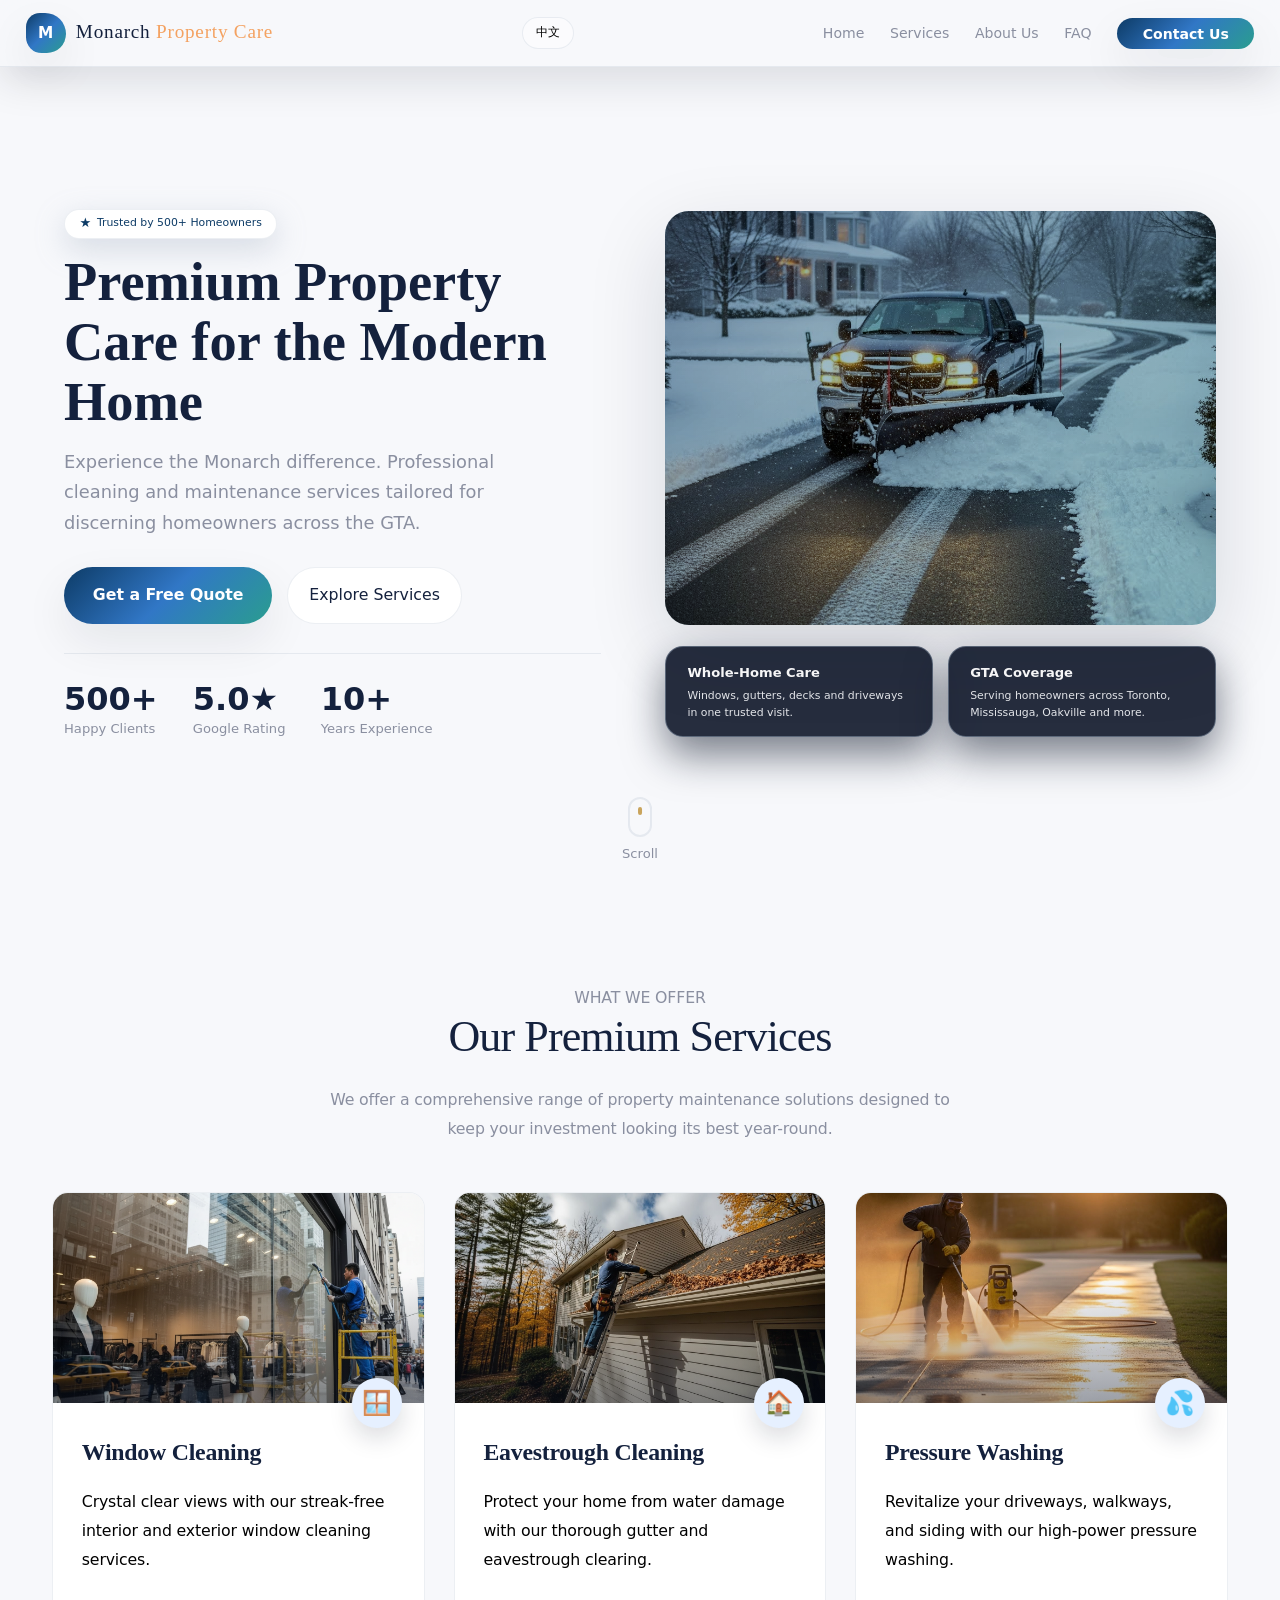
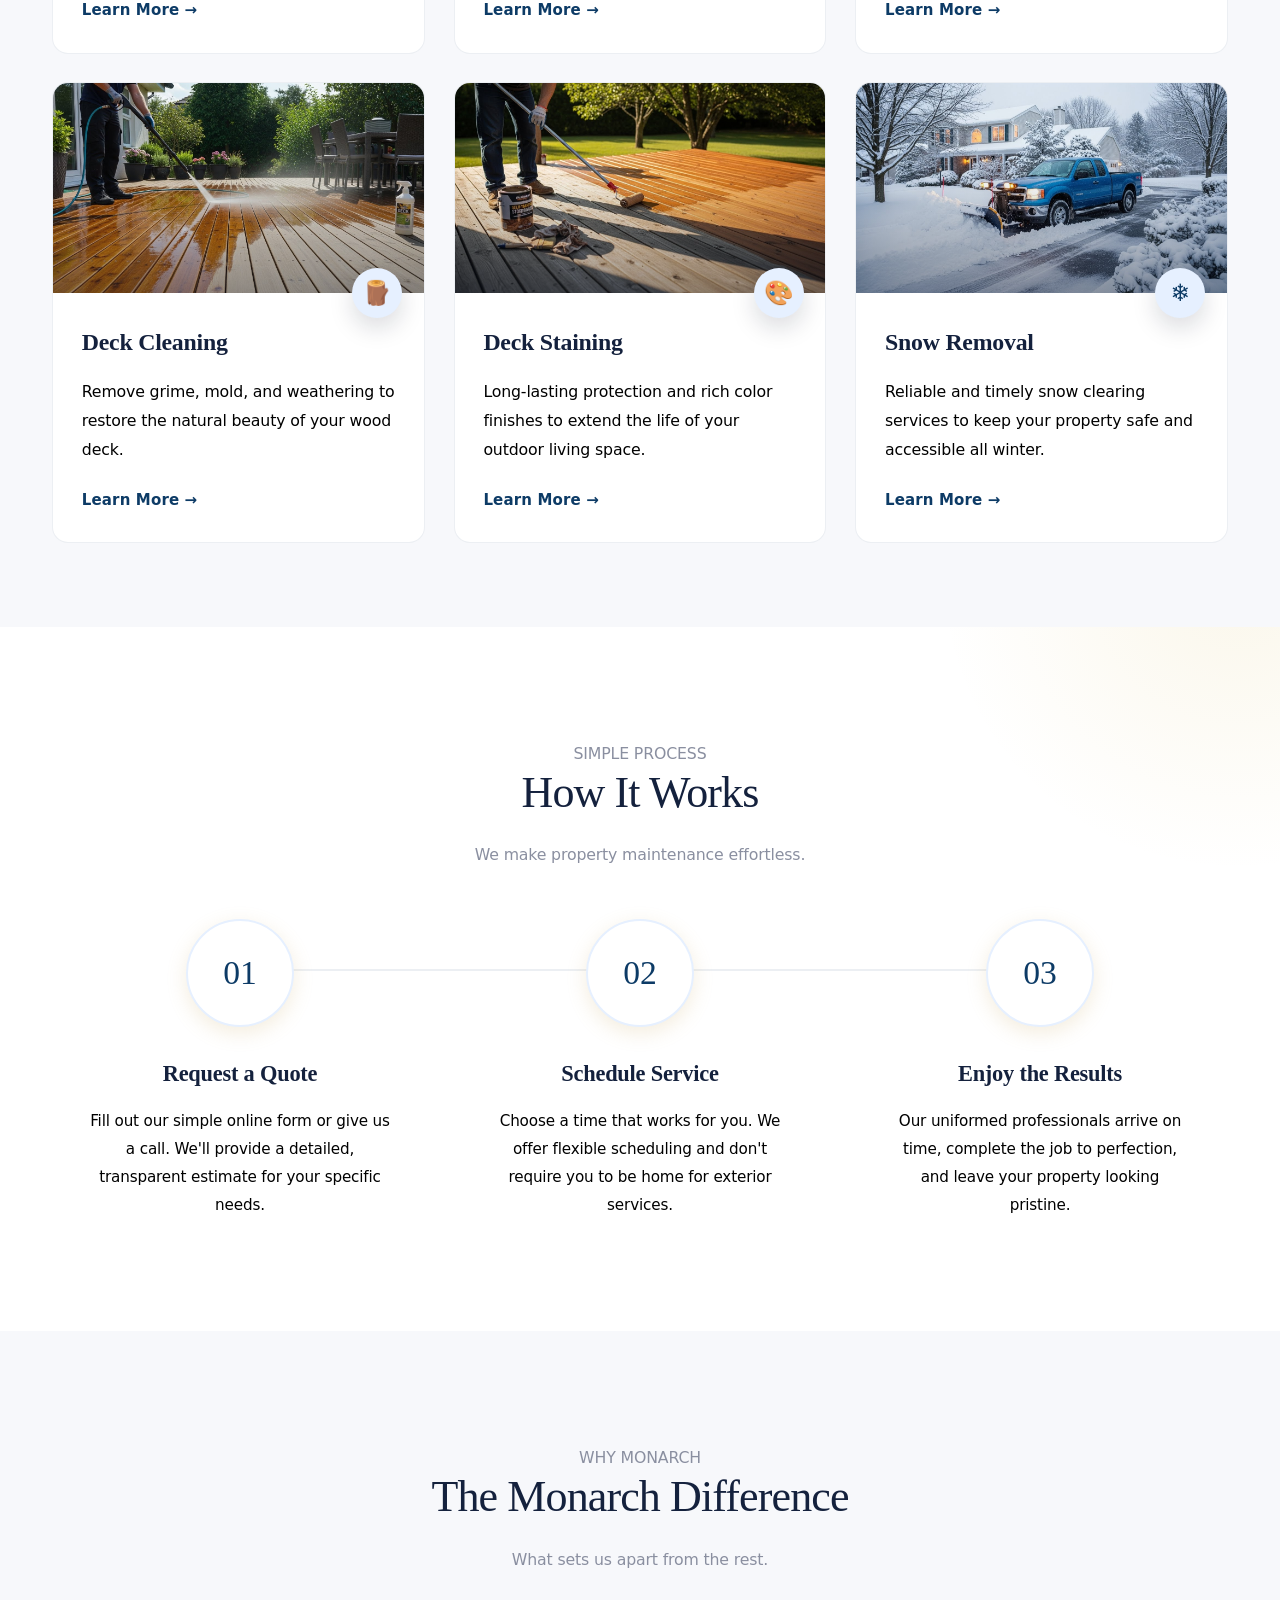
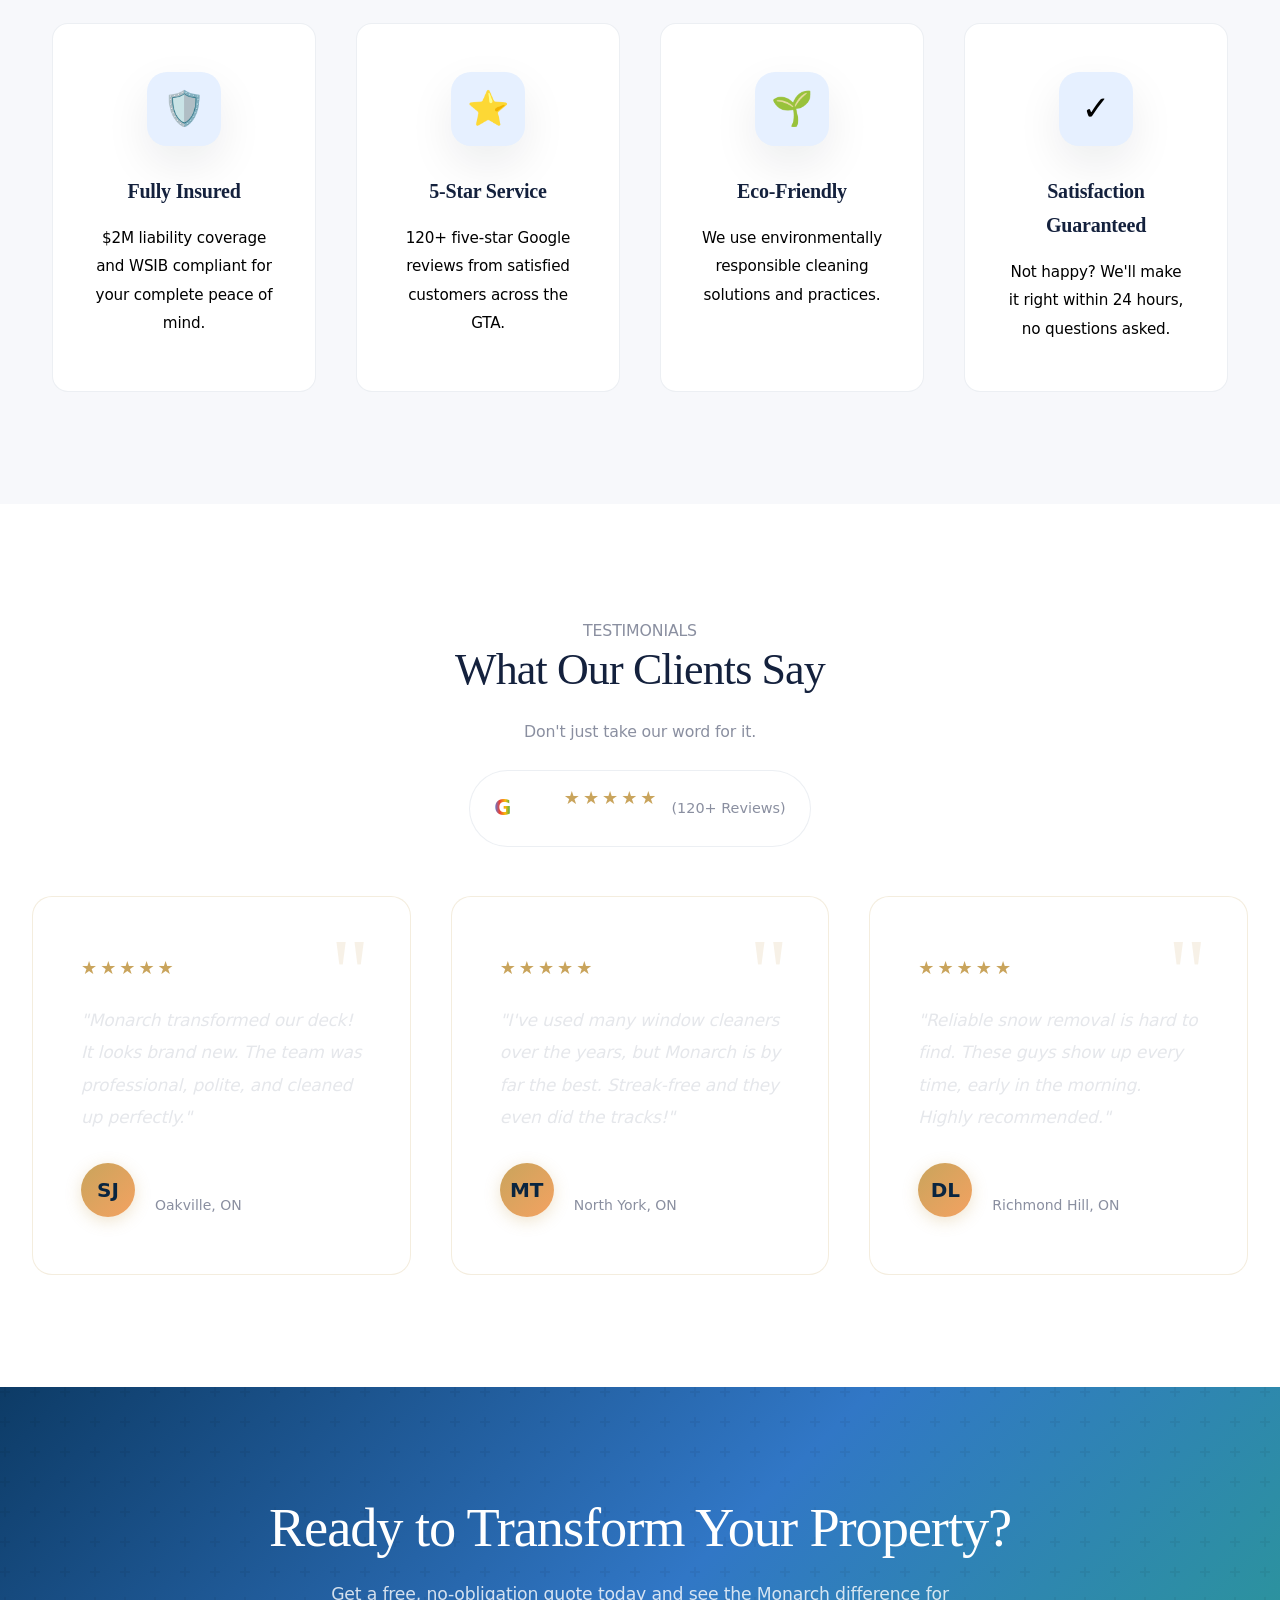
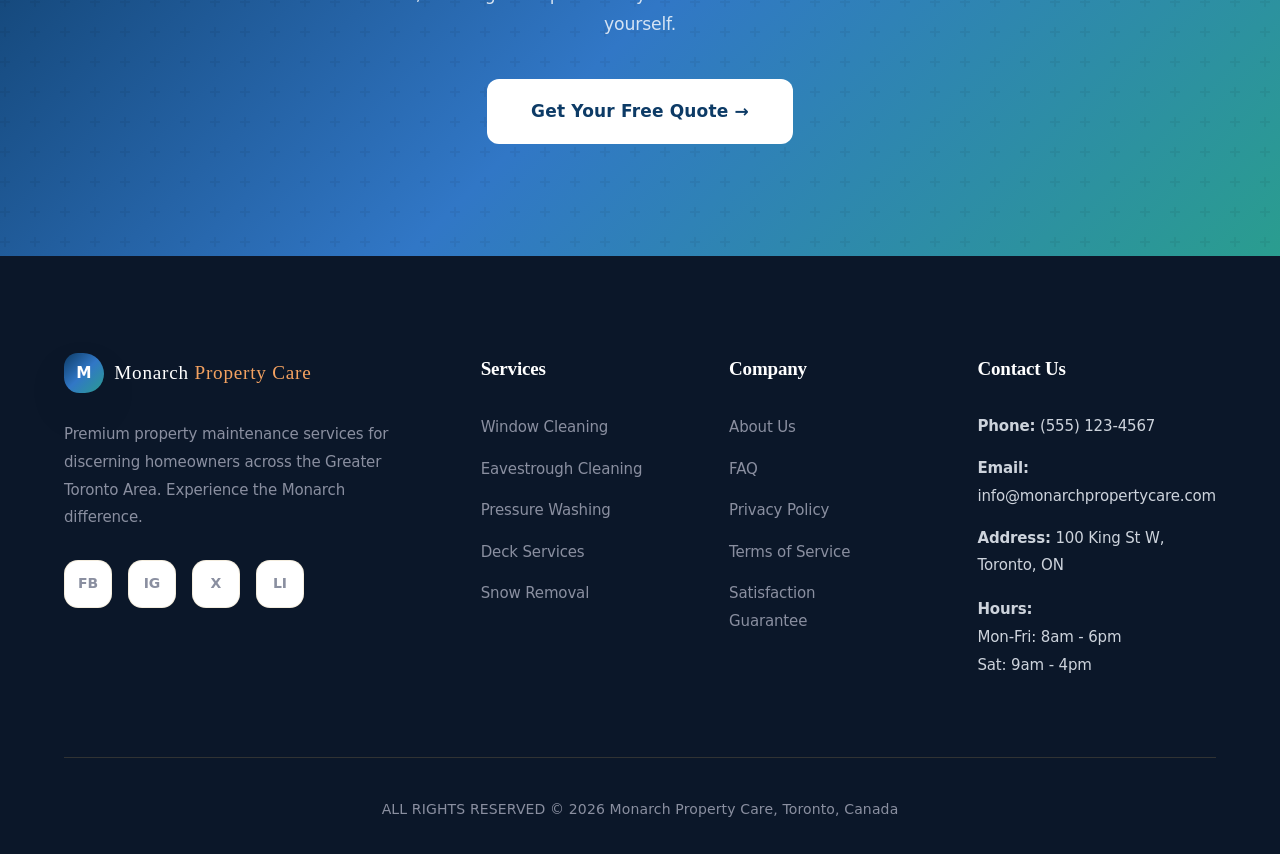
<file: index.html>
<!DOCTYPE html>
<html lang="en">
<head>
    <meta charset="UTF-8">
    <meta name="viewport" content="width=device-width, initial-scale=1.0">
    <title>Monarch Property Care | Premium Property Maintenance Toronto</title>
    <link rel="stylesheet" href="css/style.css">
    <script src="js/translations.js"></script>
</head>
<body>

    <!-- Header Placeholder -->
    <div id="header-placeholder"></div>

    <!-- Hero Section -->
    <section class="hero">
        <div class="hero-inner container">
            <div class="hero-left">
                <div class="hero-badge" data-i18n="home.hero.badge">Trusted by 500+ Homeowners</div>
                <h1 data-i18n="home.hero.title">Elevate Your <span>Property's</span> Potential</h1>
                <p class="hero-subtitle" data-i18n="home.hero.subtitle">Premium cleaning and maintenance services crafted for the modern homeowner. We don't just clean — we transform.</p>
                <div class="hero-buttons">
                    <a href="contact.html" class="btn-primary" data-i18n="home.hero.cta">Get Free Quote →</a>
                    <a href="services.html" class="btn-secondary" data-i18n="home.hero.cta2">Explore Services</a>
                </div>
                <div class="hero-stats">
                    <div class="stat-item">
                        <h3>500+</h3>
                        <p data-i18n="home.stats.clients">Happy Clients</p>
                    </div>
                    <div class="stat-item">
                        <h3>5.0★</h3>
                        <p data-i18n="home.stats.rating">Google Rating</p>
                    </div>
                    <div class="stat-item">
                        <h3>10+</h3>
                        <p data-i18n="home.stats.years">Years Experience</p>
                    </div>
                </div>
            </div>
            <div class="hero-right">
                <div class="hero-photo" id="canvas-container"></div>
                <div class="hero-card-grid">
                    <div class="hero-service-card">
                        <div class="hero-service-label">Whole-Home Care</div>
                        <p>Windows, gutters, decks and driveways in one trusted visit.</p>
                    </div>
                    <div class="hero-service-card">
                        <div class="hero-service-label">GTA Coverage</div>
                        <p>Serving homeowners across Toronto, Mississauga, Oakville and more.</p>
                    </div>
                </div>
            </div>
        </div>
        <div class="scroll-indicator">
            <span></span>
            Scroll
        </div>
    </section>

    <!-- Services Section -->
    <section class="services-section" id="services">
        <div class="section-title animate-on-scroll">
            <p class="section-label" data-i18n="home.services.label">What We Offer</p>
            <h2 data-i18n="home.services.title">Premium Property Services</h2>
            <p data-i18n="home.services.subtitle">Comprehensive solutions to keep your investment pristine year-round.</p>
        </div>

        <div class="services-grid">
            <!-- Window Cleaning -->
            <div class="service-card animate-on-scroll">
                <div class="service-image">
                    <img src="Image Assets/Services/window cleaning after.png" alt="Window Cleaning">
                </div>
                <div class="service-content">
                    <div class="service-icon">🪟</div>
                    <h3 data-i18n="home.services.window.title">Window Cleaning</h3>
                    <p data-i18n="home.services.window.desc">Crystal clear views with streak-free, professional-grade interior and exterior cleaning.</p>
                    <a href="services.html#window-cleaning" class="service-link" data-i18n="home.services.learn">Learn More →</a>
                </div>
            </div>

            <!-- Eavestrough Cleaning -->
            <div class="service-card animate-on-scroll">
                <div class="service-image">
                    <img src="Image Assets/Index/Eavestrough Cleaning.jpeg" alt="Eavestrough Cleaning">
                </div>
                <div class="service-content">
                    <div class="service-icon">🏠</div>
                    <h3 data-i18n="home.services.eaves.title">Eavestrough Cleaning</h3>
                    <p data-i18n="home.services.eaves.desc">Protect your home from water damage with thorough gutter clearing and maintenance.</p>
                    <a href="services.html#eavestrough-cleaning" class="service-link" data-i18n="home.services.learn">Learn More →</a>
                </div>
            </div>

            <!-- Pressure Washing -->
            <div class="service-card animate-on-scroll">
                <div class="service-image">
                    <img src="Image Assets/Index/pressure washing.jpeg" alt="Pressure Washing">
                </div>
                <div class="service-content">
                    <div class="service-icon">💦</div>
                    <h3 data-i18n="home.services.pressure.title">Pressure Washing</h3>
                    <p data-i18n="home.services.pressure.desc">Revitalize driveways, walkways, and siding with high-power surface restoration.</p>
                    <a href="services.html#pressure-washing" class="service-link" data-i18n="home.services.learn">Learn More →</a>
                </div>
            </div>

            <!-- Deck Cleaning -->
            <div class="service-card animate-on-scroll">
                <div class="service-image">
                    <img src="Image Assets/Index/deck cleaning.jpeg" alt="Deck Cleaning">
                </div>
                <div class="service-content">
                    <div class="service-icon">🪵</div>
                    <h3 data-i18n="home.services.deck.title">Deck Cleaning</h3>
                    <p data-i18n="home.services.deck.desc">Remove grime and weathering to restore your deck's natural beauty.</p>
                    <a href="services.html#deck-services" class="service-link" data-i18n="home.services.learn">Learn More →</a>
                </div>
            </div>

            <!-- Deck Staining -->
            <div class="service-card animate-on-scroll">
                <div class="service-image">
                    <img src="Image Assets/Index/Deck Staining.jpeg" alt="Deck Staining">
                </div>
                <div class="service-content">
                    <div class="service-icon">🎨</div>
                    <h3 data-i18n="home.services.stain.title">Deck Staining</h3>
                    <p data-i18n="home.services.stain.desc">Long-lasting protection with rich, beautiful finishes for your outdoor space.</p>
                    <a href="services.html#deck-services" class="service-link" data-i18n="home.services.learn">Learn More →</a>
                </div>
            </div>

            <!-- Snow Removal -->
            <div class="service-card animate-on-scroll">
                <div class="service-image">
                    <img src="Image Assets/Index/snow removal.jpeg" alt="Snow Removal">
                </div>
                <div class="service-content">
                    <div class="service-icon">❄️</div>
                    <h3 data-i18n="home.services.snow.title">Snow Removal</h3>
                    <p data-i18n="home.services.snow.desc">Reliable winter services to keep your property safe and accessible all season.</p>
                    <a href="services.html#snow-removal" class="service-link" data-i18n="home.services.learn">Learn More →</a>
                </div>
            </div>
        </div>
    </section>

    <!-- How It Works Section -->
    <section class="how-it-works-section">
        <div class="section-title animate-on-scroll">
            <p class="section-label" data-i18n="home.how.label">Simple Process</p>
            <h2 data-i18n="home.how.title">How It Works</h2>
            <p data-i18n="home.how.subtitle">Getting started is effortless. Here's how we deliver excellence.</p>
        </div>
        <div class="steps-grid">
            <div class="step-card animate-on-scroll">
                <div class="step-number">01</div>
                <h3 data-i18n="home.how.step1.title">Request a Quote</h3>
                <p data-i18n="home.how.step1.desc">Fill out our simple form or call us. We provide transparent, detailed estimates tailored to your needs.</p>
            </div>
            <div class="step-card animate-on-scroll">
                <div class="step-number">02</div>
                <h3 data-i18n="home.how.step2.title">Schedule Service</h3>
                <p data-i18n="home.how.step2.desc">Choose a time that works for you. Flexible scheduling — no need to be home for exterior services.</p>
            </div>
            <div class="step-card animate-on-scroll">
                <div class="step-number">03</div>
                <h3 data-i18n="home.how.step3.title">Enjoy Results</h3>
                <p data-i18n="home.how.step3.desc">Our professionals arrive on time, complete the job to perfection, and leave your property pristine.</p>
            </div>
        </div>
    </section>

    <!-- Why Choose Us Section -->
    <section class="features-section">
        <div class="section-title animate-on-scroll">
            <p class="section-label" data-i18n="home.why.label">Why Monarch</p>
            <h2 data-i18n="home.why.title">The Monarch Difference</h2>
            <p data-i18n="home.why.subtitle">What sets us apart from the rest.</p>
        </div>
        <div class="features-grid">
            <div class="feature-card animate-on-scroll">
                <div class="feature-icon">🛡️</div>
                <h3 data-i18n="home.why.f1.title">Fully Insured</h3>
                <p data-i18n="home.why.f1.desc">$2M liability coverage and WSIB compliant for your complete peace of mind.</p>
            </div>
            <div class="feature-card animate-on-scroll">
                <div class="feature-icon">⭐</div>
                <h3 data-i18n="home.why.f2.title">5-Star Service</h3>
                <p data-i18n="home.why.f2.desc">120+ five-star Google reviews from satisfied customers across the GTA.</p>
            </div>
            <div class="feature-card animate-on-scroll">
                <div class="feature-icon">🌱</div>
                <h3 data-i18n="home.why.f3.title">Eco-Friendly</h3>
                <p data-i18n="home.why.f3.desc">We use environmentally responsible cleaning solutions and practices.</p>
            </div>
            <div class="feature-card animate-on-scroll">
                <div class="feature-icon">✓</div>
                <h3 data-i18n="home.why.f4.title">Satisfaction Guaranteed</h3>
                <p data-i18n="home.why.f4.desc">Not happy? We'll make it right within 24 hours, no questions asked.</p>
            </div>
        </div>
    </section>

    <!-- Testimonials Section -->
    <section class="testimonials-section">
        <div class="section-title animate-on-scroll">
            <p class="section-label" data-i18n="home.testimonials.label">Testimonials</p>
            <h2 data-i18n="home.testimonials.title">What Our Clients Say</h2>
            <p data-i18n="home.testimonials.subtitle">Don't just take our word for it.</p>
            <a href="https://www.google.com/maps" target="_blank" style="text-decoration: none;">
                <div class="google-rating">
                    <span class="google-logo">G</span>
                    <span class="rating-score">5.0</span>
                    <span class="stars">★★★★★</span>
                    <span class="review-count">(120+ Reviews)</span>
                </div>
            </a>
        </div>
        <div class="testimonials-grid">
            <div class="testimonial-card animate-on-scroll">
                <div class="stars">★★★★★</div>
                <p class="quote" data-i18n="home.testimonials.1">"Monarch transformed our deck! It looks brand new. The team was professional, polite, and cleaned up perfectly."</p>
                <div class="testimonial-author">
                    <div class="author-avatar">SJ</div>
                    <div class="author-info">
                        <h4>Sarah J.</h4>
                        <p>Oakville, ON</p>
                    </div>
                </div>
            </div>
            <div class="testimonial-card animate-on-scroll">
                <div class="stars">★★★★★</div>
                <p class="quote" data-i18n="home.testimonials.2">"I've used many window cleaners over the years, but Monarch is by far the best. Streak-free and they even did the tracks!"</p>
                <div class="testimonial-author">
                    <div class="author-avatar">MT</div>
                    <div class="author-info">
                        <h4>Michael T.</h4>
                        <p>North York, ON</p>
                    </div>
                </div>
            </div>
            <div class="testimonial-card animate-on-scroll">
                <div class="stars">★★★★★</div>
                <p class="quote" data-i18n="home.testimonials.3">"Reliable snow removal is hard to find. These guys show up every time, early in the morning. Highly recommended."</p>
                <div class="testimonial-author">
                    <div class="author-avatar">DL</div>
                    <div class="author-info">
                        <h4>David L.</h4>
                        <p>Richmond Hill, ON</p>
                    </div>
                </div>
            </div>
        </div>
    </section>

    <!-- CTA Section -->
    <section class="cta-section">
        <div class="cta-content animate-on-scroll">
            <h2 data-i18n="home.cta.title">Ready to Transform Your Property?</h2>
            <p data-i18n="home.cta.subtitle">Get a free, no-obligation quote today and see the Monarch difference for yourself.</p>
            <a href="contact.html" class="btn-dark" data-i18n="home.cta.button">Get Your Free Quote →</a>
        </div>
    </section>

    <!-- Footer Placeholder -->
    <footer>
        <div id="footer-placeholder"></div>
    </footer>

    <!-- Scripts -->
    <script src="js/main.js"></script>

</body>
</html>
</file>
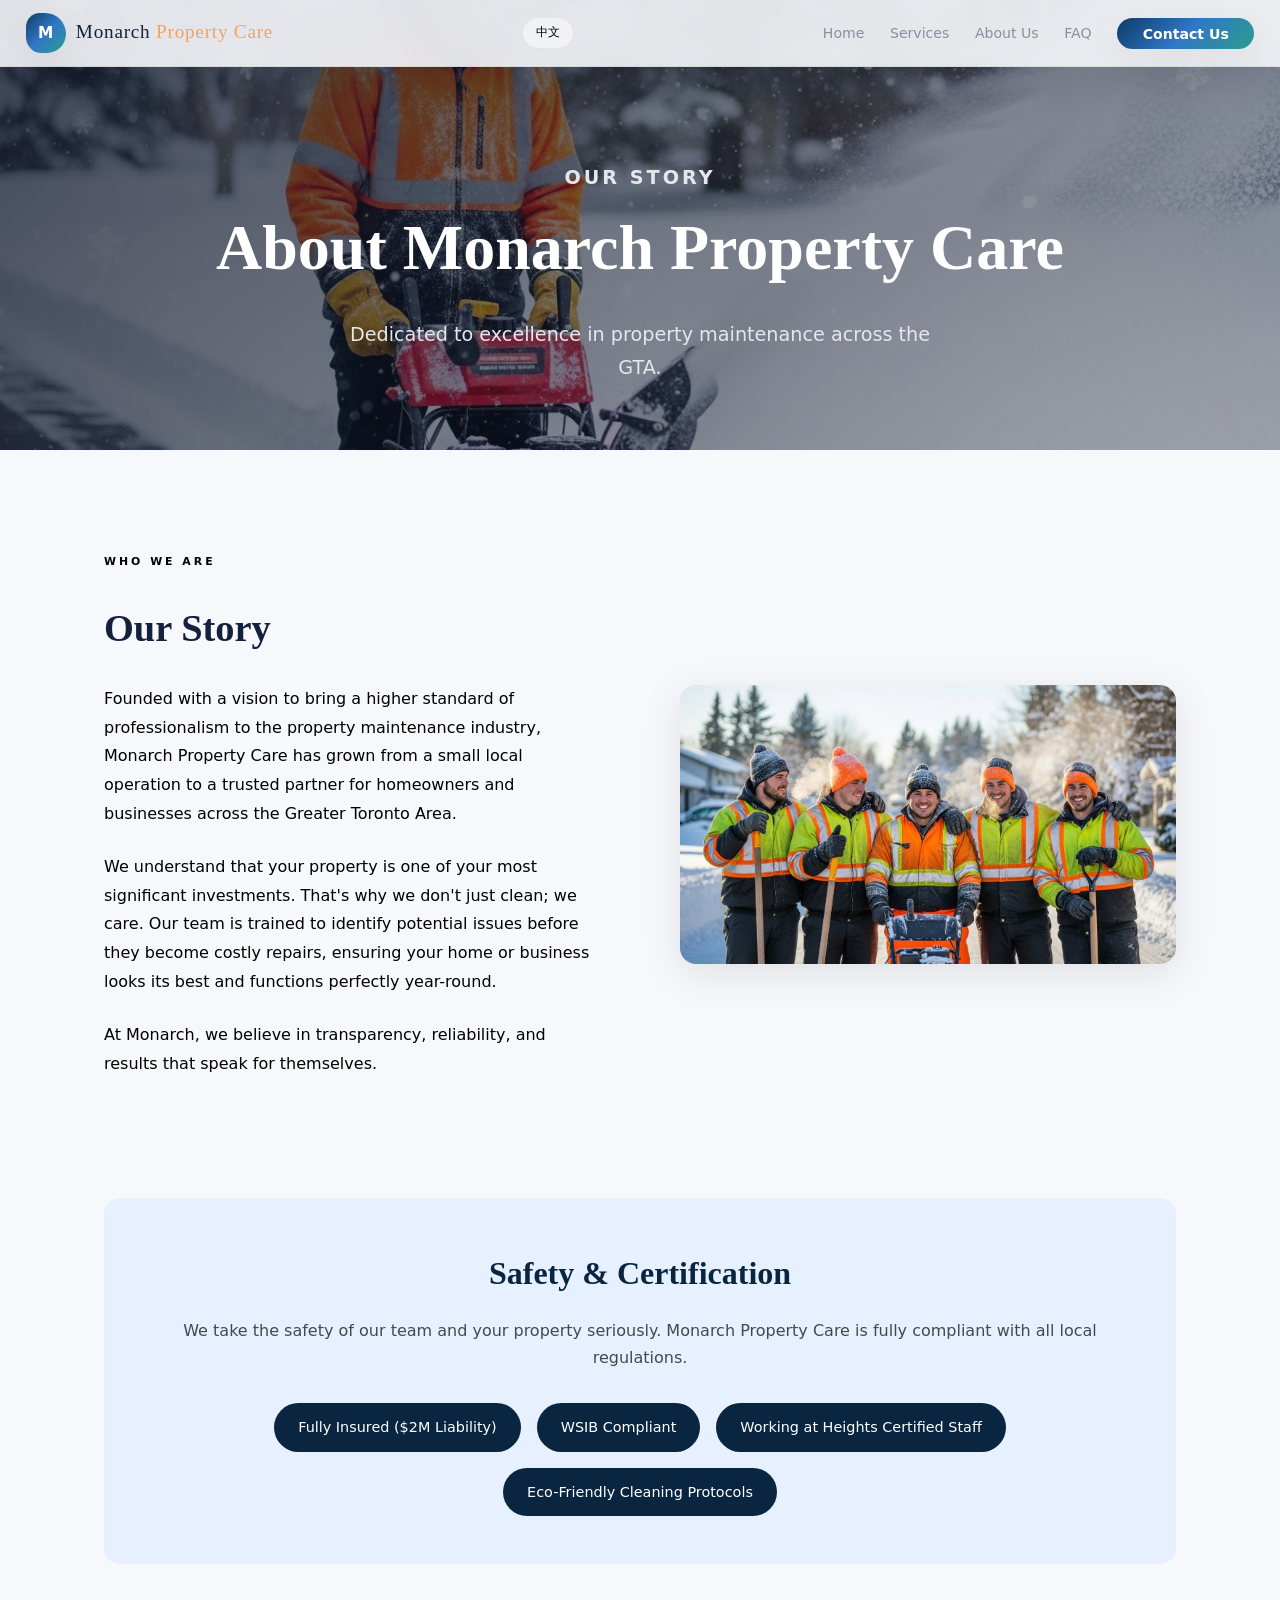
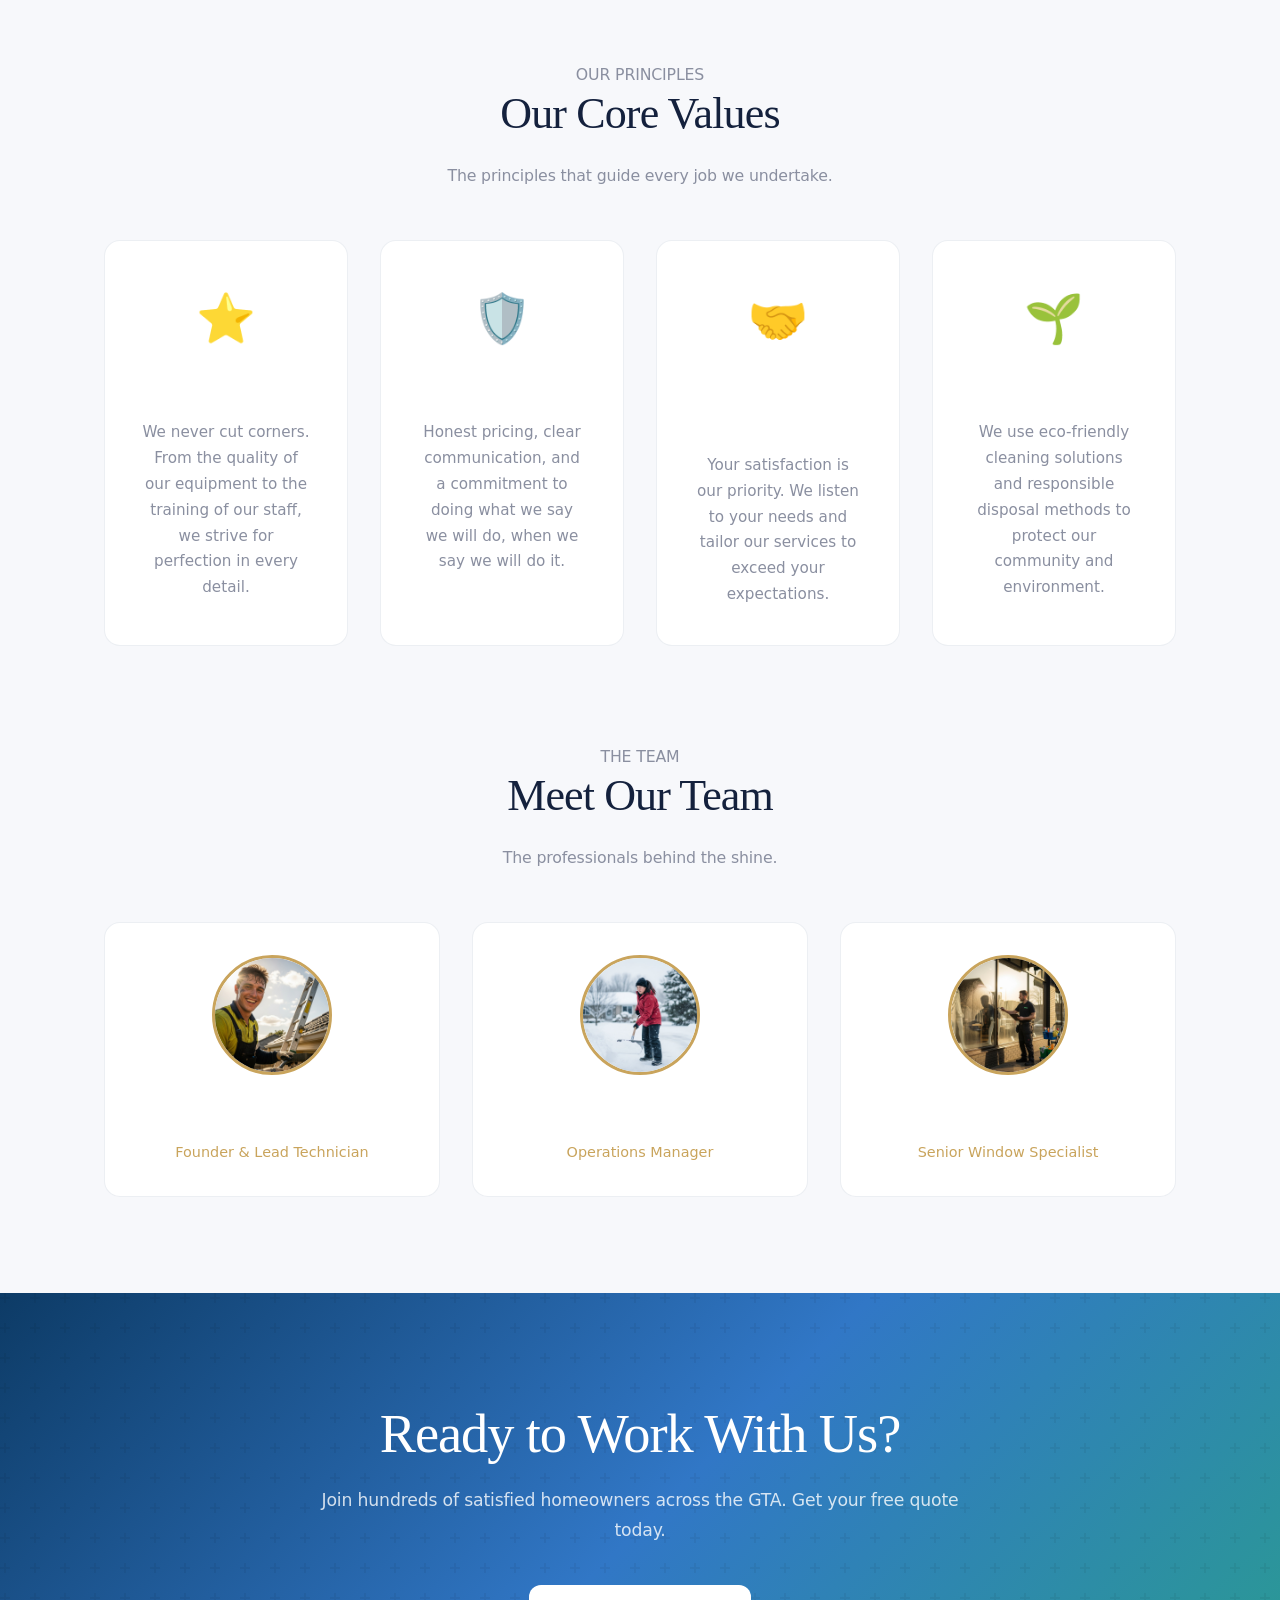
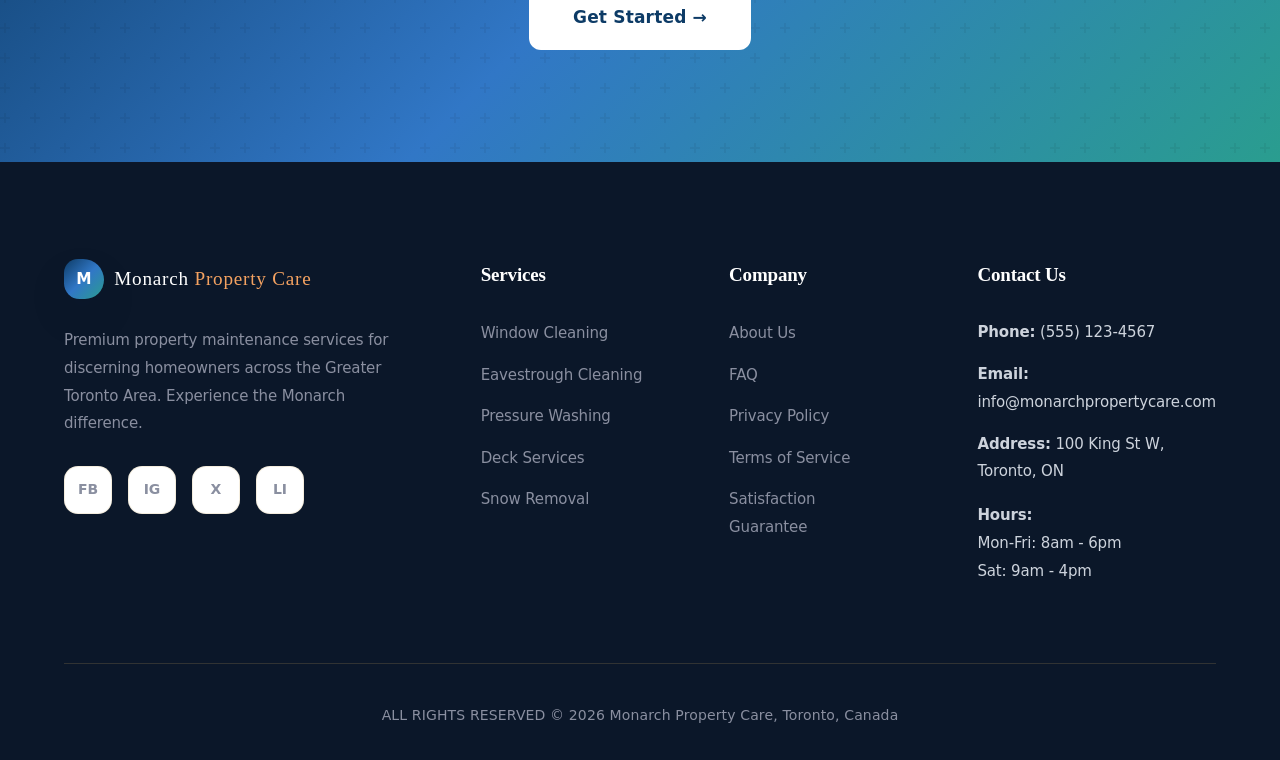
<file: about.html>
<!DOCTYPE html>
<html lang="en">
<head>
    <meta charset="UTF-8">
    <meta name="viewport" content="width=device-width, initial-scale=1.0">
    <title>About Us | Monarch Property Care</title>
    <link rel="stylesheet" href="css/style.css">
    <script src="js/translations.js"></script>
</head>
<body>

    <!-- Header Placeholder -->
    <div id="header-placeholder"></div>

    <!-- Page Hero -->
    <section class="page-hero" style="background-image: url('Image Assets/About Us/about us hero section.jpeg');">
        <div class="hero-content">
            <p class="section-label" data-i18n="about.hero.label">Our Story</p>
            <h1 data-i18n="about.hero.title">About Monarch Property Care</h1>
            <p data-i18n="about.hero.subtitle">Dedicated to excellence in property maintenance across the Greater Toronto Area.</p>
        </div>
    </section>

    <!-- About Content -->
    <section class="about-section">
        <div class="about-grid animate-on-scroll">
            <div class="about-content">
                <p class="section-label" data-i18n="about.story.label">Who We Are</p>
                <h2 data-i18n="about.story.title">Our Story</h2>
                <p data-i18n="about.story.p1">Founded with a vision to bring a higher standard of professionalism to the property maintenance industry, Monarch Property Care has grown from a small local operation to a trusted partner for homeowners and businesses across the Greater Toronto Area.</p>
                <p data-i18n="about.story.p2">We understand that your property is one of your most significant investments. That's why we don't just clean; we care. Our team is trained to identify potential issues before they become costly repairs, ensuring your home or business looks its best and functions perfectly year-round.</p>
                <p data-i18n="about.story.p3">At Monarch, we believe in transparency, reliability, and results that speak for themselves. Every job we take on is an opportunity to exceed expectations.</p>
            </div>
            <div class="about-image">
                <img src="Image Assets/About Us/snow removal team.jpeg" alt="Our Team">
            </div>
        </div>

        <!-- Safety & Standards -->
        <div class="safety-section animate-on-scroll">
            <div class="safety-content">
                <h2 data-i18n="about.safety.title">Safety & Certification</h2>
                <p data-i18n="about.safety.desc">We take the safety of our team and your property seriously. Monarch Property Care is fully compliant with all local regulations and industry standards.</p>
                <ul class="safety-list">
                    <li data-i18n="about.safety.l1">Fully Insured ($2M Liability)</li>
                    <li data-i18n="about.safety.l2">WSIB Compliant</li>
                    <li data-i18n="about.safety.l3">Working at Heights Certified</li>
                    <li data-i18n="about.safety.l4">Eco-Friendly Protocols</li>
                </ul>
            </div>
        </div>

        <!-- Core Values -->
        <div class="animate-on-scroll">
            <div class="section-title">
                <p class="section-label" data-i18n="about.values.label">Our Principles</p>
                <h2 data-i18n="about.values.title">Core Values</h2>
                <p data-i18n="about.values.subtitle">The principles that guide every job we undertake.</p>
            </div>
            <div class="values-grid">
                <div class="value-card">
                    <div class="value-icon">⭐</div>
                    <h3 data-i18n="about.values.exc.title">Excellence</h3>
                    <p data-i18n="about.values.exc.desc">We never cut corners. From equipment quality to staff training, we strive for perfection in every detail.</p>
                </div>
                <div class="value-card">
                    <div class="value-icon">🛡️</div>
                    <h3 data-i18n="about.values.int.title">Integrity</h3>
                    <p data-i18n="about.values.int.desc">Honest pricing, clear communication, and a commitment to doing what we say, when we say it.</p>
                </div>
                <div class="value-card">
                    <div class="value-icon">🤝</div>
                    <h3 data-i18n="about.values.cust.title">Customer Focus</h3>
                    <p data-i18n="about.values.cust.desc">Your satisfaction is our priority. We listen to your needs and tailor services to exceed expectations.</p>
                </div>
                <div class="value-card">
                    <div class="value-icon">🌱</div>
                    <h3 data-i18n="about.values.sus.title">Sustainability</h3>
                    <p data-i18n="about.values.sus.desc">We use eco-friendly solutions and responsible disposal methods to protect our community.</p>
                </div>
            </div>
        </div>

        <!-- Team Section -->
        <div class="team-section animate-on-scroll">
            <div class="section-title">
                <p class="section-label" data-i18n="about.team.label">The Team</p>
                <h2 data-i18n="about.team.title">Meet Our Experts</h2>
                <p data-i18n="about.team.subtitle">The professionals behind the shine.</p>
            </div>
            <div class="team-grid">
                <div class="team-member">
                    <img src="Image Assets/About Us/James Wilson.jpeg" alt="James Wilson" class="member-photo">
                    <h3>James Wilson</h3>
                    <p data-i18n="about.team.james">Founder & Lead Technician</p>
                </div>
                <div class="team-member">
                    <img src="Image Assets/About Us/Sarah Chen.jpeg" alt="Sarah Chen" class="member-photo">
                    <h3>Sarah Chen</h3>
                    <p data-i18n="about.team.sarah">Operations Manager</p>
                </div>
                <div class="team-member">
                    <img src="Image Assets/About Us/Mike Ross.jpeg" alt="Mike Ross" class="member-photo">
                    <h3>Mike Ross</h3>
                    <p data-i18n="about.team.mike">Senior Window Specialist</p>
                </div>
            </div>
        </div>
    </section>

    <!-- CTA Section -->
    <section class="cta-section">
        <div class="cta-content animate-on-scroll">
            <h2 data-i18n="about.cta.title">Ready to Work With Us?</h2>
            <p data-i18n="about.cta.subtitle">Join hundreds of satisfied homeowners across the GTA. Get your free quote today.</p>
            <a href="contact.html" class="btn-dark" data-i18n="about.cta.button">Get Started →</a>
        </div>
    </section>

    <!-- Footer Placeholder -->
    <footer>
        <div id="footer-placeholder"></div>
    </footer>

    <!-- Scripts -->
    <script src="js/main.js"></script>

</body>
</html>
</file>
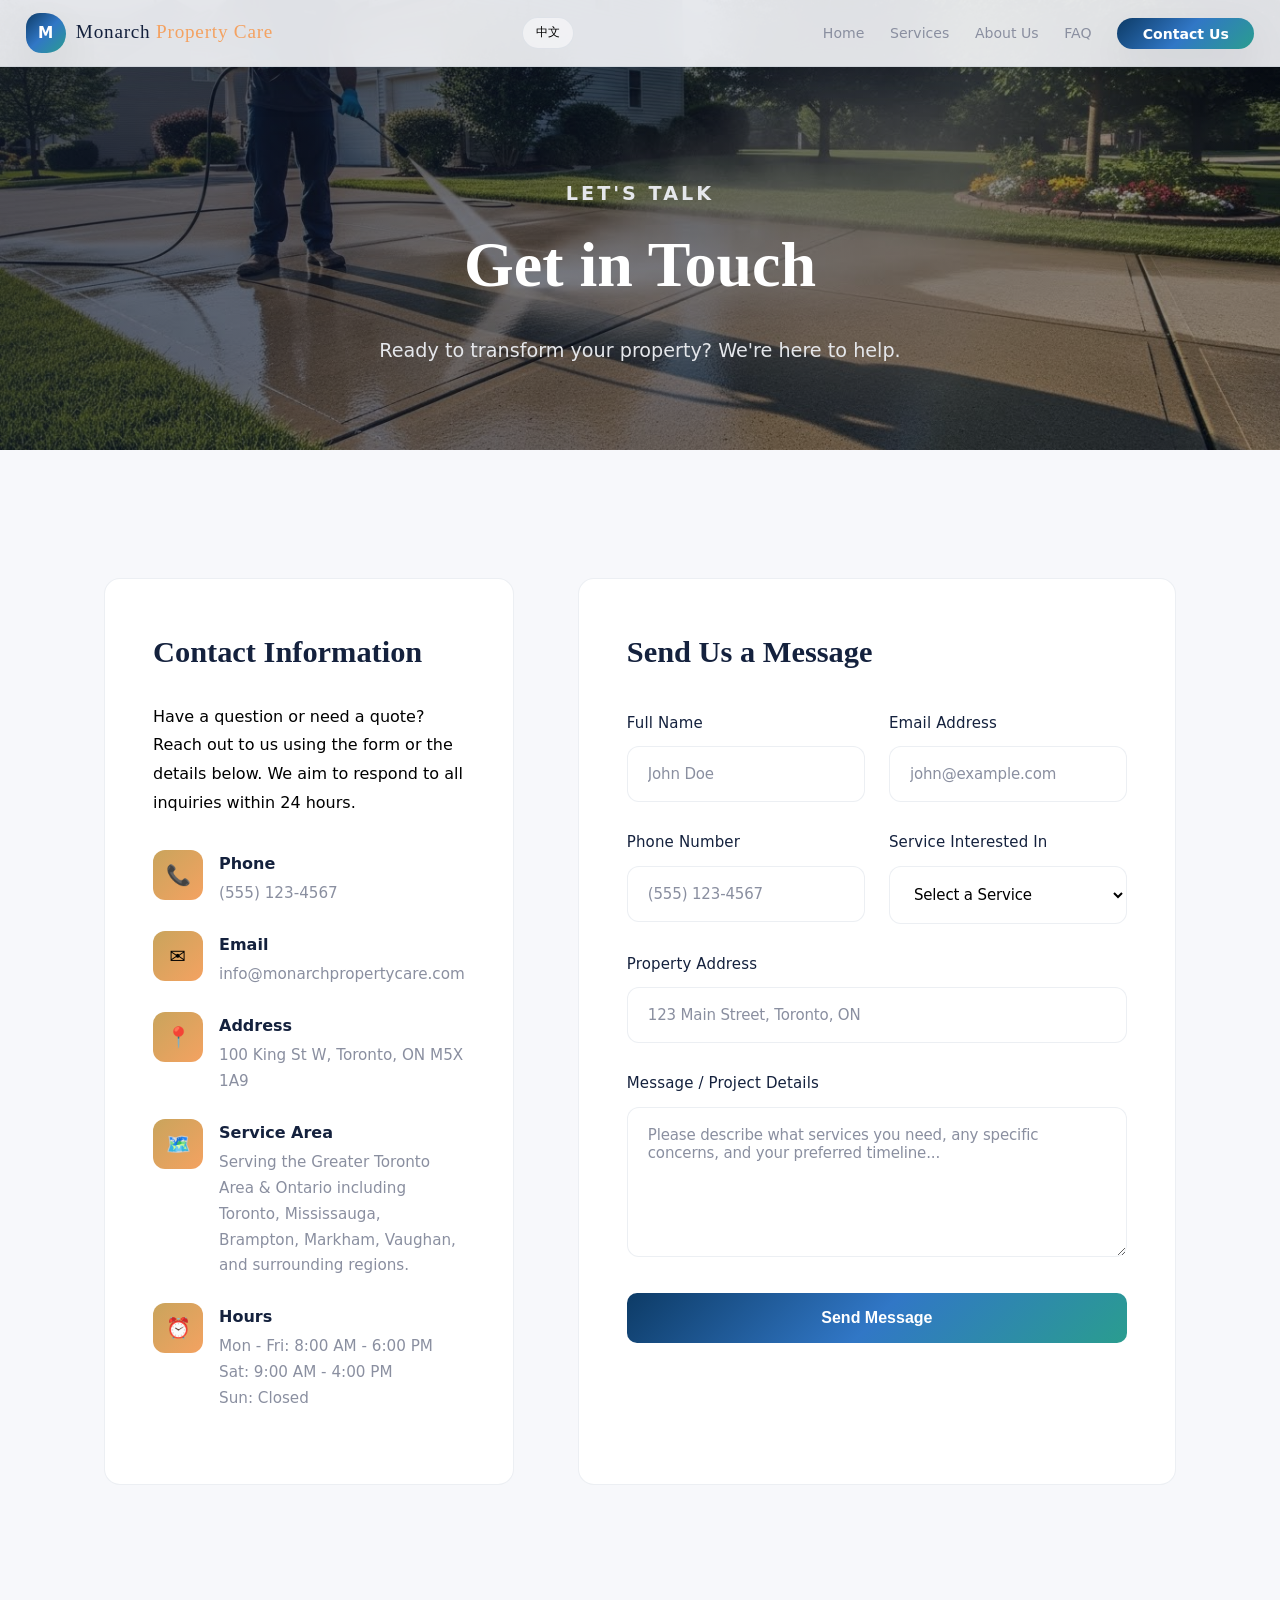
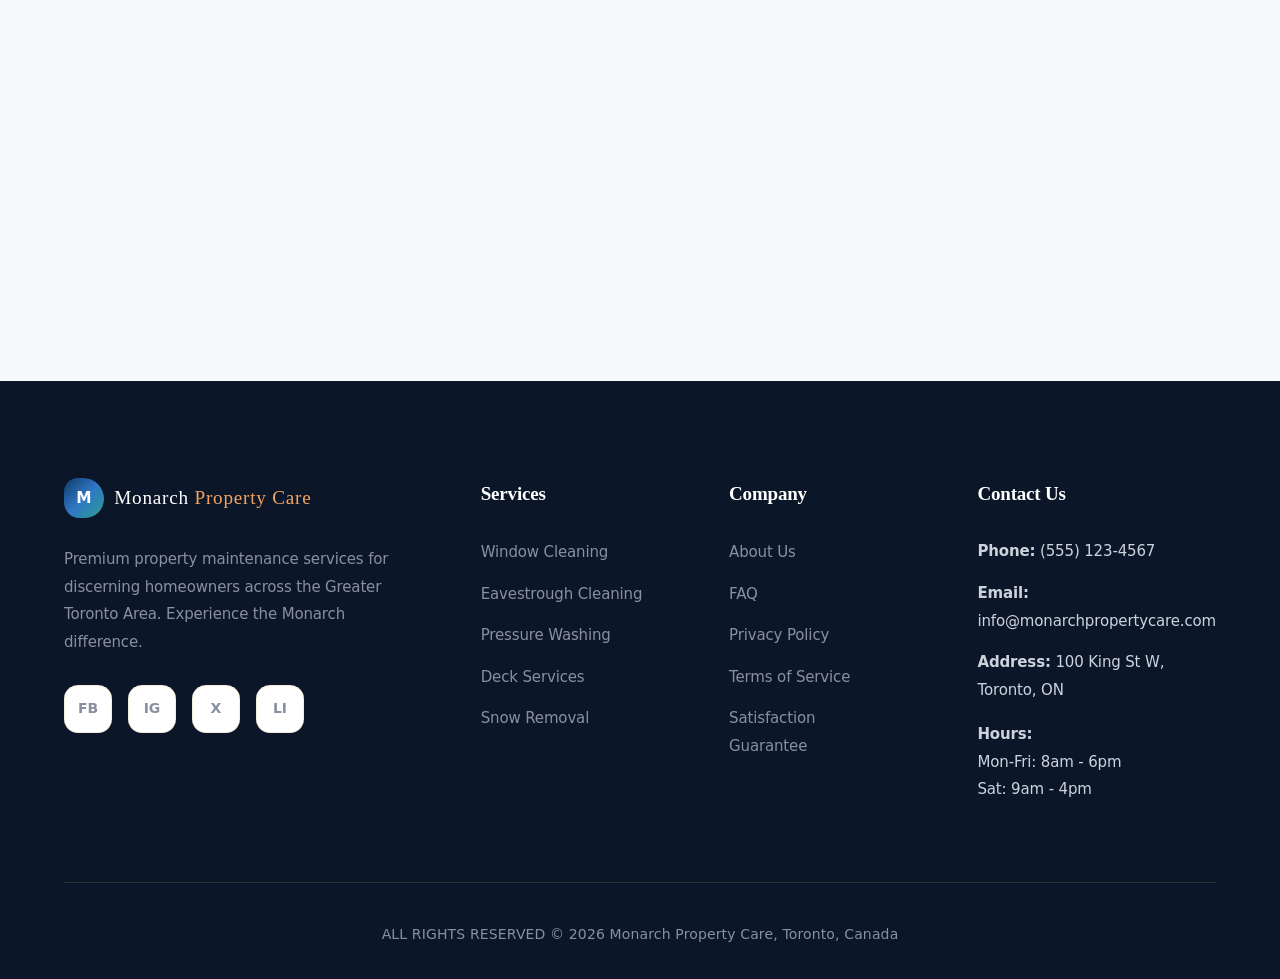
<file: contact.html>
<!DOCTYPE html>
<html lang="en">
<head>
    <meta charset="UTF-8">
    <meta name="viewport" content="width=device-width, initial-scale=1.0">
    <title>Contact Us | Monarch Property Care</title>
    <link rel="stylesheet" href="css/style.css">
    <script src="js/translations.js"></script>
</head>
<body>

    <!-- Header Placeholder -->
    <div id="header-placeholder"></div>

    <!-- Page Hero -->
    <section class="page-hero" style="background-image: url('Image Assets/get in touch hero.jpeg');">
        <div class="hero-content">
            <p class="section-label" data-i18n="contact.hero.label">Let's Talk</p>
            <h1 data-i18n="contact.hero.title">Get in Touch</h1>
            <p data-i18n="contact.hero.subtitle">Ready to transform your property? We're here to help.</p>
        </div>
    </section>

    <!-- Contact Container -->
    <div class="contact-container animate-on-scroll">
        
        <!-- Contact Info -->
        <div class="contact-info">
            <h2 data-i18n="contact.info.title">Contact Information</h2>
            <p data-i18n="contact.info.desc">Have a question or need a quote? Reach out to us using the form or the details below. We aim to respond to all inquiries within 24 hours.</p>
            
            <div class="info-item">
                <div class="info-icon">📞</div>
                <div>
                    <h3 data-i18n="contact.phone.title">Phone</h3>
                    <p>(555) 123-4567</p>
                </div>
            </div>

            <div class="info-item">
                <div class="info-icon">✉️</div>
                <div>
                    <h3 data-i18n="contact.email.title">Email</h3>
                    <p>info@monarchpropertycare.com</p>
                </div>
            </div>

            <div class="info-item">
                <div class="info-icon">📍</div>
                <div>
                    <h3 data-i18n="contact.address.title">Address</h3>
                    <p>100 King St W, Toronto, ON M5X 1A9</p>
                </div>
            </div>

            <div class="info-item">
                <div class="info-icon">🗺️</div>
                <div>
                    <h3 data-i18n="contact.area.title">Service Area</h3>
                    <p data-i18n="contact.area.desc">Serving the Greater Toronto Area including Toronto, Mississauga, Brampton, Markham, Vaughan, Oakville, and surrounding regions.</p>
                </div>
            </div>

            <div class="info-item">
                <div class="info-icon">⏰</div>
                <div>
                    <h3 data-i18n="contact.hours.title">Business Hours</h3>
                    <p data-i18n="contact.hours.desc">Mon - Fri: 8:00 AM - 6:00 PM<br>Sat: 9:00 AM - 4:00 PM<br>Sun: Closed</p>
                </div>
            </div>
        </div>

        <!-- Contact Form -->
        <div class="contact-form-wrapper">
            <h2 data-i18n="contact.form.title">Send Us a Message</h2>
            <form action="#" method="POST">
                <div class="form-row">
                    <div class="form-group">
                        <label for="name" data-i18n="contact.form.name">Full Name *</label>
                        <input type="text" id="name" name="name" required placeholder="John Doe">
                    </div>
                    <div class="form-group">
                        <label for="email" data-i18n="contact.form.email">Email Address *</label>
                        <input type="email" id="email" name="email" required placeholder="john@example.com">
                    </div>
                </div>

                <div class="form-row">
                    <div class="form-group">
                        <label for="phone" data-i18n="contact.form.phone">Phone Number</label>
                        <input type="tel" id="phone" name="phone" placeholder="(555) 123-4567">
                    </div>
                    <div class="form-group">
                        <label for="service" data-i18n="contact.form.service">Service Interested In</label>
                        <select id="service" name="service">
                            <option value="" data-i18n="contact.form.select">Select a Service...</option>
                            <option value="window-cleaning" data-i18n="contact.form.option.window">Window Cleaning</option>
                            <option value="eavestrough" data-i18n="contact.form.option.eaves">Eavestrough Cleaning</option>
                            <option value="pressure-washing" data-i18n="contact.form.option.pressure">Pressure Washing</option>
                            <option value="deck" data-i18n="contact.form.option.deck">Deck Cleaning/Staining</option>
                            <option value="snow" data-i18n="contact.form.option.snow">Snow Removal</option>
                            <option value="other" data-i18n="contact.form.option.other">Other / Multiple Services</option>
                        </select>
                    </div>
                </div>

                <div class="form-group">
                    <label for="address" data-i18n="contact.form.address">Property Address</label>
                    <input type="text" id="address" name="address" placeholder="123 Main Street, Toronto, ON">
                </div>

                <div class="form-group">
                    <label for="message" data-i18n="contact.form.message">Tell Us About Your Project *</label>
                    <textarea id="message" name="message" rows="5" required placeholder="Please describe what services you need, any specific concerns, and your preferred timeline..."></textarea>
                </div>

                <button type="submit" class="btn-submit" data-i18n="contact.form.submit">Send Message →</button>
            </form>
        </div>
    </div>

    <!-- Map Section -->
    <div class="map-section">
        <iframe 
            src="https://www.google.com/maps/embed?pb=!1m18!1m12!1m3!1d2887.2692853965!2d-79.38318!3d43.64856!2m3!1f0!2f0!3f0!3m2!1i1024!2i768!4f13.1!3m3!1m2!1s0x882b34d68bf33a9b%3A0x15edd8c4de1c7581!2sToronto%2C%20ON%2C%20Canada!5e0!3m2!1sen!2sus!4v1234567890"
            width="100%" 
            height="100%" 
            style="border:0;" 
            allowfullscreen="" 
            loading="lazy">
        </iframe>
    </div>

    <!-- Footer Placeholder -->
    <footer>
        <div id="footer-placeholder"></div>
    </footer>

    <!-- Scripts -->
    <script src="js/main.js"></script>

</body>
</html>
</file>
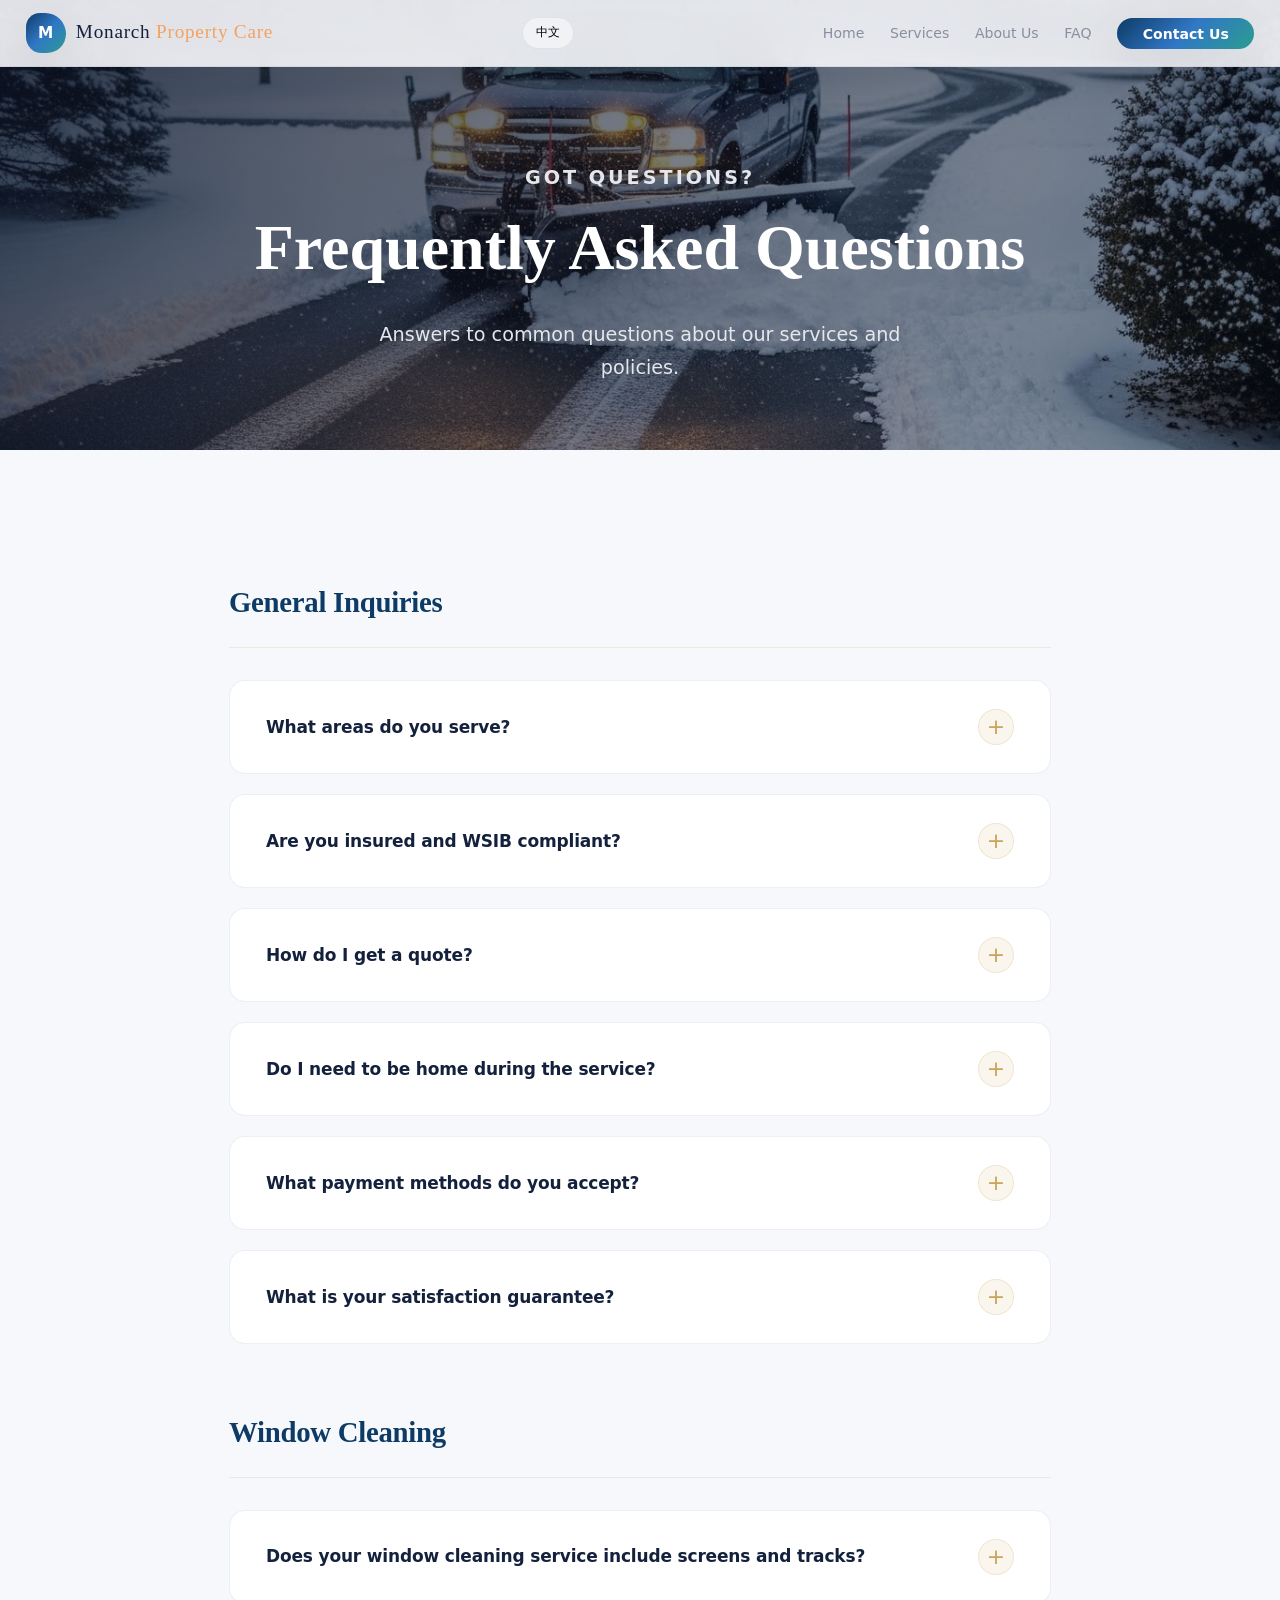
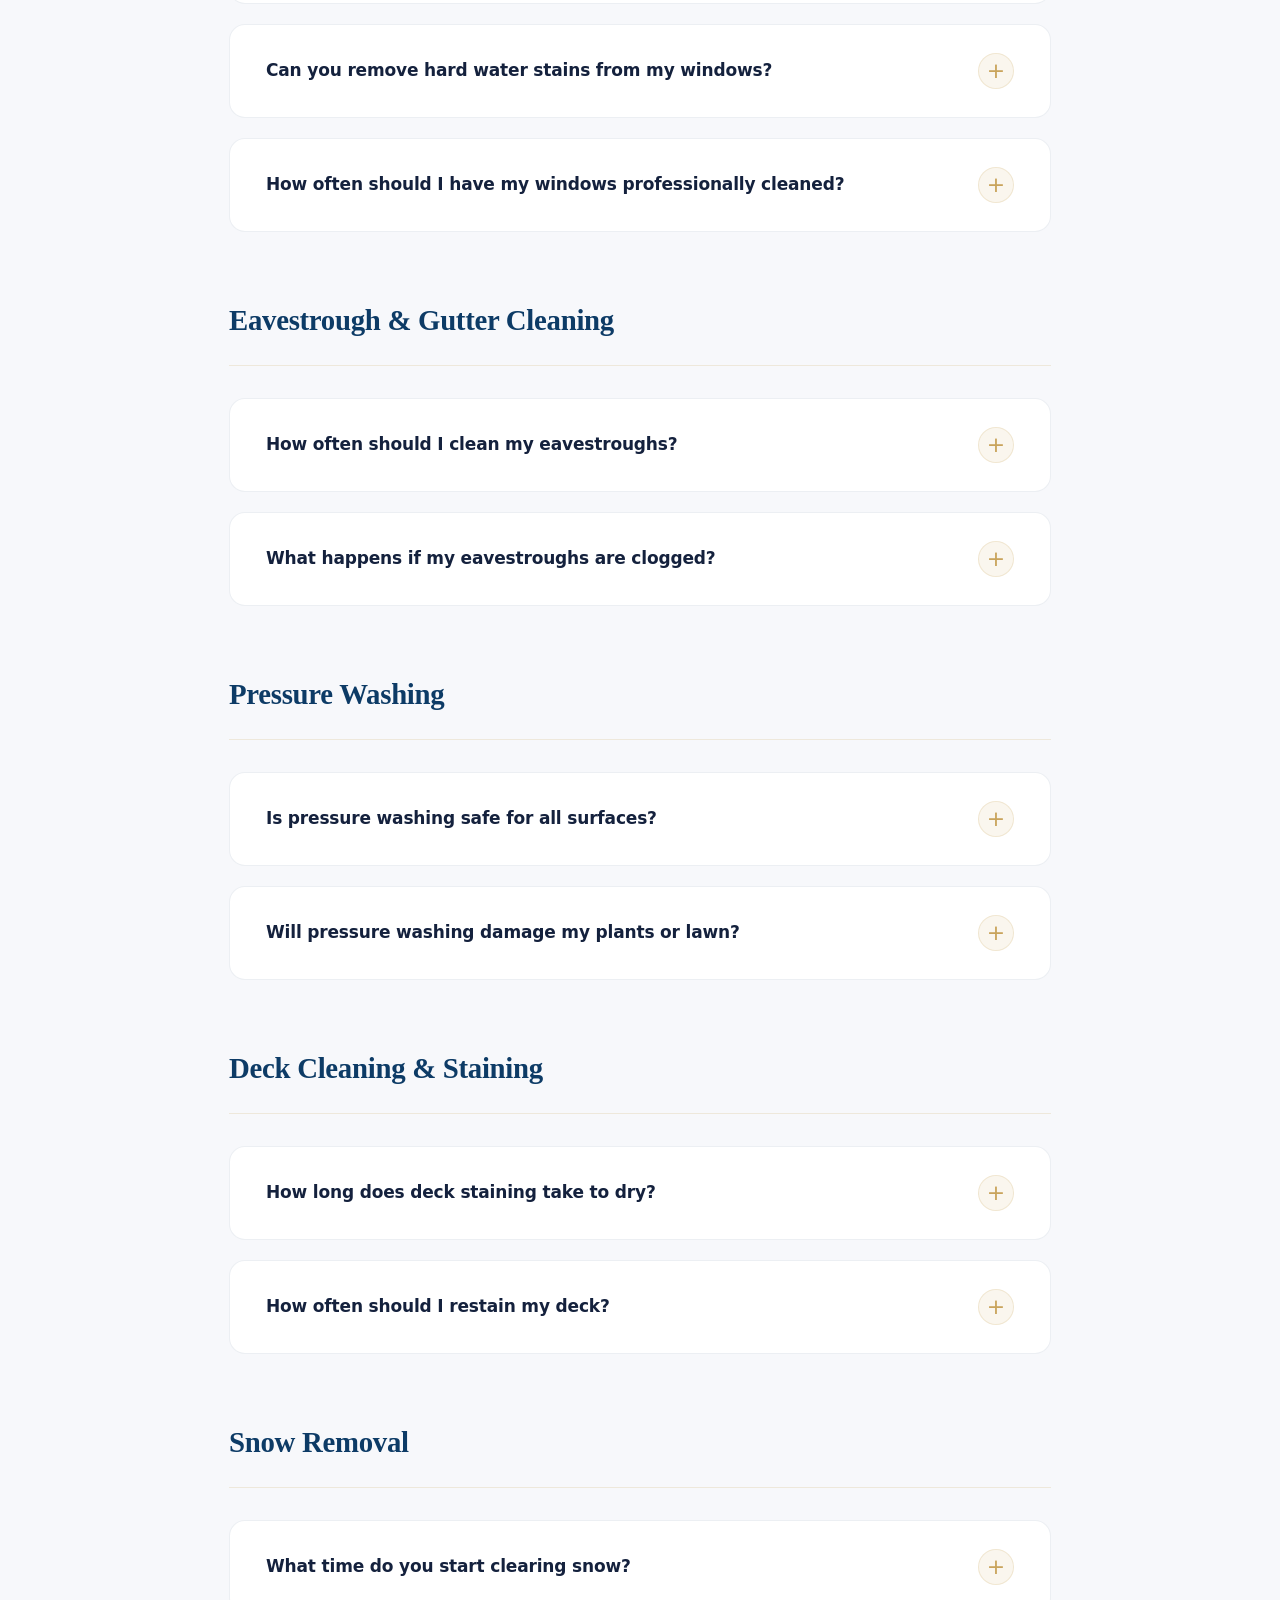
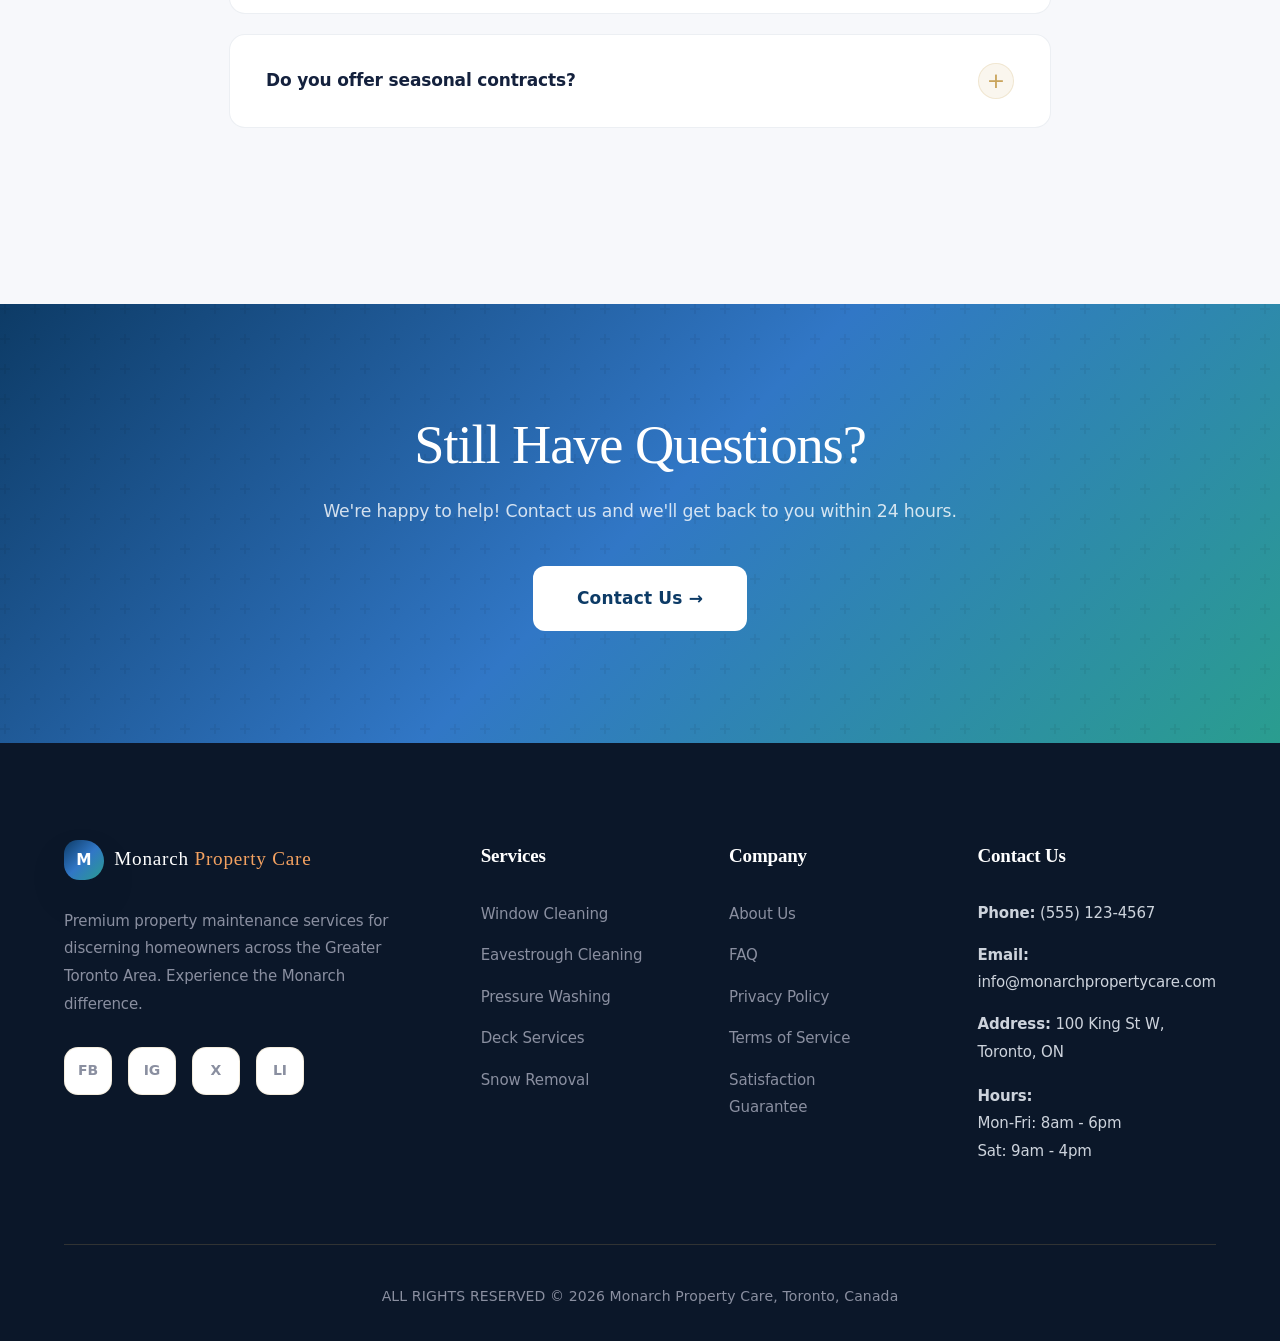
<file: faq.html>
<!DOCTYPE html>
<html lang="en">
<head>
    <meta charset="UTF-8">
    <meta name="viewport" content="width=device-width, initial-scale=1.0">
    <title>FAQ | Monarch Property Care</title>
    <link rel="stylesheet" href="css/style.css">
    <script src="js/translations.js"></script>
</head>
<body>

    <!-- Header Placeholder -->
    <div id="header-placeholder"></div>

    <!-- Page Hero -->
    <section class="page-hero" style="background-image: url('Image Assets/Index/hero section.jpeg');">
        <div class="hero-content">
            <p class="section-label" data-i18n="faq.hero.label">Got Questions?</p>
            <h1 data-i18n="faq.hero.title">Frequently Asked Questions</h1>
            <p data-i18n="faq.hero.subtitle">Answers to common questions about our services and policies.</p>
        </div>
    </section>

    <!-- FAQ Container -->
    <div class="faq-container">
        
        <!-- General Questions -->
        <div class="faq-category animate-on-scroll">
            <h2 data-i18n="faq.gen.title">General Inquiries</h2>
            
            <div class="faq-item">
                <div class="faq-question">
                    <span data-i18n="faq.q1">What areas do you serve?</span>
                    <span class="faq-toggle">+</span>
                </div>
                <div class="faq-answer">
                    <p data-i18n="faq.a1">Monarch Property Care proudly serves the entire Greater Toronto Area (GTA), including Toronto, North York, Etobicoke, Scarborough, Mississauga, Oakville, Richmond Hill, Markham, and Vaughan.</p>
                </div>
            </div>

            <div class="faq-item">
                <div class="faq-question">
                    <span data-i18n="faq.q2">Are you insured and WSIB compliant?</span>
                    <span class="faq-toggle">+</span>
                </div>
                <div class="faq-answer">
                    <p data-i18n="faq.a2">Yes, absolutely. We carry $2M in comprehensive liability insurance and all our staff are fully covered under WSIB. We prioritize safety and professionalism in every job we undertake.</p>
                </div>
            </div>

            <div class="faq-item">
                <div class="faq-question">
                    <span data-i18n="faq.q3">How do I get a quote?</span>
                    <span class="faq-toggle">+</span>
                </div>
                <div class="faq-answer">
                    <p data-i18n="faq.a3">Getting a quote is simple! You can fill out the form on our Contact page, call us directly, or send an email. For standard services like window cleaning or gutter cleaning, we can often provide an estimate over the phone or via email using satellite imagery. For larger projects like deck restoration, we may schedule a quick, free site visit.</p>
                </div>
            </div>

            <div class="faq-item">
                <div class="faq-question">
                    <span data-i18n="faq.q4">Do I need to be home during the service?</span>
                    <span class="faq-toggle">+</span>
                </div>
                <div class="faq-answer">
                    <p data-i18n="faq.a4">For exterior services (window cleaning, pressure washing, eavestrough cleaning, snow removal), you do not need to be home as long as we have access to the water supply and the work areas (e.g., unlocked gates). For interior window cleaning, we require someone to be present to grant access.</p>
                </div>
            </div>

            <div class="faq-item">
                <div class="faq-question">
                    <span data-i18n="faq.q5">What payment methods do you accept?</span>
                    <span class="faq-toggle">+</span>
                </div>
                <div class="faq-answer">
                    <p data-i18n="faq.a5">We accept all major credit cards (Visa, Mastercard, Amex), Interac e-Transfer, and cash. Payment is typically due upon completion of the service to ensure your complete satisfaction.</p>
                </div>
            </div>

            <div class="faq-item">
                <div class="faq-question">
                    <span data-i18n="faq.q6">What is your satisfaction guarantee?</span>
                    <span class="faq-toggle">+</span>
                </div>
                <div class="faq-answer">
                    <p data-i18n="faq.a6">We stand behind our work 100%. If you are not completely satisfied with any aspect of our service, please let us know within 24 hours, and we will return to make it right at no extra cost.</p>
                </div>
            </div>
        </div>

        <!-- Window Cleaning -->
        <div class="faq-category animate-on-scroll">
            <h2>Window Cleaning</h2>

            <div class="faq-item">
                <div class="faq-question">
                    <span>Does your window cleaning service include screens and tracks?</span>
                    <span class="faq-toggle">+</span>
                </div>
                <div class="faq-answer">
                    <p>Yes! Our premium window cleaning service includes wiping down the frames and sills. Screen cleaning and deep track detailing can be added to your package for a complete restoration.</p>
                </div>
            </div>

            <div class="faq-item">
                <div class="faq-question">
                    <span>Can you remove hard water stains from my windows?</span>
                    <span class="faq-toggle">+</span>
                </div>
                <div class="faq-answer">
                    <p>In most cases, yes. Hard water stains caused by sprinklers or mineral deposits can often be removed with specialized solutions. Severe etching may require restoration services, which we can assess during a free consultation.</p>
                </div>
            </div>

            <div class="faq-item">
                <div class="faq-question">
                    <span>How often should I have my windows professionally cleaned?</span>
                    <span class="faq-toggle">+</span>
                </div>
                <div class="faq-answer">
                    <p>For most homes, we recommend professional window cleaning 2-4 times per year, depending on your surroundings (trees, construction, traffic). Homes near major roads or with lots of trees may benefit from more frequent cleaning.</p>
                </div>
            </div>
        </div>

        <!-- Eavestrough Cleaning -->
        <div class="faq-category animate-on-scroll">
            <h2>Eavestrough & Gutter Cleaning</h2>

            <div class="faq-item">
                <div class="faq-question">
                    <span>How often should I clean my eavestroughs?</span>
                    <span class="faq-toggle">+</span>
                </div>
                <div class="faq-answer">
                    <p>We recommend cleaning eavestroughs at least twice a year: once in late spring (after tree seeds and blossoms fall) and once in late autumn (after leaves have dropped). Homes surrounded by many trees may require more frequent cleaning.</p>
                </div>
            </div>

            <div class="faq-item">
                <div class="faq-question">
                    <span>What happens if my eavestroughs are clogged?</span>
                    <span class="faq-toggle">+</span>
                </div>
                <div class="faq-answer">
                    <p>Clogged gutters can cause water to overflow and damage your roof, fascia, siding, and foundation. In winter, ice dams can form, leading to leaks and costly repairs. Regular cleaning prevents these issues.</p>
                </div>
            </div>
        </div>

        <!-- Pressure Washing -->
        <div class="faq-category animate-on-scroll">
            <h2>Pressure Washing</h2>

            <div class="faq-item">
                <div class="faq-question">
                    <span>Is pressure washing safe for all surfaces?</span>
                    <span class="faq-toggle">+</span>
                </div>
                <div class="faq-answer">
                    <p>Not all surfaces are suitable for high-pressure washing. We assess each job individually and adjust our equipment and techniques accordingly. For delicate surfaces like painted wood or older brick, we use softwash methods with lower pressure and specialized cleaning solutions.</p>
                </div>
            </div>

            <div class="faq-item">
                <div class="faq-question">
                    <span>Will pressure washing damage my plants or lawn?</span>
                    <span class="faq-toggle">+</span>
                </div>
                <div class="faq-answer">
                    <p>We take great care to protect your landscaping. We pre-wet plants and rinse them after using any cleaning solutions. Our eco-friendly products are biodegradable and plant-safe.</p>
                </div>
            </div>
        </div>

        <!-- Deck Services -->
        <div class="faq-category animate-on-scroll">
            <h2>Deck Cleaning & Staining</h2>

            <div class="faq-item">
                <div class="faq-question">
                    <span>How long does deck staining take to dry?</span>
                    <span class="faq-toggle">+</span>
                </div>
                <div class="faq-answer">
                    <p>Most stains are dry to the touch within 24-48 hours, depending on weather conditions. We recommend waiting at least 48-72 hours before placing furniture back on the deck and avoiding heavy foot traffic during this time.</p>
                </div>
            </div>

            <div class="faq-item">
                <div class="faq-question">
                    <span>How often should I restain my deck?</span>
                    <span class="faq-toggle">+</span>
                </div>
                <div class="faq-answer">
                    <p>This depends on the type of stain, sun exposure, and foot traffic. Generally, transparent stains last 1-2 years, semi-transparent stains 2-3 years, and solid stains 3-5 years. We can assess your deck and recommend the best maintenance schedule.</p>
                </div>
            </div>
        </div>

        <!-- Snow Removal -->
        <div class="faq-category animate-on-scroll">
            <h2>Snow Removal</h2>

            <div class="faq-item">
                <div class="faq-question">
                    <span>What time do you start clearing snow?</span>
                    <span class="faq-toggle">+</span>
                </div>
                <div class="faq-answer">
                    <p>Our crews begin work early in the morning (typically starting at 5 AM) to ensure your property is cleared before you need to leave for work. For heavy snowfalls, we may make multiple passes throughout the day.</p>
                </div>
            </div>

            <div class="faq-item">
                <div class="faq-question">
                    <span>Do you offer seasonal contracts?</span>
                    <span class="faq-toggle">+</span>
                </div>
                <div class="faq-answer">
                    <p>Yes! We offer both per-visit and seasonal contract options. Seasonal contracts provide peace of mind with a fixed price for the entire winter season, regardless of how many snowfalls we receive. Contact us for details.</p>
                </div>
            </div>
        </div>

    </div>

    <!-- CTA Section -->
    <section class="cta-section">
        <div class="cta-content animate-on-scroll">
            <h2 data-i18n="faq.cta.title">Still Have Questions?</h2>
            <p data-i18n="faq.cta.subtitle">We're happy to help! Contact us and we'll get back to you within 24 hours.</p>
            <a href="contact.html" class="btn-dark" data-i18n="faq.cta.button">Contact Us →</a>
        </div>
    </section>

    <!-- Footer Placeholder -->
    <footer>
        <div id="footer-placeholder"></div>
    </footer>

    <!-- Scripts -->
    <script src="js/main.js"></script>

</body>
</html>
</file>
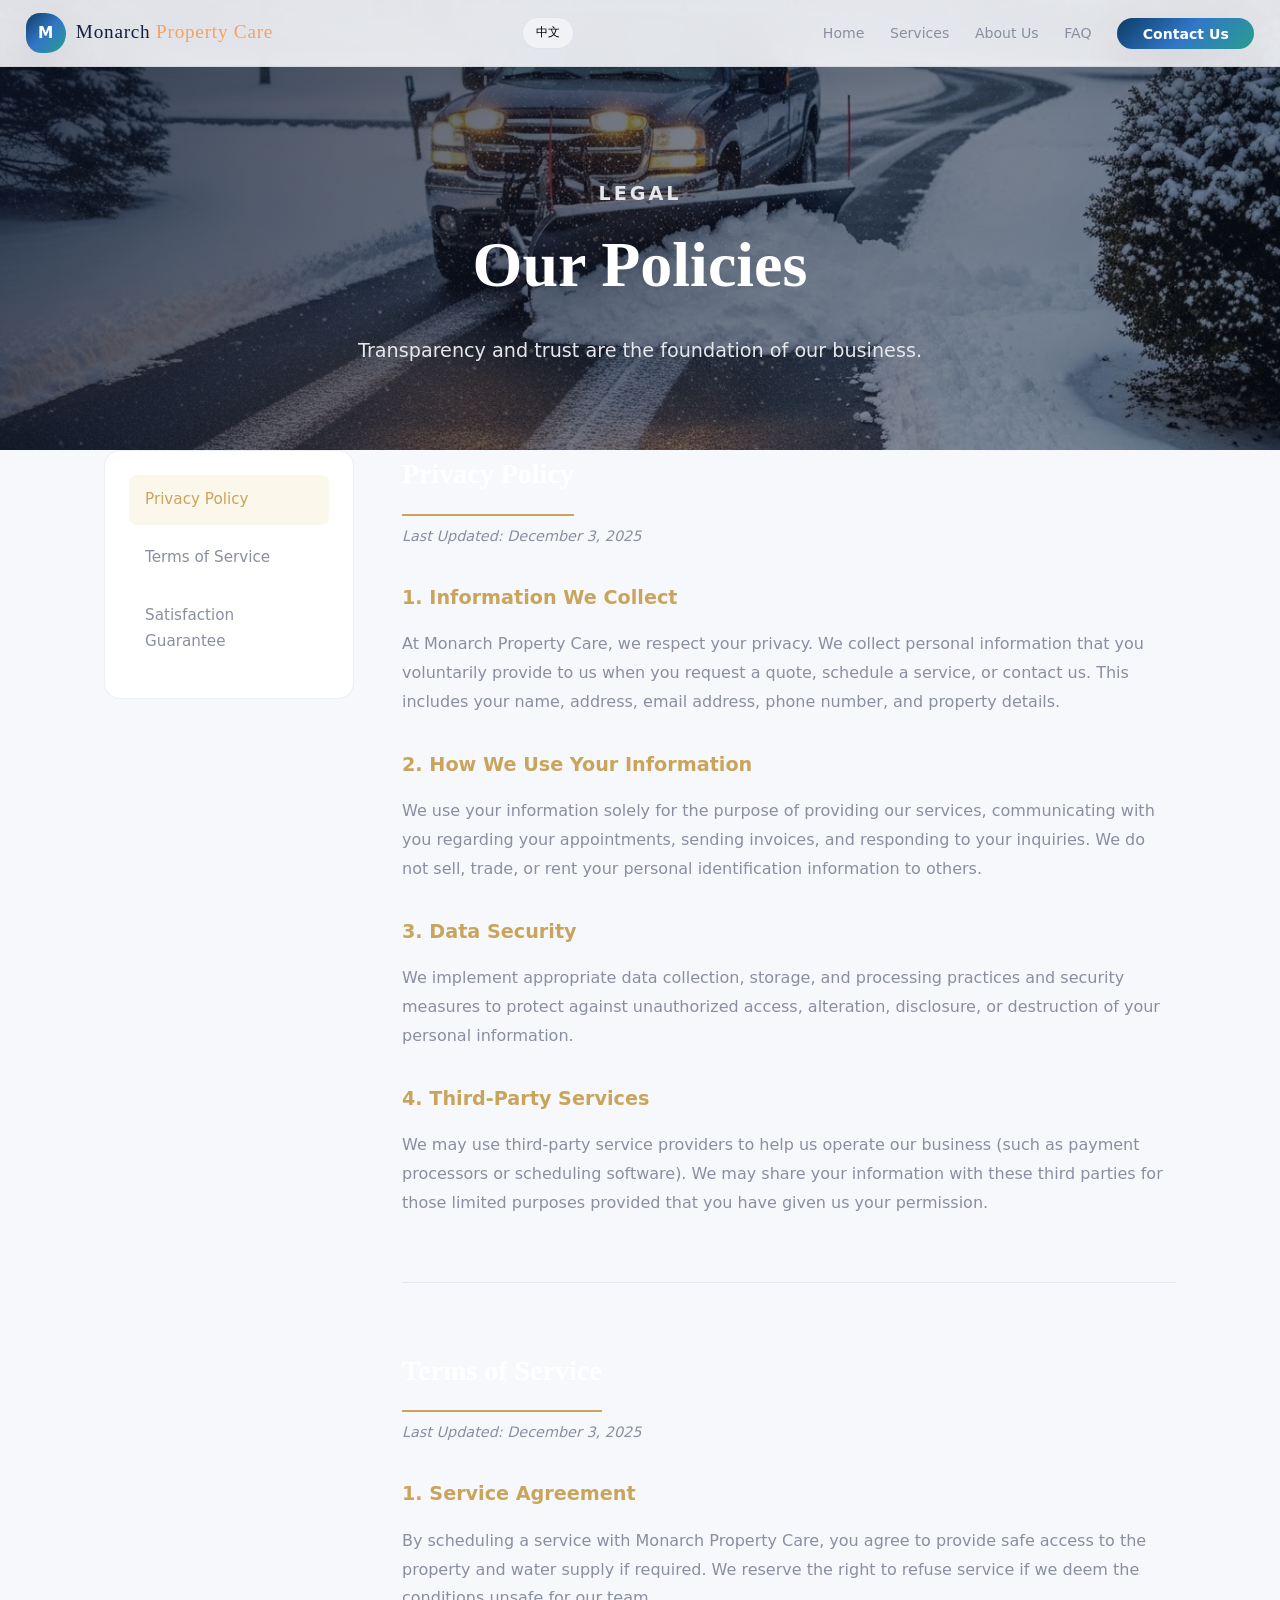
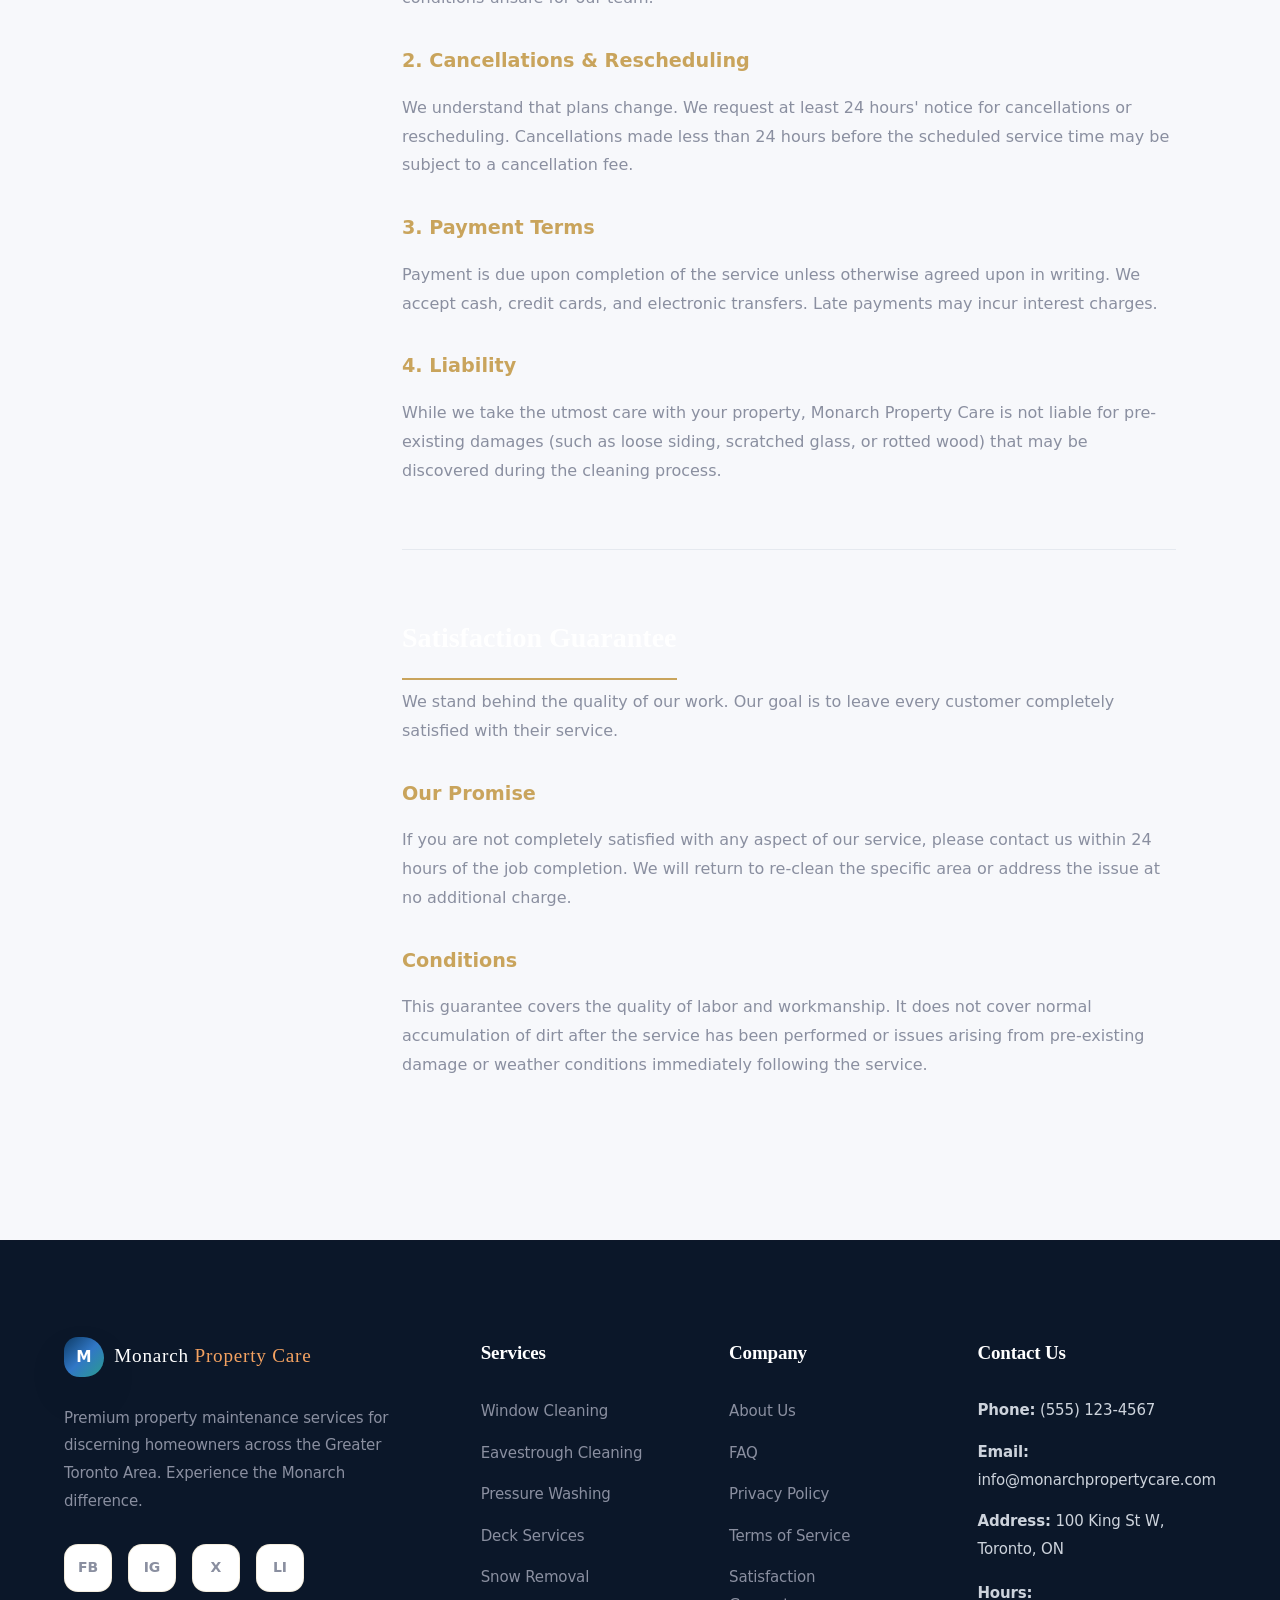
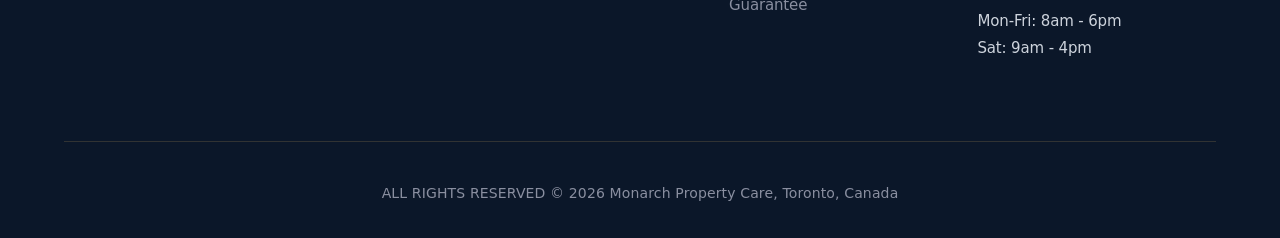
<file: policies.html>
<!DOCTYPE html>
<html lang="en">
<head>
    <meta charset="UTF-8">
    <meta name="viewport" content="width=device-width, initial-scale=1.0">
    <title>Policies | Monarch Property Care</title>
    <link rel="stylesheet" href="css/style.css">
    <script src="js/translations.js"></script>
</head>
<body>

    <!-- Header Placeholder -->
    <div id="header-placeholder"></div>

    <!-- Page Hero -->
    <section class="page-hero" style="background-image: url('Image Assets/Index/hero section.jpeg');">
        <div class="hero-content">
            <p class="section-label" data-i18n="policies.hero.label">Legal</p>
            <h1 data-i18n="policies.hero.title">Company Policies</h1>
            <p data-i18n="policies.hero.subtitle">Transparency, trust, and your peace of mind.</p>
        </div>
    </section>

    <!-- Policies Content -->
    <div class="policies-container animate-on-scroll">
        
        <!-- Navigation for Policies -->
        <div class="policy-nav">
            <a href="#privacy" class="policy-link active" data-i18n="policies.nav.privacy">Privacy Policy</a>
            <a href="#terms" class="policy-link" data-i18n="policies.nav.terms">Terms of Service</a>
            <a href="#guarantee" class="policy-link" data-i18n="policies.nav.guarantee">Satisfaction Guarantee</a>
        </div>

        <div class="policy-content">
            
            <!-- Privacy Policy -->
            <section id="privacy" class="policy-section">
                <h2 data-i18n="policies.privacy.title">Privacy Policy</h2>
                <p class="last-updated" data-i18n="policies.updated">Last Updated: December 4, 2025</p>
                
                <h3 data-i18n="policies.privacy.1.title">1. Information We Collect</h3>
                <p data-i18n="policies.privacy.1.text">At Monarch Property Care, we respect your privacy. We collect personal information that you voluntarily provide to us when you request a quote, schedule a service, or contact us. This includes your name, address, email address, phone number, and property details.</p>

                <h3 data-i18n="policies.privacy.2.title">2. How We Use Your Information</h3>
                <p data-i18n="policies.privacy.2.text">We use your information solely for the purpose of providing our services, communicating with you regarding your appointments, sending invoices, and responding to your inquiries. We do not sell, trade, or rent your personal identification information to others.</p>

                <h3 data-i18n="policies.privacy.3.title">3. Data Security</h3>
                <p data-i18n="policies.privacy.3.text">We implement appropriate data collection, storage, and processing practices and security measures to protect against unauthorized access, alteration, disclosure, or destruction of your personal information.</p>

                <h3 data-i18n="policies.privacy.4.title">4. Third-Party Services</h3>
                <p data-i18n="policies.privacy.4.text">We may use third-party service providers to help us operate our business (such as payment processors or scheduling software). We may share your information with these third parties for those limited purposes provided that you have given us your permission.</p>
            </section>

            <hr class="policy-divider">

            <!-- Terms of Service -->
            <section id="terms" class="policy-section">
                <h2 data-i18n="policies.terms.title">Terms of Service</h2>
                <p class="last-updated" data-i18n="policies.updated">Last Updated: December 4, 2025</p>

                <h3 data-i18n="policies.terms.1.title">1. Service Agreement</h3>
                <p data-i18n="policies.terms.1.text">By scheduling a service with Monarch Property Care, you agree to provide safe access to the property and water supply if required. We reserve the right to refuse service if we deem the conditions unsafe for our team.</p>

                <h3 data-i18n="policies.terms.2.title">2. Cancellations & Rescheduling</h3>
                <p data-i18n="policies.terms.2.text">We understand that plans change. We request at least 24 hours' notice for cancellations or rescheduling. Cancellations made less than 24 hours before the scheduled service time may be subject to a cancellation fee.</p>

                <h3 data-i18n="policies.terms.3.title">3. Payment Terms</h3>
                <p data-i18n="policies.terms.3.text">Payment is due upon completion of the service unless otherwise agreed upon in writing. We accept cash, credit cards, and electronic transfers. Late payments may incur interest charges.</p>

                <h3 data-i18n="policies.terms.4.title">4. Liability</h3>
                <p data-i18n="policies.terms.4.text">While we take the utmost care with your property, Monarch Property Care is not liable for pre-existing damages (such as loose siding, scratched glass, or rotted wood) that may be discovered during the cleaning process.</p>
            </section>

            <hr class="policy-divider">

            <!-- Satisfaction Guarantee -->
            <section id="guarantee" class="policy-section">
                <h2 data-i18n="policies.guarantee.title">100% Satisfaction Guarantee</h2>
                
                <p data-i18n="policies.guarantee.intro">We stand behind the quality of our work. Our goal is to leave every customer completely satisfied with their service.</p>

                <h3 data-i18n="policies.guarantee.promise.title">Our Promise</h3>
                <p data-i18n="policies.guarantee.promise.text">If you are not completely satisfied with any aspect of our service, please contact us within 24 hours of the job completion. We will return to re-clean the specific area or address the issue at no additional charge.</p>

                <h3 data-i18n="policies.guarantee.conditions.title">Conditions</h3>
                <p data-i18n="policies.guarantee.conditions.text">This guarantee covers the quality of labor and workmanship. It does not cover normal accumulation of dirt after the service has been performed or issues arising from pre-existing damage or weather conditions immediately following the service.</p>
            </section>

        </div>
    </div>

    <!-- Footer Placeholder -->
    <footer>
        <div id="footer-placeholder"></div>
    </footer>

    <script src="js/main.js"></script>
    <script>
        // Handle active state on policy links
        document.addEventListener('DOMContentLoaded', () => {
            const links = document.querySelectorAll('.policy-link');
            
            links.forEach(link => {
                link.addEventListener('click', (e) => {
                    links.forEach(l => l.classList.remove('active'));
                    link.classList.add('active');
                });
            });

            // Highlight based on scroll position
            window.addEventListener('scroll', () => {
                const sections = document.querySelectorAll('.policy-section');
                let current = '';
                
                sections.forEach(section => {
                    const sectionTop = section.offsetTop - 150;
                    if (window.scrollY >= sectionTop) {
                        current = section.getAttribute('id');
                    }
                });

                links.forEach(link => {
                    link.classList.remove('active');
                    if (link.getAttribute('href') === '#' + current) {
                        link.classList.add('active');
                    }
                });
            });
        });
    </script>

</body>
</html>
</file>
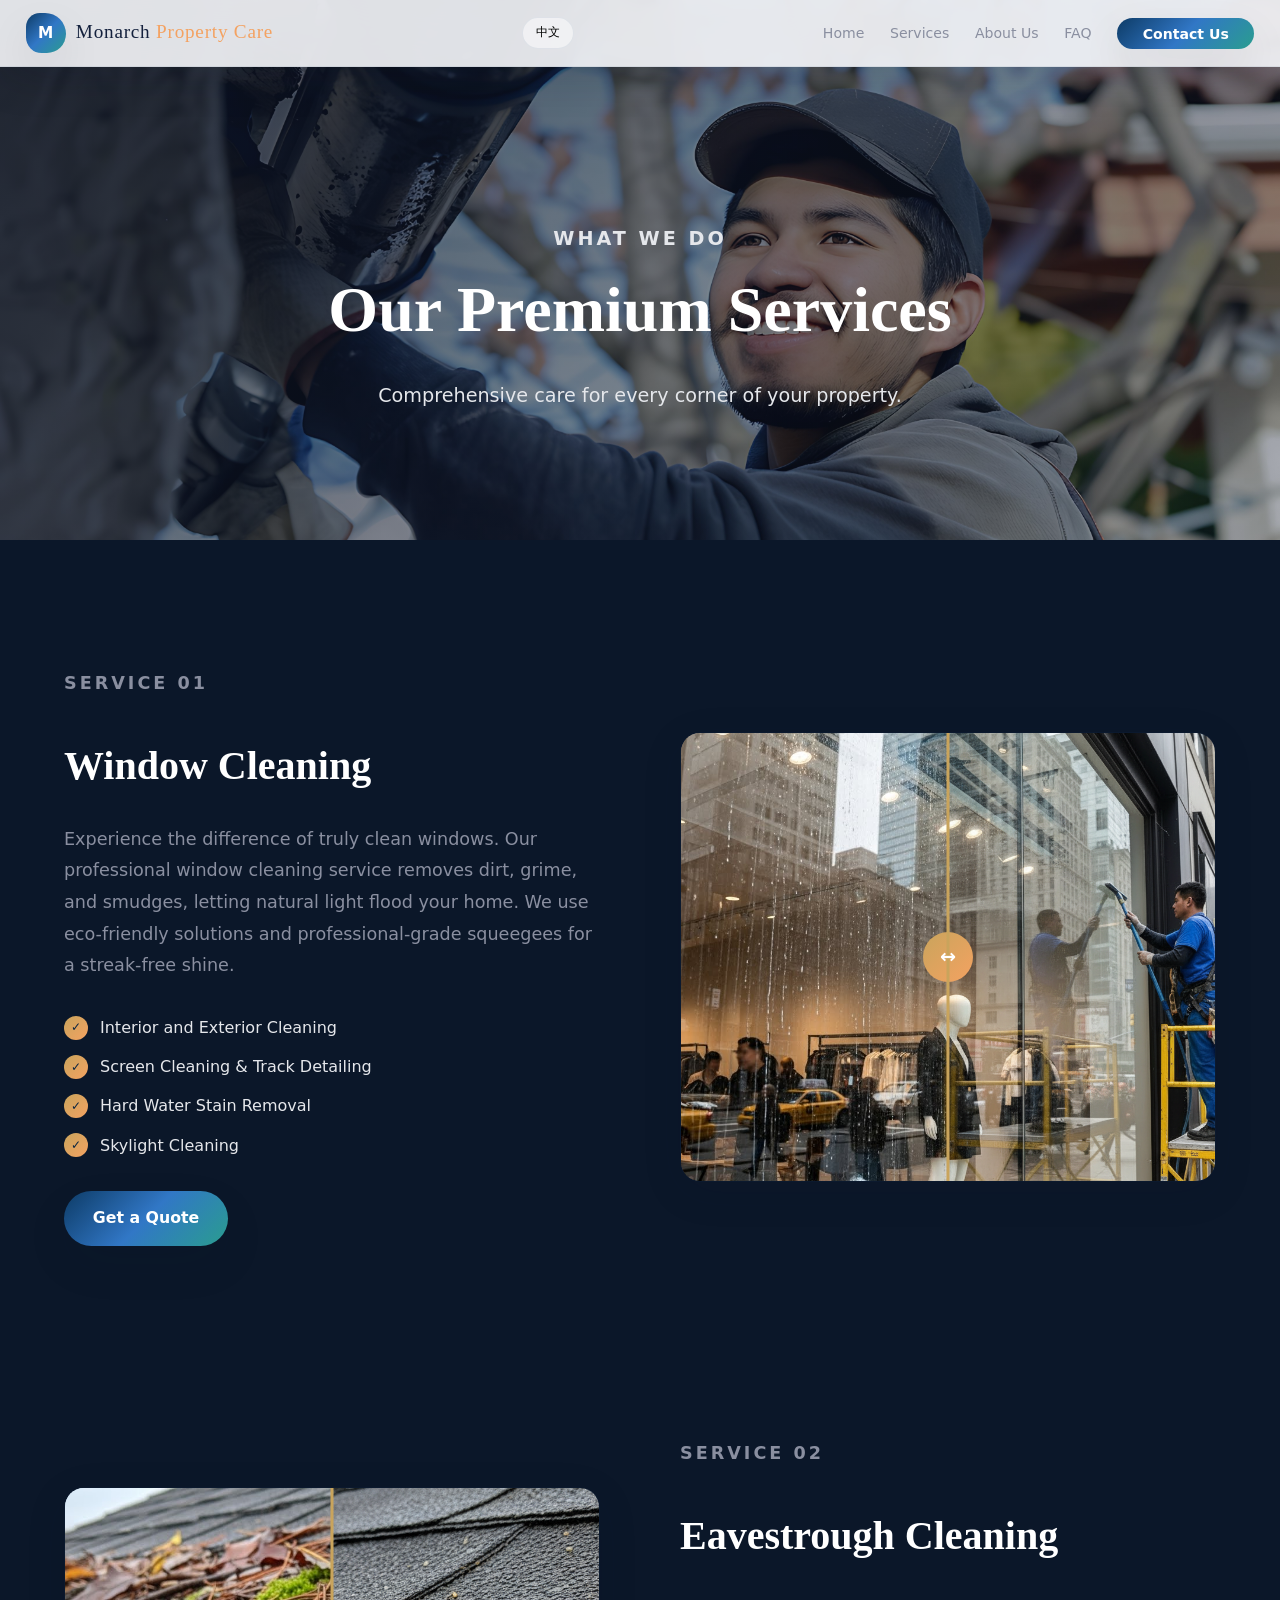
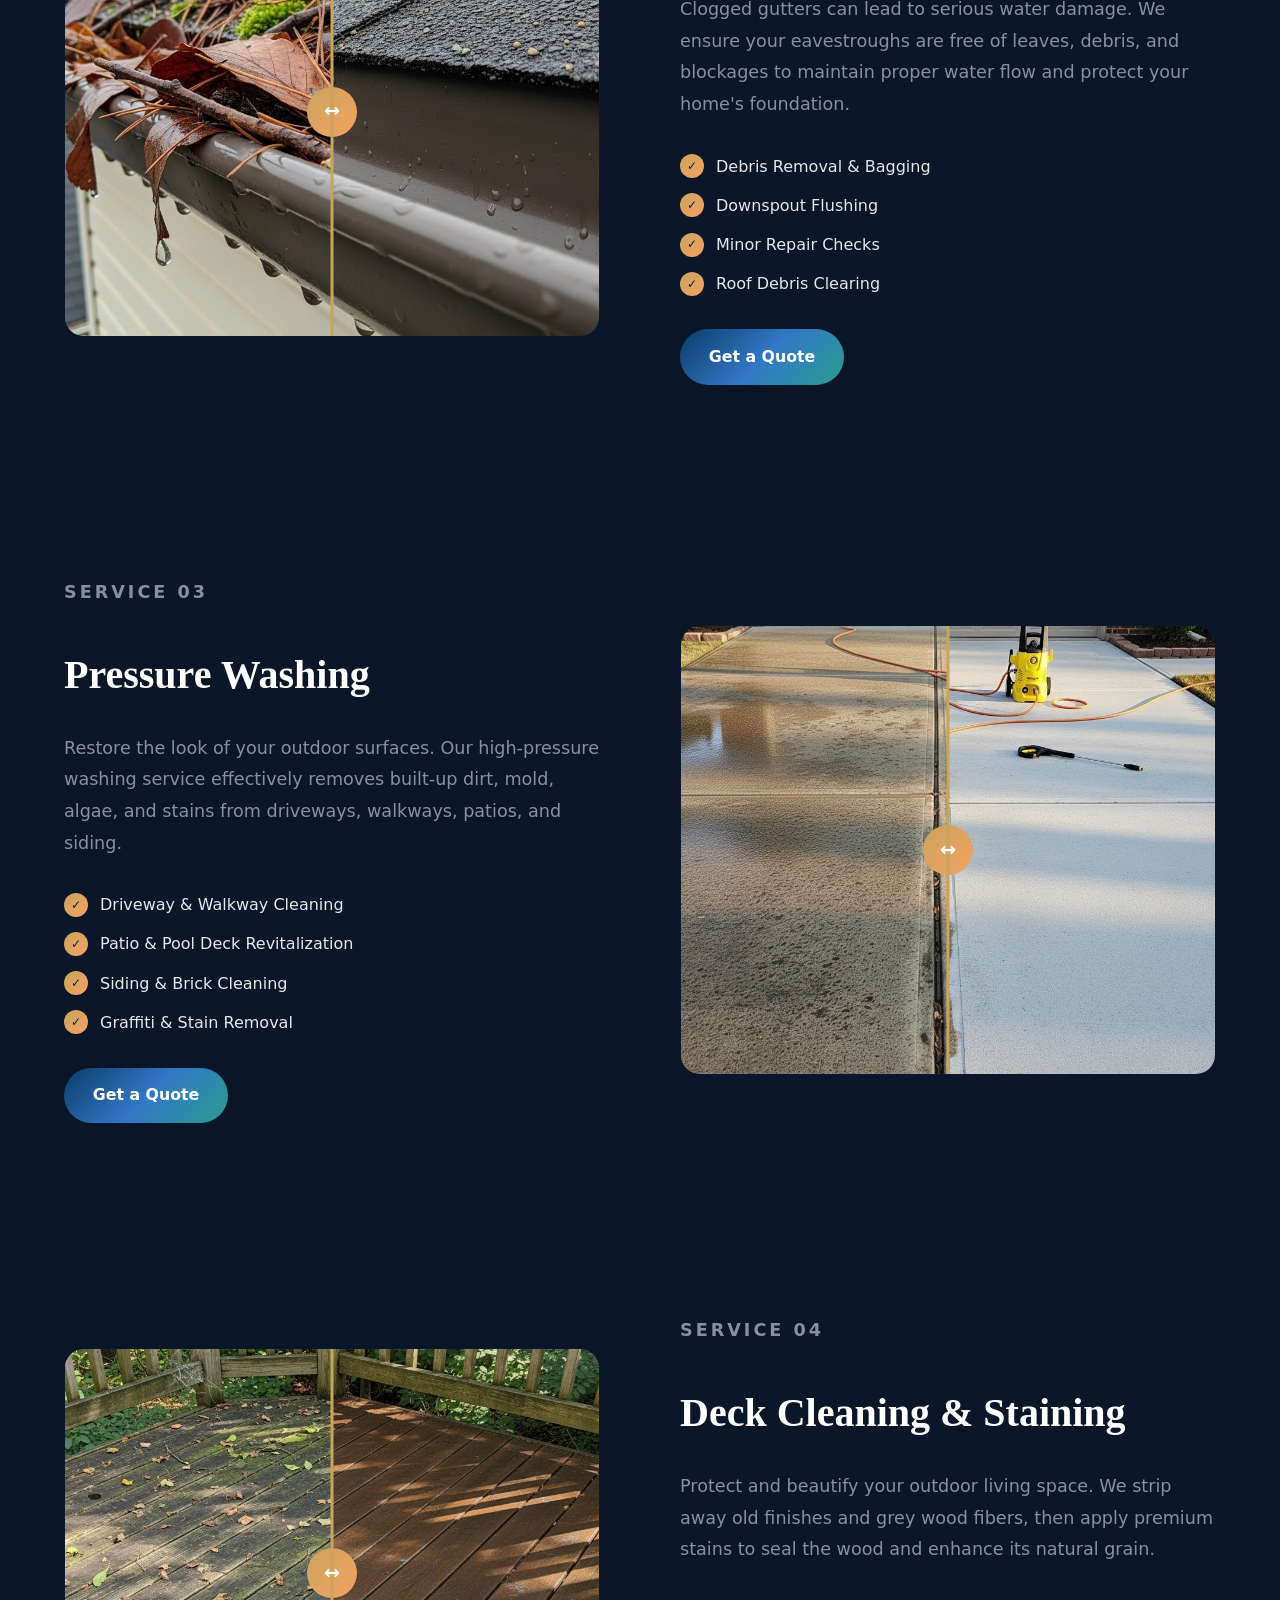
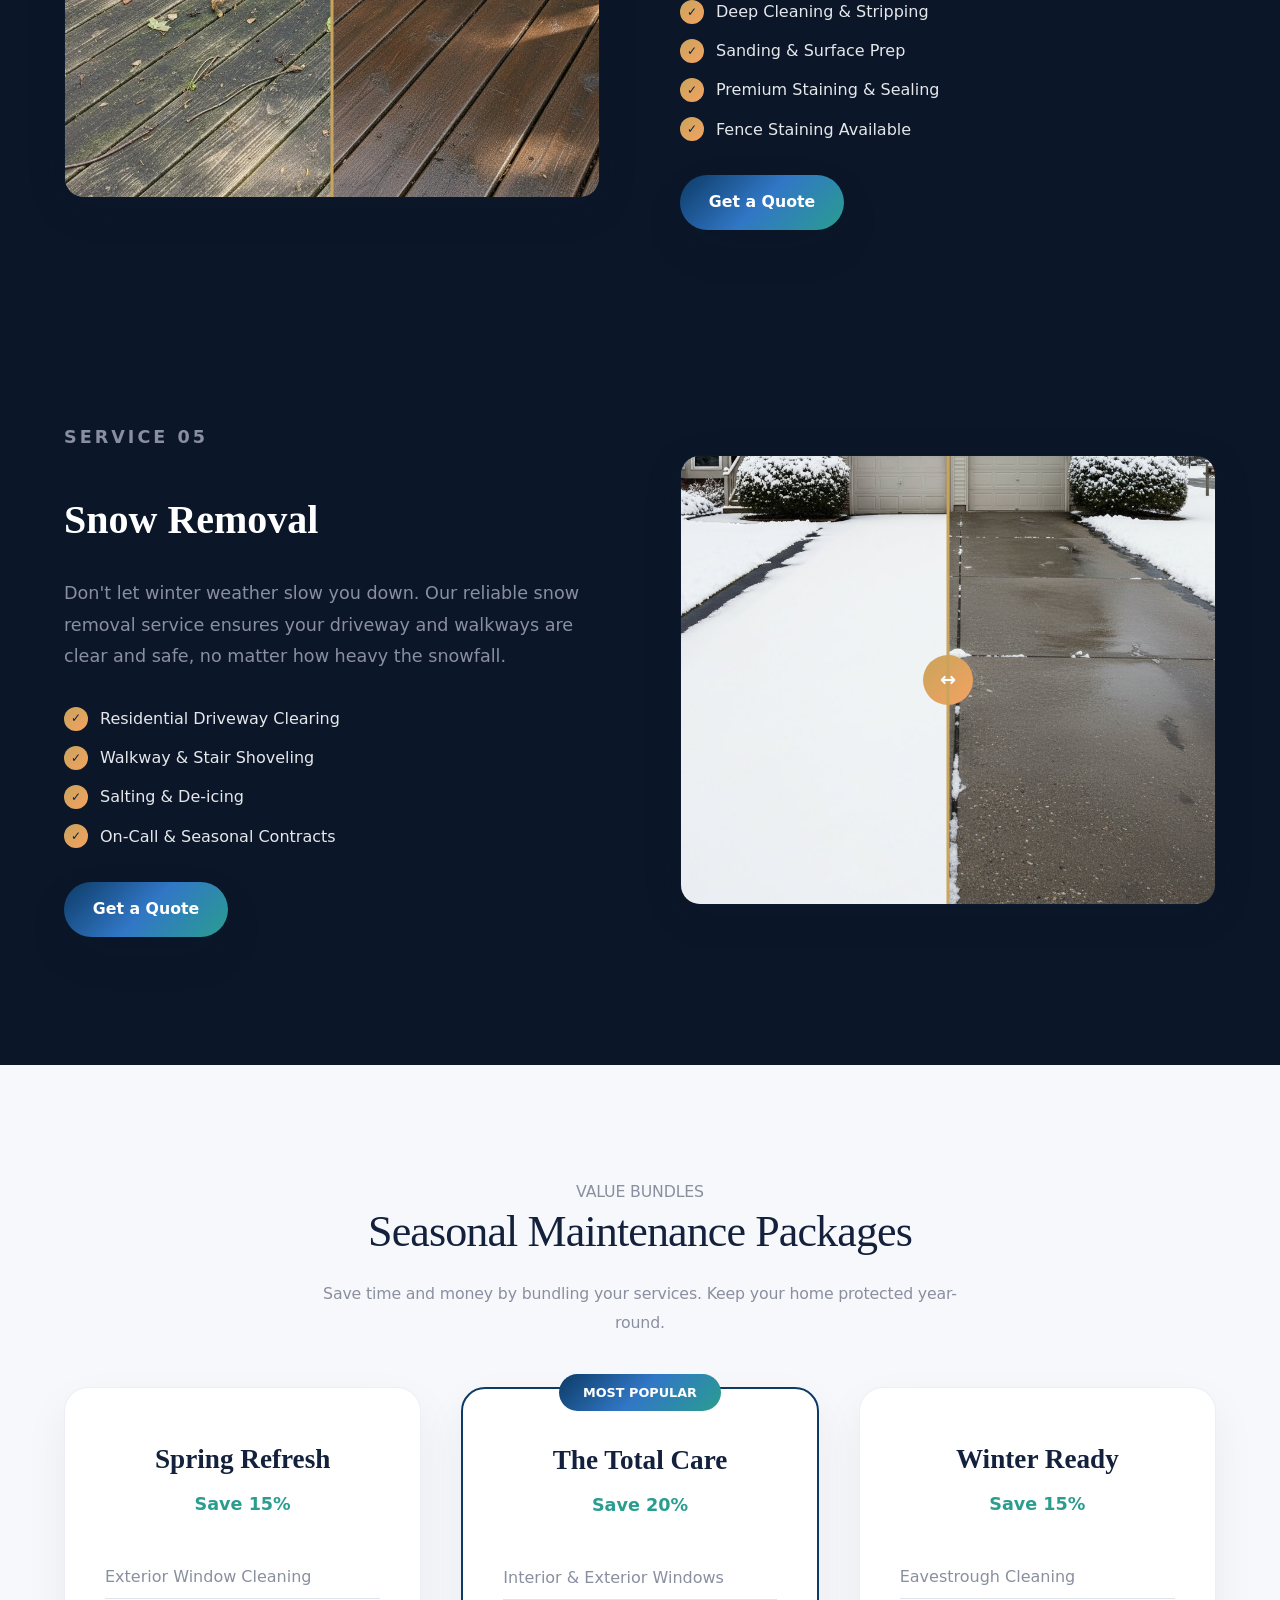
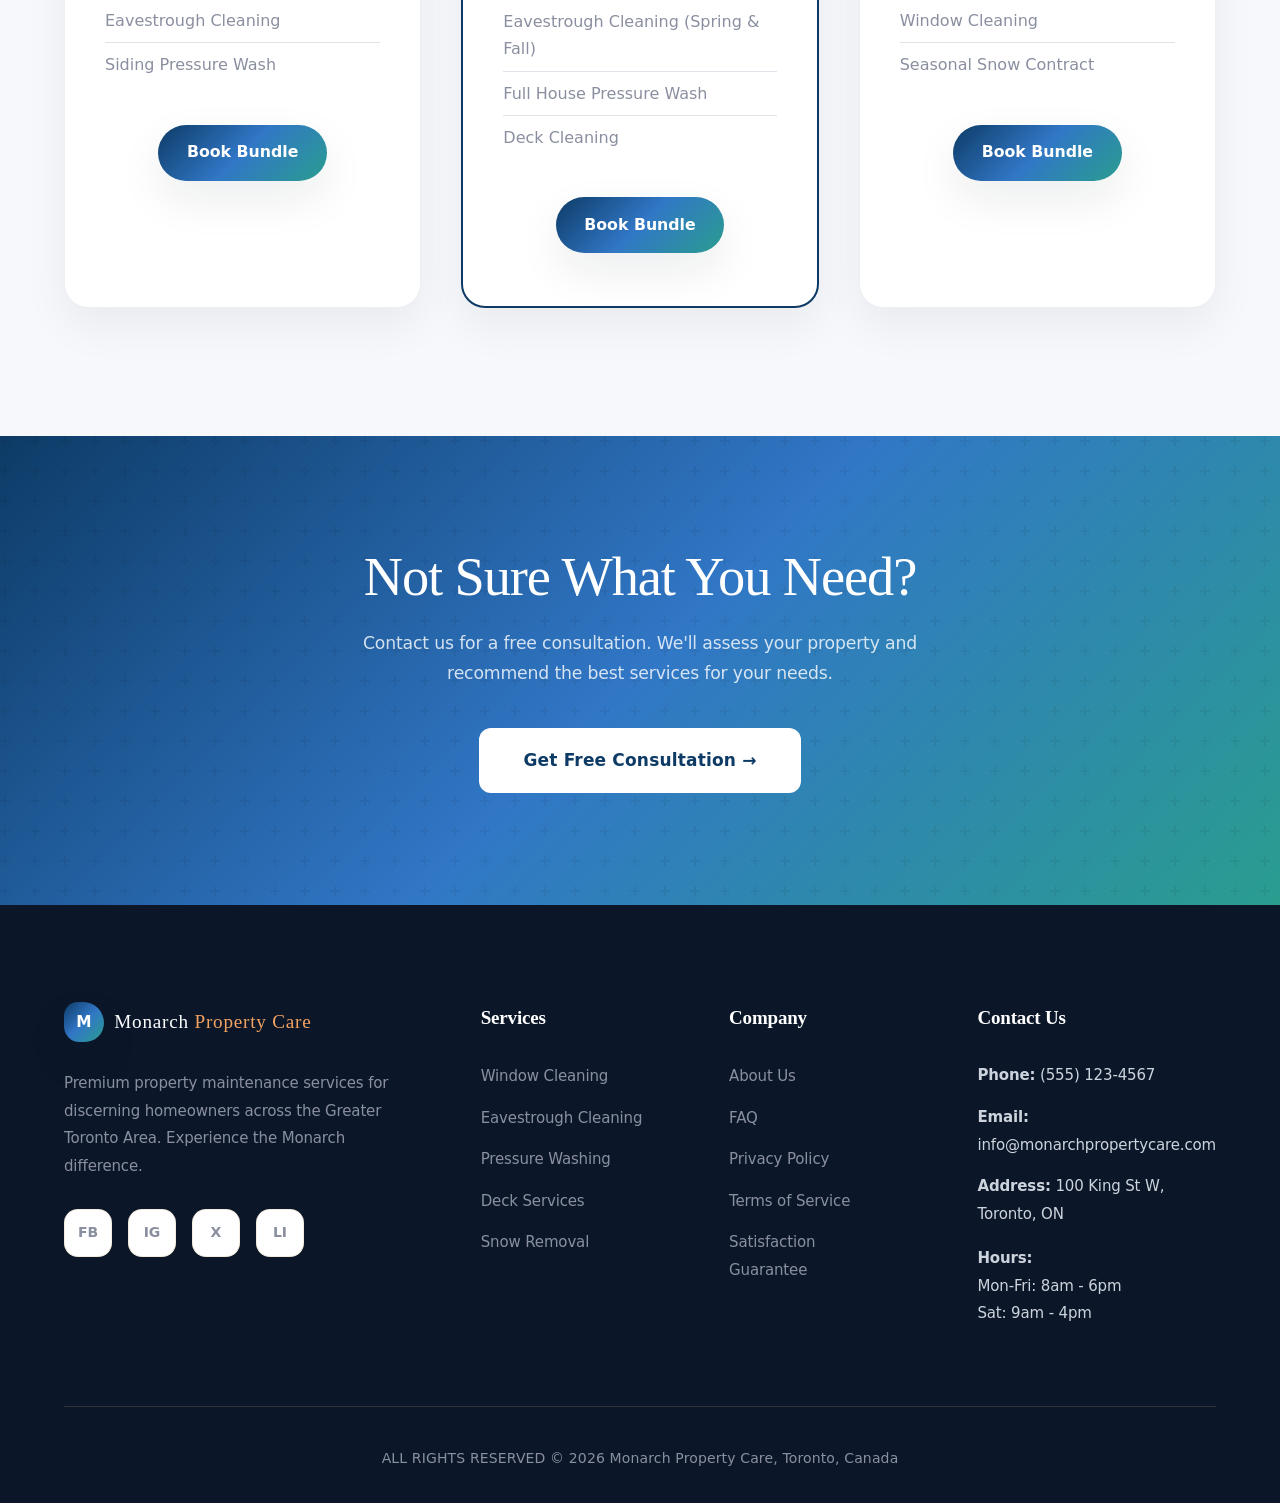
<file: services.html>
<!DOCTYPE html>
<html lang="en">
<head>
    <meta charset="UTF-8">
    <meta name="viewport" content="width=device-width, initial-scale=1.0">
    <title>Our Services | Monarch Property Care</title>
    <link rel="stylesheet" href="css/style.css">
    <script src="js/translations.js"></script>
</head>
<body>

    <!-- Header Placeholder -->
    <div id="header-placeholder"></div>

    <!-- Services Hero -->
    <section class="page-hero services-hero">
        <div class="hero-content">
            <p class="section-label" data-i18n="services.hero.label">What We Do</p>
            <h1 data-i18n="services.hero.title">Our Premium Services</h1>
            <p data-i18n="services.hero.subtitle">Comprehensive care for every corner of your property. See the transformation.</p>
        </div>
    </section>

    <!-- Service Details -->
    <div class="service-detail-section">

        <!-- Window Cleaning -->
        <div class="service-detail-row animate-on-scroll" id="window-cleaning">
            <div class="service-info">
                <p class="section-label" data-i18n="services.window.label">Service 01</p>
                <h2 data-i18n="services.window.title">Window Cleaning</h2>
                <p data-i18n="services.window.desc">Experience the difference of truly clean windows. Our professional window cleaning service removes dirt, grime, and smudges, letting natural light flood your home. We use eco-friendly solutions and professional-grade squeegees for a streak-free shine that lasts.</p>
                <ul class="service-features">
                    <li data-i18n="services.window.f1">Interior and Exterior Cleaning</li>
                    <li data-i18n="services.window.f2">Screen Cleaning & Track Detailing</li>
                    <li data-i18n="services.window.f3">Hard Water Stain Removal</li>
                    <li data-i18n="services.window.f4">Skylight Cleaning</li>
                </ul>
                <a href="contact.html" class="cta-button" data-i18n="services.cta">Get a Quote →</a>
            </div>
            <div class="comparison-container">
                <div class="comparison-image img-after" style="background-image: url('Image Assets/Services/window cleaning after.png');"></div> 
                <div class="comparison-image img-before" style="background-image: url('Image Assets/Services/window cleaning before.jpeg');"></div>
                <div class="slider-handle"></div>
            </div>
        </div>

        <!-- Eavestrough Cleaning -->
        <div class="service-detail-row animate-on-scroll" id="eavestrough-cleaning">
            <div class="service-info">
                <p class="section-label" data-i18n="services.eaves.label">Service 02</p>
                <h2 data-i18n="services.eaves.title">Eavestrough Cleaning</h2>
                <p data-i18n="services.eaves.desc">Clogged gutters can lead to serious water damage and costly repairs. We ensure your eavestroughs are free of leaves, debris, and blockages to maintain proper water flow and protect your home's foundation from damage.</p>
                <ul class="service-features">
                    <li data-i18n="services.eaves.f1">Debris Removal & Bagging</li>
                    <li data-i18n="services.eaves.f2">Downspout Flushing</li>
                    <li data-i18n="services.eaves.f3">Minor Repair Checks</li>
                    <li data-i18n="services.eaves.f4">Roof Debris Clearing</li>
                </ul>
                <a href="contact.html" class="cta-button" data-i18n="services.cta">Get a Quote →</a>
            </div>
            <div class="comparison-container">
                <div class="comparison-image img-after" style="background-image: url('Image Assets/Services/Eavestrough Cleaning after.png');"></div>
                <div class="comparison-image img-before" style="background-image: url('Image Assets/Services/Eavestrough Cleaning before.jpeg');"></div>
                <div class="slider-handle"></div>
            </div>
        </div>

        <!-- Pressure Washing -->
        <div class="service-detail-row animate-on-scroll" id="pressure-washing">
            <div class="service-info">
                <p class="section-label" data-i18n="services.pressure.label">Service 03</p>
                <h2 data-i18n="services.pressure.title">Pressure Washing</h2>
                <p data-i18n="services.pressure.desc">Restore the look of your outdoor surfaces with our professional pressure washing service. We effectively remove built-up dirt, mold, algae, and stubborn stains from driveways, walkways, patios, and siding.</p>
                <ul class="service-features">
                    <li data-i18n="services.pressure.f1">Driveway & Walkway Cleaning</li>
                    <li data-i18n="services.pressure.f2">Patio & Pool Deck Revitalization</li>
                    <li data-i18n="services.pressure.f3">Siding & Brick Cleaning</li>
                    <li data-i18n="services.pressure.f4">Graffiti & Stain Removal</li>
                </ul>
                <a href="contact.html" class="cta-button" data-i18n="services.cta">Get a Quote →</a>
            </div>
            <div class="comparison-container">
                <div class="comparison-image img-after" style="background-image: url('Image Assets/Services/pressure wash after.jpeg');"></div>
                <div class="comparison-image img-before" style="background-image: url('Image Assets/Services/pressure wash before.png');"></div>
                <div class="slider-handle"></div>
            </div>
        </div>

        <!-- Deck Cleaning & Staining -->
        <div class="service-detail-row animate-on-scroll" id="deck-services">
            <div class="service-info">
                <p class="section-label" data-i18n="services.deck.label">Service 04</p>
                <h2 data-i18n="services.deck.title">Deck Cleaning & Staining</h2>
                <p data-i18n="services.deck.desc">Protect and beautify your outdoor living space with our complete deck restoration service. We strip away old finishes and grey wood fibers, then apply premium stains to seal the wood and enhance its natural grain.</p>
                <ul class="service-features">
                    <li data-i18n="services.deck.f1">Deep Cleaning & Stripping</li>
                    <li data-i18n="services.deck.f2">Sanding & Surface Prep</li>
                    <li data-i18n="services.deck.f3">Premium Staining & Sealing</li>
                    <li data-i18n="services.deck.f4">Fence Staining Available</li>
                </ul>
                <a href="contact.html" class="cta-button" data-i18n="services.cta">Get a Quote →</a>
            </div>
            <div class="comparison-container">
                <div class="comparison-image img-after" style="background-image: url('Image Assets/Services/deck cleaning after.png');"></div>
                <div class="comparison-image img-before" style="background-image: url('Image Assets/Services/deck cleaning before.jpeg');"></div>
                <div class="slider-handle"></div>
            </div>
        </div>

        <!-- Snow Removal -->
        <div class="service-detail-row animate-on-scroll" id="snow-removal">
            <div class="service-info">
                <p class="section-label" data-i18n="services.snow.label">Service 05</p>
                <h2 data-i18n="services.snow.title">Snow Removal</h2>
                <p data-i18n="services.snow.desc">Don't let winter weather slow you down. Our reliable snow removal service ensures your driveway and walkways are clear and safe, no matter how heavy the snowfall. We're there when you need us most.</p>
                <ul class="service-features">
                    <li data-i18n="services.snow.f1">Residential Driveway Clearing</li>
                    <li data-i18n="services.snow.f2">Walkway & Stair Shoveling</li>
                    <li data-i18n="services.snow.f3">Salting & De-icing</li>
                    <li data-i18n="services.snow.f4">On-Call & Seasonal Contracts</li>
                </ul>
                <a href="contact.html" class="cta-button" data-i18n="services.cta">Get a Quote →</a>
            </div>
            <div class="comparison-container">
                <div class="comparison-image img-after" style="background-image: url('Image Assets/Services/Snow Removal After.png');"></div>
                <div class="comparison-image img-before" style="background-image: url('Image Assets/Services/Snow Removal before.jpeg');"></div>
                <div class="slider-handle"></div>
            </div>
        </div>

    </div>

    <!-- Seasonal Packages Section -->
    <section class="packages-section">
        <div class="section-title animate-on-scroll">
            <p class="section-label" data-i18n="services.packages.label">Value Bundles</p>
            <h2 data-i18n="services.packages.title">Seasonal Maintenance Packages</h2>
            <p data-i18n="services.packages.subtitle">Save time and money by bundling your services. Keep your home protected year-round.</p>
        </div>
        <div class="packages-grid">
            <div class="package-card animate-on-scroll">
                <h3 data-i18n="services.pkg.spring">Spring Refresh</h3>
                <div class="price">Save 15%</div>
                <ul>
                    <li data-i18n="services.pkg.spring.f1">Exterior Window Cleaning</li>
                    <li data-i18n="services.pkg.spring.f2">Eavestrough Cleaning</li>
                    <li data-i18n="services.pkg.spring.f3">Siding Pressure Wash</li>
                </ul>
                <a href="contact.html" class="cta-button" data-i18n="services.book">Book Bundle →</a>
            </div>
            <div class="package-card featured animate-on-scroll">
                <div class="badge" data-i18n="services.pkg.total.badge">Most Popular</div>
                <h3 data-i18n="services.pkg.total">The Total Care</h3>
                <div class="price">Save 20%</div>
                <ul>
                    <li data-i18n="services.pkg.total.f1">All Window Cleaning (Int/Ext)</li>
                    <li data-i18n="services.pkg.total.f2">Eavestrough Cleaning (2x/year)</li>
                    <li data-i18n="services.pkg.total.f3">Pressure Washing</li>
                    <li data-i18n="services.pkg.total.f4">Deck Cleaning</li>
                </ul>
                <a href="contact.html" class="cta-button" data-i18n="services.book">Book Bundle →</a>
            </div>
            <div class="package-card animate-on-scroll">
                <h3 data-i18n="services.pkg.winter">Winter Ready</h3>
                <div class="price">Save 15%</div>
                <ul>
                    <li data-i18n="services.pkg.winter.f1">Eavestrough Cleaning</li>
                    <li data-i18n="services.pkg.winter.f2">Window Cleaning</li>
                    <li data-i18n="services.pkg.winter.f3">Snow Removal Contract</li>
                </ul>
                <a href="contact.html" class="cta-button" data-i18n="services.book">Book Bundle →</a>
            </div>
        </div>
    </section>

    <!-- CTA Section -->
    <section class="cta-section">
        <div class="cta-content animate-on-scroll">
            <h2 data-i18n="services.cta.title">Not Sure What You Need?</h2>
            <p data-i18n="services.cta.subtitle">Contact us for a free consultation. We'll assess your property and recommend the best services for your needs.</p>
            <a href="contact.html" class="btn-dark" data-i18n="services.cta.button">Get Free Consultation →</a>
        </div>
    </section>

    <!-- Footer Placeholder -->
    <footer>
        <div id="footer-placeholder"></div>
    </footer>

    <!-- Scripts -->
    <script src="js/main.js"></script>

</body>
</html>
</file>
<file: css/style.css>
/* ============================================
   TEMPLATE #3 - MONARCH PROPERTY CARE
   Light, airy, modern card theme
   ============================================ */

:root {
    /* Soft minimal palette */
    --primary: #0d3b66;
    --primary-dark: #0a2540;
    --primary-soft: #e6f0ff;
    --accent: #f4a261;
    --accent-gold: #c9a45c;
    --accent-soft: #ffe8d6;
    --accent-emerald: #2a9d8f;
    
    /* Text Colors - Light backgrounds */
    --text-heading: #14213d;
    --text-body: #4a4a4a;
    --text-muted: #8a8fa0;
    
    /* Text Colors - Dark backgrounds */
    --text-white: #ffffff;
    --text-light: #e5e7eb;
    
    /* Backgrounds */
    --bg-page: #f7f8fb;
    --bg-card: #ffffff;
    --bg-card-alt: #f1f3f9;
    --bg-dark: #0b1729;
    
    /* Borders */
    --border-subtle: rgba(13, 59, 102, 0.08);
    --border-strong: rgba(13, 59, 102, 0.18);
    --border-glow: rgba(201, 164, 92, 0.2);
    
    /* Shadows */
    --shadow-soft: 0 18px 45px rgba(15, 23, 42, 0.08);
    --shadow-soft-lg: 0 26px 80px rgba(15, 23, 42, 0.14);
    --shadow-card: 0 10px 40px rgba(15, 23, 42, 0.1);
    
    /* Radius */
    --radius-lg: 1.5rem;
    --radius-md: 1rem;
    --radius-pill: 999px;
    
    /* Gradients */
    --gradient-primary: linear-gradient(135deg, #0d3b66 0%, #3177c6 50%, #2a9d8f 100%);
    --gradient-soft: linear-gradient(145deg, #fdfbfb 0%, #e3efff 100%);
    --gradient-gold: linear-gradient(135deg, #c9a45c 0%, #f4a261 100%);
    
    /* Transitions */
    --transition: all 0.35s cubic-bezier(0.4, 0.0, 0.2, 1);
    --transition-fast: all 0.22s cubic-bezier(0.4, 0.0, 0.2, 1);
    
    /* ============================================
       FLUID TYPOGRAPHY - Auto-scales with viewport
       Using clamp(min, preferred, max)
       Formula: clamp(minSize, minSize + (maxSize - minSize) * ((100vw - minVw) / (maxVw - minVw)), maxSize)
       Simplified: clamp(min, calc(min + vw-based-growth), max)
       ============================================ */
    --font-display: 'DM Serif Display', Georgia, serif;
    --font-body: 'Outfit', system-ui, -apple-system, sans-serif;
    
    /* Fluid Typography Scale - automatically adjusts to viewport */
    --text-hero: clamp(1.75rem, 1rem + 3vw, 3.5rem);      /* 28px → 56px */
    --text-h1: clamp(1.5rem, 0.9rem + 2.5vw, 2.75rem);    /* 24px → 44px */
    --text-h2: clamp(1.25rem, 0.85rem + 1.5vw, 2rem);     /* 20px → 32px */
    --text-h3: clamp(1.0625rem, 0.85rem + 0.8vw, 1.5rem); /* 17px → 24px */
    --text-h4: clamp(1rem, 0.9rem + 0.5vw, 1.25rem);      /* 16px → 20px */
    --text-body-lg: clamp(0.9375rem, 0.875rem + 0.3vw, 1.125rem); /* 15px → 18px */
    --text-body: clamp(0.875rem, 0.825rem + 0.2vw, 1rem); /* 14px → 16px */
    --text-sm: clamp(0.75rem, 0.7rem + 0.15vw, 0.875rem); /* 12px → 14px */
    --text-xs: clamp(0.625rem, 0.6rem + 0.1vw, 0.75rem);  /* 10px → 12px */
    
    /* ============================================
       FLUID SPACING - Auto-scales with viewport
       ============================================ */
    --space-xs: clamp(0.125rem, 0.1rem + 0.1vw, 0.25rem);   /* 2px → 4px */
    --space-sm: clamp(0.25rem, 0.2rem + 0.2vw, 0.5rem);     /* 4px → 8px */
    --space-md: clamp(0.75rem, 0.5rem + 0.5vw, 1rem);       /* 12px → 16px */
    --space-lg: clamp(1rem, 0.75rem + 0.75vw, 1.5rem);      /* 16px → 24px */
    --space-xl: clamp(1.25rem, 1rem + 1vw, 2rem);           /* 20px → 32px */
    --space-2xl: clamp(1.5rem, 1rem + 1.5vw, 3rem);         /* 24px → 48px */
    --space-3xl: clamp(2rem, 1.5rem + 2vw, 4rem);           /* 32px → 64px */
    --space-4xl: clamp(3rem, 2rem + 3vw, 6rem);             /* 48px → 96px */
    
    /* Fluid Section Spacing */
    --section-padding-y: clamp(3rem, 2rem + 4vw, 6rem);     /* 48px → 96px */
    --section-padding-x: clamp(1rem, 0.5rem + 2vw, 2rem);   /* 16px → 32px */
    --card-padding: clamp(1.25rem, 1rem + 1vw, 2rem);       /* 20px → 32px */
    --card-gap: clamp(1rem, 0.75rem + 0.75vw, 1.5rem);      /* 16px → 24px */
    
    /* Navbar Height */
    --navbar-height: clamp(56px, 50px + 1.5vw, 70px);
}

/* Import Google Fonts */
@import url('https://fonts.googleapis.com/css2?family=Outfit:wght@300;400;500;600;700&family=DM+Serif+Display&display=swap');

/* Reset & Base */
*, *::before, *::after {
    margin: 0;
    padding: 0;
    box-sizing: border-box;
}

html {
    scroll-behavior: smooth;
    -webkit-font-smoothing: antialiased;
    -moz-osx-font-smoothing: grayscale;
}

body {
    font-family: 'Outfit', system-ui, -apple-system, BlinkMacSystemFont, 'Segoe UI', sans-serif;
    line-height: 1.7;
    color: var(--text-body);
    background-color: var(--bg-page);
    overflow-x: hidden;
    -webkit-font-smoothing: antialiased;
    -moz-osx-font-smoothing: grayscale;
    font-size: 16px;
    letter-spacing: 0;
    /* Prevent pull-to-refresh on mobile */
    overscroll-behavior-y: contain;
}

a {
    text-decoration: none;
    color: inherit;
    transition: var(--transition-fast);
    /* Improve touch responsiveness */
    -webkit-tap-highlight-color: rgba(13, 59, 102, 0.1);
}

ul {
    list-style: none;
}

img {
    max-width: 100%;
    height: auto;
    display: block;
}

button {
    /* Improve touch responsiveness */
    -webkit-tap-highlight-color: rgba(13, 59, 102, 0.1);
    cursor: pointer;
}

input,
textarea,
select {
    /* Improve touch responsiveness */
    -webkit-tap-highlight-color: rgba(13, 59, 102, 0.1);
    /* Prevent zoom on focus in iOS */
    font-size: 16px;
}

/* Prevent horizontal scroll */
body,
html {
    max-width: 100%;
    overflow-x: hidden;
}

/* Container */
.container {
    max-width: 1200px;
    margin: 0 auto;
    padding: 0 var(--section-padding-x);
}

/* ============================================
   NAVIGATION
   ============================================ */

.navbar {
    position: fixed;
    inset-inline: 0;
    top: 0;
    z-index: 1000;
    padding: clamp(0.6rem, 1vw, 1.1rem) clamp(1rem, 2vw, 1.75rem);
    display: flex;
    align-items: center;
    justify-content: space-between;
    gap: clamp(0.5rem, 1.5vw, 1rem);
    background: rgba(247, 248, 251, 0.9);
    backdrop-filter: blur(20px);
    border-bottom: 1px solid var(--border-subtle);
    box-shadow: 0 14px 40px rgba(15, 23, 42, 0.12);
}

.navbar.scrolled {
    padding-block: 0.7rem;
}

.logo {
    display: flex;
    align-items: center;
    gap: clamp(0.4rem, 0.8vw, 0.8rem);
    flex-shrink: 0;
}

.logo-icon {
    width: clamp(32px, 4vw, 40px);
    height: clamp(32px, 4vw, 40px);
    border-radius: 40% 60% 55% 45%;
    background: var(--gradient-primary);
    display: inline-flex;
    align-items: center;
    justify-content: center;
    color: #fff;
    font-weight: 700;
    font-size: clamp(0.9rem, 1.2vw, 1.2rem);
    box-shadow: var(--shadow-soft);
    flex-shrink: 0;
}

.logo-text {
    font-family: var(--font-display);
    font-size: clamp(1rem, 1.5vw, 1.35rem);
    color: var(--text-heading);
    letter-spacing: 0.04em;
    white-space: nowrap;
}

.logo-text span {
    color: var(--accent);
}

.lang-switch {
    padding: clamp(0.2rem, 0.4vw, 0.35rem) clamp(0.5rem, 1vw, 0.9rem);
    border-radius: var(--radius-pill);
    border: 1px solid var(--border-subtle);
    font-size: clamp(0.625rem, 0.9vw, 0.75rem);
    background: #ffffff80;
    white-space: nowrap;
    flex-shrink: 0;
}

.lang-switch:hover {
    background: #fff;
    border-color: var(--border-strong);
}

.nav-links {
    display: flex;
    align-items: center;
    gap: clamp(0.75rem, 2vw, 2rem);
}

.nav-links a {
    font-size: clamp(0.75rem, 1.1vw, 0.95rem);
    color: var(--text-muted);
    position: relative;
    padding-block: 0.2rem;
    white-space: nowrap;
}

.nav-links a::after {
    content: '';
    position: absolute;
    left: 0;
    bottom: -0.25rem;
    width: 0;
    height: 2px;
    border-radius: 999px;
    background: var(--gradient-primary);
    transition: width 0.22s ease-out;
}

.nav-links a:hover,
.nav-links a:focus-visible {
    color: var(--text-heading);
}

.nav-links a:hover::after,
.nav-links a:focus-visible::after {
    width: 100%;
}

.btn-nav {
    padding: clamp(0.4rem, 0.6vw, 0.55rem) clamp(1rem, 2vw, 1.9rem) !important;
    border-radius: var(--radius-pill);
    border: none;
    background: var(--gradient-primary);
    color: #fff !important;
    font-weight: 600;
    font-size: clamp(0.75rem, 1.1vw, 0.95rem);
    box-shadow: var(--shadow-soft);
    white-space: nowrap;
}

.btn-nav:hover {
    transform: translateY(-1px);
    box-shadow: var(--shadow-soft-lg);
}

.hamburger {
    display: none;
    flex-direction: column;
    gap: 5px;
    cursor: pointer;
}

.hamburger span {
    width: 24px;
    height: 2px;
    border-radius: 999px;
    background: var(--text-heading);
}

/* ============================================
   HERO SECTION
   ============================================ */

.hero {
    min-height: 100vh;
    display: flex;
    align-items: center;
    padding: calc(var(--navbar-height) + var(--space-xl)) var(--section-padding-x) var(--space-3xl);
}

.hero-inner {
    display: grid;
    grid-template-columns: minmax(0, 1fr) minmax(0, 1fr);
    column-gap: var(--space-3xl);
    row-gap: var(--space-xl);
    align-items: center;
    max-width: 1240px;
    margin: 0 auto;
    width: 100%;
}

.hero-left {
    max-width: 100%;
    padding-right: var(--space-md);
}

.hero-right {
    display: flex;
    flex-direction: column;
    gap: var(--card-gap);
}

#canvas-container {
    position: relative;
    border-radius: var(--radius-lg);
    background: var(--gradient-soft);
    overflow: hidden;
    box-shadow: var(--shadow-soft-lg);
    min-height: clamp(200px, 30vw, 420px);
    aspect-ratio: 4 / 3;
}

#canvas-container::before {
    content: '';
    position: absolute;
    inset: 0;
    background: linear-gradient(145deg, rgba(13, 59, 102, 0.45), rgba(42, 157, 143, 0.35));
    mix-blend-mode: multiply;
}

#canvas-container,
.hero-photo {
    background: url('../Image Assets/Index/hero section.jpeg') center/cover no-repeat;
}

.hero-badge {
    display: inline-flex;
    align-items: center;
    gap: var(--space-sm);
    padding: var(--space-xs) var(--space-md);
    border-radius: var(--radius-pill);
    background: #ffffff;
    color: var(--primary);
    font-size: var(--text-xs);
    border: 1px solid var(--border-subtle);
    box-shadow: 0 10px 30px rgba(148, 163, 184, 0.35);
}

.hero-badge::before {
    content: '★';
    font-size: var(--text-sm);
}

.hero h1 {
    font-family: var(--font-display);
    font-size: var(--text-hero);
    color: var(--text-heading);
    line-height: 1.1;
    margin-top: var(--space-md);
    margin-bottom: var(--space-md);
}

.hero h1 span {
    color: var(--accent);
}

.hero-subtitle {
    font-size: var(--text-body-lg);
    color: var(--text-muted);
    line-height: 1.7;
    max-width: 90%;
}

.hero-buttons {
    display: flex;
    flex-wrap: wrap;
    gap: var(--space-md);
    margin-top: var(--space-xl);
}

.btn-primary,
.cta-button {
    display: inline-flex;
    align-items: center;
    gap: var(--space-sm);
    padding: var(--space-md) var(--space-xl);
    border-radius: var(--radius-pill);
    border: none;
    background: var(--gradient-primary);
    color: #fff;
    font-weight: 600;
    font-size: var(--text-body);
    box-shadow: var(--shadow-soft);
    cursor: pointer;
}

.btn-secondary {
    padding: var(--space-md) var(--space-lg);
    border-radius: var(--radius-pill);
    border: 1px solid var(--border-subtle);
    background: #fff;
    color: var(--text-heading);
    font-weight: 500;
    font-size: var(--text-body);
}

.btn-primary:hover,
.cta-button:hover {
    transform: translateY(-1px);
    box-shadow: var(--shadow-soft-lg);
}

.btn-secondary:hover {
    background: var(--primary-soft);
}

.hero-stats {
    display: flex;
    flex-wrap: wrap;
    gap: var(--space-2xl);
    margin-top: var(--space-xl);
    padding-top: var(--space-xl);
    border-top: 1px solid var(--border-subtle);
}

.stat-item h3 {
    font-size: var(--text-h2);
    font-weight: 700;
    color: var(--text-heading);
    margin-bottom: var(--space-xs);
    line-height: 1;
}

.stat-item p {
    font-size: var(--text-sm);
    color: var(--text-muted);
    font-weight: 400;
}

.hero-card-grid {
    display: grid;
    grid-template-columns: repeat(2, minmax(0, 1fr));
    gap: var(--space-md);
}

.hero-service-card {
    background: rgba(15, 23, 42, 0.9);
    border-radius: 18px;
    padding: var(--space-md) var(--card-gap);
    color: var(--text-light);
    box-shadow: 0 18px 40px rgba(15, 23, 42, 0.55);
    border: 1px solid rgba(148, 163, 184, 0.5);
}

.hero-service-label {
    font-weight: 600;
    font-size: var(--text-sm);
    margin-bottom: var(--space-xs);
    color: var(--text-white);
}

.hero-service-card p {
    font-size: var(--text-xs);
    line-height: 1.6;
    color: var(--text-light);
}

.hero-service-pill {
    margin-top: var(--space-sm);
    grid-column: 1 / -1;
    display: inline-flex;
    align-items: center;
    gap: var(--space-sm);
    padding: var(--space-sm) var(--space-lg);
    border-radius: 999px;
    background: rgba(15, 23, 42, 0.8);
    color: var(--text-light);
    border: 1px solid rgba(148, 163, 184, 0.5);
}

.hero-service-pill .dot {
    width: 8px;
    height: 8px;
    border-radius: 50%;
    background: #22c55e;
}

/* Scroll Indicator */
.scroll-indicator {
    position: absolute;
    bottom: var(--space-2xl);
    left: 50%;
    transform: translateX(-50%);
    display: flex;
    flex-direction: column;
    align-items: center;
    gap: var(--space-sm);
    color: var(--text-muted);
    font-size: var(--text-sm);
    animation: bounce 2s infinite;
}

.scroll-indicator span {
    width: 24px;
    height: 40px;
    border: 2px solid var(--border-subtle);
    border-radius: 12px;
    position: relative;
}

.scroll-indicator span::before {
    content: '';
    position: absolute;
    top: 8px;
    left: 50%;
    transform: translateX(-50%);
    width: 4px;
    height: 8px;
    background: var(--accent-gold);
    border-radius: 2px;
    animation: scrollDown 2s infinite;
}

/* ============================================
   SECTION STYLES
   ============================================ */
.section-header {
    text-align: center;
    max-width: 750px;
    margin: 0 auto var(--section-padding-y);
}

.section-label {
    display: inline-block;
    font-size: var(--text-xs);
    font-weight: 600;
    text-transform: uppercase;
    letter-spacing: 3px;
    color: var(--accent);
    margin-bottom: var(--space-lg);
}

.section-title {
    text-align: center;
    margin-bottom: var(--space-3xl);
}

.section-title h2 {
    font-family: var(--font-display);
    font-size: var(--text-h1);
    font-weight: 400;
    color: var(--text-heading);
    margin-bottom: var(--space-lg);
    letter-spacing: -0.02em;
    line-height: 1.15;
}

.section-title p {
    font-size: var(--text-body);
    color: var(--text-muted);
    max-width: 650px;
    margin: 0 auto;
    line-height: 1.85;
    font-weight: 300;
    letter-spacing: -0.01em;
}

/* ============================================
   SERVICES SECTION
   ============================================ */
.services-section {
    background: transparent;
    padding: var(--section-padding-y) var(--section-padding-x);
    max-width: 1240px;
    margin: 0 auto;
    width: 100%;
    box-sizing: border-box;
}

.services-grid {
    display: grid;
    grid-template-columns: repeat(auto-fit, minmax(280px, 1fr));
    gap: var(--space-xl);
}

.service-card {
    background: var(--bg-card);
    border-radius: var(--radius-md);
    overflow: hidden;
    border: 1px solid var(--border-subtle);
    transition: var(--transition-fast);
    position: relative;
}

.service-card:hover {
    transform: translateY(-6px);
    border-color: var(--border-strong);
    box-shadow: var(--shadow-soft);
}

.service-card::before {
    content: '';
    position: absolute;
    top: 0;
    left: 0;
    right: 0;
    height: 3px;
    background: var(--gradient-gold);
    opacity: 0;
    transition: var(--transition);
}

.service-card:hover::before {
    opacity: 1;
}

.service-image {
    height: clamp(160px, 20vw, 210px);
    overflow: hidden;
    position: relative;
}

.service-image img {
    width: 100%;
    height: 100%;
    object-fit: cover;
    transition: var(--transition);
}

.service-card:hover .service-image img {
    transform: scale(1.1);
}

.service-image::after {
    content: '';
    position: absolute;
    inset: 0;
    background: linear-gradient(to top, rgba(15, 23, 42, 0.4) 0%, transparent 60%);
}

.service-content {
    padding: var(--card-padding);
    position: relative;
}

.service-icon {
    width: clamp(40px, 5vw, 50px);
    height: clamp(40px, 5vw, 50px);
    background: var(--primary-soft);
    border-radius: 50%;
    display: flex;
    align-items: center;
    justify-content: center;
    font-size: var(--text-h3);
    margin-bottom: var(--space-md);
    position: absolute;
    top: -25px;
    right: var(--space-lg);
    color: var(--primary);
    box-shadow: 0 10px 24px rgba(15, 23, 42, 0.15);
    transition: var(--transition-fast);
}

.service-card:hover .service-icon {
    transform: translateY(-2px);
    box-shadow: var(--shadow-soft);
}

.service-content h3 {
    font-size: var(--text-h3);
    font-weight: 600;
    color: var(--text-heading);
    margin-bottom: var(--space-md);
    font-family: var(--font-display);
    letter-spacing: -0.01em;
}

.service-content p {
    font-size: var(--text-body);
    color: var(--text-body);
    margin-bottom: var(--space-lg);
    line-height: 1.85;
    font-weight: 300;
    letter-spacing: -0.01em;
}

.service-link {
    display: inline-flex;
    align-items: center;
    gap: 0.625rem;
    color: var(--primary);
    font-weight: 600;
    font-size: 0.9375rem;
    letter-spacing: 0.01em;
    transition: var(--transition);
}

.service-link:hover {
    gap: 1rem;
    color: var(--accent-emerald);
}

/* ============================================
   HOW IT WORKS / PROCESS SECTION
   ============================================ */
.how-it-works-section {
    background: var(--bg-card);
    padding: 7rem 2rem;
    position: relative;
    overflow: hidden;
    box-sizing: border-box;
}

.how-it-works-section::before {
    content: '';
    position: absolute;
    top: -50%;
    right: -20%;
    width: 600px;
    height: 600px;
    background: radial-gradient(circle, rgba(212, 175, 55, 0.1) 0%, transparent 70%);
    border-radius: 50%;
}

.steps-grid {
    display: flex;
    justify-content: space-between;
    position: relative;
    max-width: 1200px;
    margin: 0 auto;
}

.steps-grid::before {
    content: '';
    position: absolute;
    top: 50px;
    left: 15%;
    right: 15%;
    height: 2px;
    background: var(--border-subtle);
}

.step-card {
    text-align: center;
    position: relative;
    flex: 1;
    padding: 0 1.5rem;
}

.step-number {
    width: 108px;
    height: 108px;
    background: #fff;
    border: 2px solid var(--primary-soft);
    border-radius: 50%;
    display: flex;
    align-items: center;
    justify-content: center;
    font-family: 'DM Serif Display', Georgia, serif;
    font-size: 2.1rem;
    font-weight: 400;
    color: var(--primary);
    margin: 0 auto 1.75rem;
    position: relative;
    z-index: 1;
    transition: var(--transition);
    box-shadow: 0 6px 20px rgba(201, 164, 92, 0.2);
}

.step-card:hover .step-number {
    background: var(--gradient-primary);
    color: #fff;
    transform: scale(1.08);
    box-shadow: var(--shadow-soft-lg);
}

.step-card h3 {
    font-size: 1.4rem;
    font-weight: 600;
    color: var(--text-heading);
    margin-bottom: 0.875rem;
    font-family: var(--font-display);
    letter-spacing: -0.01em;
}

.step-card p {
    font-size: 0.95rem;
    color: var(--text-body);
    max-width: 300px;
    margin: 0 auto;
    line-height: 1.85;
    font-weight: 300;
    letter-spacing: -0.01em;
}

/* ============================================
   FEATURES / WHY CHOOSE US
   ============================================ */
.features-section {
    background: transparent;
    padding: 7rem 2rem;
    max-width: 1240px;
    margin: 0 auto;
    position: relative;
    overflow: hidden;
    width: 100%;
    box-sizing: border-box;
}

.features-grid {
    display: grid;
    grid-template-columns: repeat(4, 1fr);
    gap: 2.5rem;
}

.feature-card {
    text-align: center;
    padding: 3rem 2.4rem;
    background: var(--bg-card);
    border-radius: var(--radius-md);
    border: 1px solid var(--border-subtle);
    transition: var(--transition-fast);
    position: relative;
    overflow: hidden;
}

.feature-card::before {
    content: '';
    position: absolute;
    inset: 0;
    background: var(--gradient-gold);
    opacity: 0;
    transition: opacity 0.6s var(--transition);
}

.feature-card:hover::before {
    opacity: 0.03;
}

.feature-card:hover {
    background: var(--bg-card-alt);
    border-color: var(--border-strong);
    transform: translateY(-6px);
    box-shadow: var(--shadow-soft);
}

.feature-icon {
    width: 74px;
    height: 74px;
    background: var(--primary-soft);
    border-radius: 20px;
    display: flex;
    align-items: center;
    justify-content: center;
    font-size: 2.125rem;
    margin: 0 auto 1.75rem;
    box-shadow: var(--shadow-soft);
    transition: var(--transition);
    position: relative;
    z-index: 1;
}

.feature-card:hover .feature-icon {
    transform: scale(1.12) rotate(-8deg);
    box-shadow: 0 12px 36px rgba(201, 164, 92, 0.4);
}

.feature-card h3 {
    font-size: 1.25rem;
    font-weight: 600;
    color: var(--text-heading);
    margin-bottom: 1rem;
    font-family: var(--font-display);
    letter-spacing: -0.01em;
    position: relative;
    z-index: 1;
}

.feature-card p {
    font-size: 0.95rem;
    color: var(--text-body);
    line-height: 1.85;
    font-weight: 300;
    letter-spacing: -0.01em;
    position: relative;
    z-index: 1;
}

/* ============================================
   TESTIMONIALS
   ============================================ */
.testimonials-section {
    background: var(--bg-card);
    padding: 7rem 2rem;
    position: relative;
    box-sizing: border-box;
}

.testimonials-grid {
    display: grid;
    grid-template-columns: repeat(3, 1fr);
    gap: 2.5rem;
}

.testimonial-card {
    background: var(--bg-card);
    border-radius: 20px;
    padding: 3.5rem 3rem;
    border: 1px solid var(--border-glow);
    transition: var(--transition);
    position: relative;
    overflow: hidden;
}

.testimonial-card:hover {
    border-color: var(--accent-gold);
    transform: translateY(-8px);
    box-shadow: var(--shadow-gold-lg);
}

.testimonial-card::before {
    content: '"';
    position: absolute;
    top: 1.75rem;
    right: 2.5rem;
    font-size: 6rem;
    font-family: var(--font-display);
    color: rgba(201, 164, 92, 0.15);
    line-height: 1;
    z-index: 0;
}

.stars {
    color: var(--accent-gold);
    font-size: 1.125rem;
    margin-bottom: 1.25rem;
    letter-spacing: 3px;
    position: relative;
    z-index: 1;
}

.quote {
    font-size: 1.0625rem;
    color: var(--text-light);
    line-height: 1.9;
    margin-bottom: 1.75rem;
    font-style: italic;
    font-weight: 300;
    letter-spacing: -0.01em;
    position: relative;
    z-index: 1;
}

.author {
    font-weight: 600;
    color: var(--accent-gold);
}

.testimonial-author {
    display: flex;
    align-items: center;
    gap: 1.25rem;
    position: relative;
    z-index: 1;
}

.author-avatar {
    width: 54px;
    height: 54px;
    border-radius: 50%;
    background: var(--gradient-gold);
    display: flex;
    align-items: center;
    justify-content: center;
    font-weight: 700;
    font-size: 1.25rem;
    color: var(--primary-dark);
    box-shadow: 0 4px 16px rgba(201, 164, 92, 0.3);
}

.author-info h4 {
    font-size: 1.0625rem;
    font-weight: 600;
    color: var(--text-white);
    margin-bottom: 0.25rem;
    letter-spacing: -0.01em;
}

.author-info p {
    font-size: 0.875rem;
    color: var(--text-muted);
    font-weight: 400;
}

.google-rating {
    display: inline-flex;
    align-items: center;
    gap: 0.75rem;
    background: var(--bg-card);
    padding: 0.75rem 1.5rem;
    border-radius: 50px;
    margin-top: 1.5rem;
    border: 1px solid var(--border-subtle);
}

.google-logo {
    font-weight: 700;
    font-size: 1.3rem;
    background: linear-gradient(90deg, #4285F4, #EA4335, #FBBC05, #34A853);
    -webkit-background-clip: text;
    background-clip: text;
    -webkit-text-fill-color: transparent;
    color: transparent;
}

.rating-score {
    font-weight: 700;
    color: var(--text-white);
}

.review-count {
    color: var(--text-muted);
    font-size: 0.9rem;
}

/* ============================================
   CTA SECTION
   ============================================ */
.cta-section {
    background: var(--gradient-primary);
    position: relative;
    overflow: hidden;
    padding: 7rem 5%;
}

.cta-section::before {
    content: '';
    position: absolute;
    inset: 0;
    background: url("data:image/svg+xml,%3Csvg width='60' height='60' viewBox='0 0 60 60' xmlns='http://www.w3.org/2000/svg'%3E%3Cg fill='none' fill-rule='evenodd'%3E%3Cg fill='%23000000' fill-opacity='0.05'%3E%3Cpath d='M36 34v-4h-2v4h-4v2h4v4h2v-4h4v-2h-4zm0-30V0h-2v4h-4v2h4v4h2V6h4V4h-4zM6 34v-4H4v4H0v2h4v4h2v-4h4v-2H6zM6 4V0H4v4H0v2h4v4h2V6h4V4H6z'/%3E%3C/g%3E%3C/g%3E%3C/svg%3E");
}

.cta-content {
    text-align: center;
    position: relative;
    z-index: 1;
}

.cta-content h2 {
    font-family: 'DM Serif Display', Georgia, serif;
    font-size: clamp(2.3rem, 4.4vw, 3.4rem);
    font-weight: 400;
    color: #ffffff;
    margin-bottom: 1.25rem;
    letter-spacing: -0.02em;
    line-height: 1.1;
}

.cta-content p {
    font-size: 1.08rem;
    color: rgba(255, 255, 255, 0.8);
    margin-bottom: 2.5rem;
    max-width: 650px;
    margin-left: auto;
    margin-right: auto;
    line-height: 1.75;
    font-weight: 400;
    letter-spacing: -0.01em;
}

.btn-dark {
    display: inline-flex;
    align-items: center;
    gap: 0.625rem;
    padding: 1.125rem 2.75rem;
    background: #ffffff;
    color: var(--primary);
    font-weight: 600;
    border-radius: 12px;
    font-size: 1.0625rem;
    transition: var(--transition);
    letter-spacing: 0.01em;
    position: relative;
    overflow: hidden;
}

.btn-dark::before {
    content: '';
    position: absolute;
    inset: 0;
    background: linear-gradient(90deg, transparent, rgba(255, 255, 255, 0.15), transparent);
    transform: translateX(-100%);
    transition: transform 0.6s;
}

.btn-dark:hover::before {
    transform: translateX(100%);
}

.btn-dark:hover {
    transform: translateY(-4px);
    box-shadow: 0 20px 48px rgba(0, 0, 0, 0.4);
}

/* ============================================
   FOOTER
   ============================================ */
footer {
    background: #0b1729;
    padding: 6rem 5% 2rem;
    border-top: 1px solid rgba(15, 23, 42, 0.4);
    box-sizing: border-box;
}

.footer-content {
    display: grid;
    grid-template-columns: 2fr repeat(3, 1fr);
    gap: 5rem;
    margin-bottom: 4rem;
}

.footer-brand {
    max-width: 360px;
}

.footer-brand .logo {
    margin-bottom: 1.75rem;
}

/* Override logo text colors for dark footer background */
.footer-brand .logo-text {
    color: #ffffff;
}

.footer-brand .logo-text span {
    color: var(--accent);
}

.footer-brand > p {
    color: var(--text-muted);
    margin-bottom: 1.75rem;
    line-height: 1.85;
    font-size: 0.9375rem;
    font-weight: 300;
    letter-spacing: -0.01em;
}

.social-icons {
    display: flex;
    gap: 1rem;
}

.social-icons a {
    width: 48px;
    height: 48px;
    background: var(--bg-card);
    border: 1px solid var(--border-glow);
    border-radius: 14px;
    display: flex;
    align-items: center;
    justify-content: center;
    color: var(--text-muted);
    transition: var(--transition);
    font-weight: 600;
    font-size: 0.875rem;
}

.social-icons a:hover {
    background: var(--gradient-gold);
    color: var(--primary-dark);
    border-color: var(--accent-gold);
    transform: translateY(-4px);
    box-shadow: 0 8px 24px rgba(201, 164, 92, 0.3);
}

.footer-section h3 {
    font-size: 1.1875rem;
    font-weight: 600;
    color: #ffffff;
    margin-bottom: 1.75rem;
    font-family: var(--font-display);
    letter-spacing: -0.01em;
}

.footer-section ul li {
    margin-bottom: 0.875rem;
}

.footer-section ul a {
    color: var(--text-muted);
    font-size: 0.9375rem;
    font-weight: 300;
    letter-spacing: -0.01em;
    transition: var(--transition);
}

.footer-section ul a:hover {
    color: var(--accent-gold);
    padding-left: 0.25rem;
}

.footer-section p {
    color: rgba(226, 232, 240, 0.9);
    font-size: 0.9375rem;
    margin-bottom: 0.875rem;
    line-height: 1.85;
    font-weight: 300;
    letter-spacing: -0.01em;
}

.area-list {
    font-size: 0.9rem;
    line-height: 1.8;
}

.footer-bottom {
    padding-top: 2.5rem;
    border-top: 1px solid var(--border-glow);
    text-align: center;
}

.footer-bottom p {
    color: var(--text-muted);
    font-size: 0.875rem;
    font-weight: 300;
    letter-spacing: 0.01em;
}

/* ============================================
   PAGE HERO (Inner Pages)
   ============================================ */
.page-hero {
    min-height: 50vh;
    display: flex;
    align-items: center;
    justify-content: center;
    position: relative;
    text-align: center;
    background-size: cover;
    background-position: center;
    padding-top: 96px;
}

.page-hero::before {
    content: '';
    position: absolute;
    inset: 0;
    background: linear-gradient(135deg, rgba(15, 23, 42, 0.76) 0%, rgba(15, 23, 42, 0.35) 100%);
    z-index: 1;
}

.page-hero .hero-content {
    position: relative;
    z-index: 2;
    animation: none;
}

.page-hero h1 {
    font-family: 'DM Serif Display', Georgia, serif;
    font-size: clamp(2.5rem, 5vw, 4rem);
    font-weight: 600;
    color: #ffffff;
    margin-bottom: 1rem;
}

.page-hero p {
    font-size: 1.2rem;
    color: #e5e7eb;
    max-width: 600px;
    margin: 0 auto;
}

/* ============================================
   SERVICES PAGE
   ============================================ */
.services-hero {
    min-height: 60vh;
    background: url('../Image Assets/Services/hero section.jpg') center/cover no-repeat;
}

.service-detail-section {
    padding: 6rem 5%;
    background: var(--bg-dark);
}

.service-detail-row {
    display: grid;
    grid-template-columns: 1fr 1fr;
    gap: 5rem;
    align-items: center;
    margin-bottom: 8rem;
    max-width: 1400px;
    margin-left: auto;
    margin-right: auto;
}

.service-detail-row:last-child {
    margin-bottom: 0;
}

.service-detail-row:nth-child(even) {
    direction: rtl;
}

.service-detail-row:nth-child(even) > * {
    direction: ltr;
}

.service-info {
    padding: 2rem 0;
}

.service-info h2 {
    font-family: var(--font-display);
    font-size: 2.5rem;
    font-weight: 600;
    color: var(--text-white);
    margin-bottom: 1.5rem;
}

.service-info > p {
    font-size: 1.1rem;
    color: var(--text-muted);
    margin-bottom: 2rem;
    line-height: 1.8;
}

.service-features {
    margin-bottom: 2rem;
}

.service-features li {
    display: flex;
    align-items: center;
    gap: 0.75rem;
    margin-bottom: 0.75rem;
    color: var(--text-light);
}

.service-features li::before {
    content: '✓';
    width: 24px;
    height: 24px;
    background: var(--gradient-gold);
    color: var(--primary-dark);
    border-radius: 50%;
    display: flex;
    align-items: center;
    justify-content: center;
    font-size: 0.75rem;
    font-weight: 700;
    flex-shrink: 0;
}

/* Before/After Comparison */
.comparison-container {
    position: relative;
    border-radius: 20px;
    overflow: hidden;
    height: 450px;
    border: 1px solid var(--border-subtle);
    box-shadow: var(--shadow-card);
}

.comparison-image {
    position: absolute;
    inset: 0;
    background-size: cover;
    background-position: center;
}

.img-before {
    z-index: 2;
    clip-path: inset(0 50% 0 0);
}

.img-after {
    z-index: 1;
}

.slider-handle {
    position: absolute;
    top: 50%;
    left: 50%;
    transform: translate(-50%, -50%);
    width: 50px;
    height: 50px;
    background: var(--gradient-gold);
    border-radius: 50%;
    z-index: 3;
    cursor: ew-resize;
    display: flex;
    align-items: center;
    justify-content: center;
    box-shadow: var(--shadow-gold);
}

.slider-handle::after {
    content: '';
    position: absolute;
    top: -500px;
    bottom: -500px;
    left: 50%;
    width: 3px;
    background: var(--accent-gold);
    transform: translateX(-50%);
    z-index: -1;
}

.slider-handle::before {
    content: '↔';
    color: #ffffff;
    font-weight: 700;
    font-size: 1.2rem;
}

/* Packages Section */
.packages-section {
    background: var(--bg-page);
    padding: 7rem 5% 8rem;
}

.packages-grid {
    display: grid;
    grid-template-columns: repeat(3, 1fr);
    gap: 2.5rem;
}

.package-card {
    background: #ffffff;
    border-radius: var(--radius-lg);
    padding: 3rem 2.5rem 3.3rem;
    text-align: center;
    border: 1px solid var(--border-subtle);
    transition: var(--transition-fast);
    position: relative;
    box-shadow: 0 18px 45px rgba(15, 23, 42, 0.06);
}

.package-card:hover {
    transform: translateY(-6px);
    border-color: var(--border-strong);
}

.package-card.featured {
    border: 2px solid var(--primary);
    transform: scale(1.03);
}

.package-card.featured:hover {
    transform: scale(1.03) translateY(-6px);
}

.badge {
    position: absolute;
    top: -15px;
    left: 50%;
    transform: translateX(-50%);
    background: var(--gradient-primary);
    color: #ffffff;
    padding: 0.5rem 1.5rem;
    border-radius: 50px;
    font-size: 0.8rem;
    font-weight: 700;
    text-transform: uppercase;
}

.package-card h3 {
    font-family: 'DM Serif Display', Georgia, serif;
    font-size: 1.7rem;
    color: var(--text-heading);
    margin-bottom: 0.5rem;
}

.price {
    font-size: 1.1rem;
    font-weight: 600;
    color: var(--accent-emerald);
    margin-bottom: 2.2rem;
}

.package-card ul {
    text-align: left;
    margin-bottom: 2.4rem;
}

.package-card ul li {
    padding: 0.5rem 0;
    color: var(--text-muted);
    border-bottom: 1px solid rgba(148, 163, 184, 0.3);
}

.package-card ul li:last-child {
    border-bottom: none;
}

/* ============================================
   ABOUT PAGE
   ============================================ */
.about-section {
    padding: 6rem 5%;
    max-width: 1200px;
    margin: 0 auto;
}

.about-grid {
    display: grid;
    grid-template-columns: 1fr 1fr;
    gap: 5rem;
    align-items: center;
    margin-bottom: 6rem;
}

.about-content h2 {
    font-family: 'DM Serif Display', Georgia, serif;
    font-size: 2.4rem;
    color: var(--text-heading);
    margin-bottom: 1.5rem;
}

.about-content p {
    color: var(--text-body);
    margin-bottom: 1.5rem;
    line-height: 1.8;
}

.about-image {
    border-radius: var(--radius-md);
    overflow: hidden;
    position: relative;
    box-shadow: var(--shadow-card);
}

.about-image img {
    width: 100%;
    height: auto;
    object-fit: cover;
}

/* Safety Section */
.safety-section {
    background: var(--primary-soft);
    padding: 3rem;
    border-radius: var(--radius-md);
    margin-bottom: 6rem;
}

.safety-content {
    text-align: center;
}

.safety-content h2 {
    font-family: var(--font-display);
    font-size: 2rem;
    color: var(--primary-dark);
    margin-bottom: 1rem;
}

.safety-content p {
    color: rgba(0, 0, 0, 0.7);
    margin-bottom: 2rem;
}

.safety-list {
    display: flex;
    flex-wrap: wrap;
    justify-content: center;
    gap: 1rem;
}

.safety-list li {
    background: var(--primary-dark);
    color: var(--text-white);
    padding: 0.75rem 1.5rem;
    border-radius: 50px;
    font-size: 0.9rem;
    font-weight: 500;
}

/* Values Grid */
.values-grid {
    display: grid;
    grid-template-columns: repeat(4, 1fr);
    gap: 2rem;
    margin-top: 3rem;
}

.value-card {
    background: var(--bg-card);
    padding: 2.3rem;
    border-radius: var(--radius-md);
    text-align: center;
    border: 1px solid var(--border-subtle);
    transition: var(--transition);
}

.value-card:hover {
    border-color: var(--accent-gold);
    transform: translateY(-5px);
}

.value-icon {
    font-size: 3rem;
    margin-bottom: 1rem;
}

.value-card h3 {
    font-size: 1.2rem;
    color: var(--text-white);
    margin-bottom: 0.75rem;
}

.value-card p {
    color: var(--text-muted);
    font-size: 0.95rem;
    line-height: 1.7;
}

/* Team Section */
.team-section {
    margin-top: 6rem;
}

.team-grid {
    display: grid;
    grid-template-columns: repeat(3, 1fr);
    gap: 2rem;
    margin-top: 3rem;
}

.team-member {
    background: var(--bg-card);
    padding: 2rem;
    border-radius: var(--radius-md);
    text-align: center;
    border: 1px solid var(--border-subtle);
    transition: var(--transition);
}

.team-member:hover {
    border-color: var(--accent-gold);
}

.member-photo {
    width: 120px;
    height: 120px;
    border-radius: 50%;
    margin: 0 auto 1.5rem;
    border: 3px solid var(--accent-gold);
    object-fit: cover;
}

.team-member h3 {
    font-size: 1.2rem;
    color: var(--text-white);
    margin-bottom: 0.5rem;
}

.team-member p {
    color: var(--accent-gold);
    font-size: 0.9rem;
}

/* ============================================
   CONTACT PAGE
   ============================================ */
.contact-container {
    display: grid;
    grid-template-columns: 1fr 1.5fr;
    gap: 4rem;
    max-width: 1200px;
    margin: 0 auto;
    padding: 8rem 5% 6rem;
}

.contact-info {
    background: var(--bg-card);
    padding: 3rem;
    border-radius: var(--radius-md);
    border: 1px solid var(--border-subtle);
}

.contact-info h2 {
    font-family: 'DM Serif Display', Georgia, serif;
    font-size: 1.9rem;
    color: var(--text-heading);
    margin-bottom: 1.5rem;
}

.contact-info > p {
    color: var(--text-body);
    margin-bottom: 2rem;
    line-height: 1.8;
}

.info-item {
    display: flex;
    gap: 1rem;
    margin-bottom: 1.5rem;
}

.info-icon {
    width: 50px;
    height: 50px;
    background: var(--gradient-gold);
    border-radius: 12px;
    display: flex;
    align-items: center;
    justify-content: center;
    font-size: 1.25rem;
    flex-shrink: 0;
}

.info-item h3 {
    font-size: 1rem;
    color: var(--text-heading);
    margin-bottom: 0.25rem;
}

.info-item p {
    color: var(--text-muted);
    font-size: 0.95rem;
}

.contact-form-wrapper {
    background: var(--bg-card);
    padding: 3rem;
    border-radius: var(--radius-md);
    border: 1px solid var(--border-subtle);
}

.contact-form-wrapper h2 {
    font-family: 'DM Serif Display', Georgia, serif;
    font-size: 1.9rem;
    color: var(--text-heading);
    margin-bottom: 2rem;
}

.form-row {
    display: grid;
    grid-template-columns: 1fr 1fr;
    gap: 1.5rem;
}

.form-group {
    margin-bottom: 1.75rem;
}

.form-group label {
    display: block;
    margin-bottom: 0.625rem;
    color: var(--text-heading);
    font-weight: 500;
    font-size: 0.9375rem;
    letter-spacing: 0.01em;
}

.form-group input,
.form-group select,
.form-group textarea {
    width: 100%;
    padding: 1.125rem 1.25rem;
    background: #ffffff;
    border: 1.5px solid var(--border-subtle);
    border-radius: 12px;
    color: var(--text-body);
    font-family: 'Outfit', system-ui, -apple-system, BlinkMacSystemFont, 'Segoe UI', sans-serif;
    font-size: 0.9375rem;
    font-weight: 300;
    letter-spacing: -0.01em;
    transition: var(--transition);
}

.form-group input::placeholder,
.form-group textarea::placeholder {
    color: var(--text-muted);
    font-weight: 300;
}

.form-group input:focus,
.form-group select:focus,
.form-group textarea:focus {
    outline: none;
    border-color: var(--accent-gold);
    box-shadow: 0 0 0 4px rgba(201, 164, 92, 0.12), 0 8px 24px rgba(201, 164, 92, 0.15);
    background: rgba(28, 28, 30, 0.8);
}

.form-group select {
    cursor: pointer;
}

.form-group textarea {
    min-height: 150px;
    resize: vertical;
}

.btn-submit {
    width: 100%;
    padding: 1rem 2rem;
    background: var(--gradient-primary);
    color: #ffffff;
    font-weight: 600;
    font-size: 1rem;
    border: none;
    border-radius: 10px;
    cursor: pointer;
    transition: var(--transition);
}

.btn-submit:hover {
    box-shadow: var(--shadow-gold);
    transform: translateY(-2px);
}

/* ============================================
   FAQ PAGE
   ============================================ */
.faq-container {
    max-width: 950px;
    margin: 0 auto;
    padding: 8rem 5% 7rem;
}

.faq-category {
    margin-bottom: 4rem;
}

.faq-category h2 {
    font-family: 'DM Serif Display', Georgia, serif;
    font-size: 1.8rem;
    color: var(--primary);
    margin-bottom: 2rem;
    padding-bottom: 1.25rem;
    border-bottom: 1px solid var(--border-glow);
    letter-spacing: -0.01em;
}

.faq-item {
    background: var(--bg-card);
    border-radius: 16px;
    margin-bottom: 1.25rem;
    border: 1px solid var(--border-subtle);
    overflow: hidden;
    transition: var(--transition);
}

.faq-item:hover {
    border-color: var(--accent-gold);
    box-shadow: 0 8px 24px rgba(201, 164, 92, 0.15);
    transform: translateY(-2px);
}

.faq-item.active {
    border-color: var(--accent-gold);
    box-shadow: 0 8px 24px rgba(201, 164, 92, 0.2);
}

.faq-question {
    padding: 1.75rem 2.25rem;
    cursor: pointer;
    display: flex;
    justify-content: space-between;
    align-items: center;
    font-weight: 600;
    color: var(--text-heading);
    font-size: 1.0625rem;
    transition: var(--transition);
    gap: 2rem;
    letter-spacing: -0.01em;
}

.faq-question:hover {
    color: var(--accent-gold);
}

.faq-toggle {
    width: 36px;
    height: 36px;
    background: rgba(201, 164, 92, 0.1);
    border: 1px solid var(--border-glow);
    border-radius: 50%;
    display: flex;
    align-items: center;
    justify-content: center;
    font-size: 1.375rem;
    color: var(--accent-gold);
    transition: var(--transition);
    flex-shrink: 0;
    font-weight: 300;
}

.faq-item.active .faq-toggle {
    background: var(--gradient-gold);
    color: var(--primary-dark);
    transform: rotate(45deg);
    border-color: var(--accent-gold);
    box-shadow: 0 4px 12px rgba(201, 164, 92, 0.3);
}

.faq-answer {
    max-height: 0;
    overflow: hidden;
    transition: max-height 0.5s cubic-bezier(0.19, 1, 0.22, 1);
}

.faq-answer p {
    padding: 0 2.25rem 2rem;
    color: var(--text-muted);
    line-height: 1.85;
    font-size: 0.9375rem;
    font-weight: 300;
    letter-spacing: -0.01em;
}

.faq-item.active .faq-answer {
    max-height: 600px;
}

/* ============================================
   POLICIES PAGE
   ============================================ */
.policies-container {
    max-width: 1200px;
    margin: 0 auto;
    padding: 0 5% 6rem;
    display: grid;
    grid-template-columns: 250px 1fr;
    gap: 3rem;
}

.policy-nav {
    position: sticky;
    top: 100px;
    height: fit-content;
    background: var(--bg-card);
    border-radius: var(--radius-md);
    padding: 1.5rem;
    border: 1px solid var(--border-subtle);
}

.policy-link {
    display: block;
    padding: 0.75rem 1rem;
    color: var(--text-muted);
    border-radius: 8px;
    margin-bottom: 0.5rem;
    font-size: 0.95rem;
    transition: var(--transition);
}

.policy-link:hover,
.policy-link.active {
    background: rgba(212, 175, 55, 0.1);
    color: var(--accent-gold);
}

.policy-content {
    flex: 1;
}

.policy-section {
    margin-bottom: 4rem;
    scroll-margin-top: 120px;
}

.policy-section h2 {
    font-family: var(--font-display);
    font-size: 1.75rem;
    color: var(--text-white);
    margin-bottom: 0.5rem;
    padding-bottom: 1rem;
    border-bottom: 2px solid var(--accent-gold);
    display: inline-block;
}

.last-updated {
    color: var(--text-muted);
    font-size: 0.9rem;
    margin-bottom: 2rem;
    font-style: italic;
}

.policy-section h3 {
    font-size: 1.2rem;
    color: var(--accent-gold);
    margin: 2rem 0 1rem;
}

.policy-section p {
    color: var(--text-muted);
    margin-bottom: 1rem;
    line-height: 1.8;
}

.policy-divider {
    border: none;
    height: 1px;
    background: var(--border-subtle);
    margin: 4rem 0;
}

/* ============================================
   PORTFOLIO SECTION
   ============================================ */
.portfolio-section {
    background: var(--bg-dark);
    padding: 8rem 5%;
}

.portfolio-grid {
    display: grid;
    grid-template-columns: repeat(3, 1fr);
    gap: 2rem;
}

.portfolio-item {
    position: relative;
    border-radius: 20px;
    overflow: hidden;
    height: 350px;
    cursor: pointer;
    border: 1px solid var(--border-subtle);
}

.portfolio-image {
    width: 100%;
    height: 100%;
    background-size: cover;
    background-position: center;
    transition: var(--transition);
}

.portfolio-item:hover .portfolio-image {
    transform: scale(1.1);
}

.portfolio-overlay {
    position: absolute;
    inset: 0;
    background: linear-gradient(to top, rgba(10, 10, 10, 0.95) 0%, transparent 60%);
    display: flex;
    flex-direction: column;
    justify-content: flex-end;
    padding: 2rem;
    opacity: 0;
    transition: var(--transition);
}

.portfolio-item:hover .portfolio-overlay {
    opacity: 1;
}

.portfolio-overlay h3 {
    font-size: 1.25rem;
    color: var(--text-white);
    margin-bottom: 0.25rem;
}

.portfolio-overlay p {
    color: var(--accent-gold);
    font-size: 0.9rem;
    font-weight: 600;
}

/* ============================================
   MAP SECTION
   ============================================ */
.map-section {
    width: 100%;
    height: 400px;
    filter: grayscale(100%) contrast(1.1);
    transition: var(--transition);
}

.map-section:hover {
    filter: grayscale(0%);
}

/* ============================================
   ANIMATIONS
   ============================================ */
@keyframes fadeInUp {
    from {
        opacity: 0;
        transform: translateY(30px);
    }
    to {
        opacity: 1;
        transform: translateY(0);
    }
}

@keyframes bounce {
    0%, 100% {
        transform: translateX(-50%) translateY(0);
    }
    50% {
        transform: translateX(-50%) translateY(10px);
    }
}

@keyframes scrollDown {
    0% {
        opacity: 1;
        transform: translateX(-50%) translateY(0);
    }
    100% {
        opacity: 0;
        transform: translateX(-50%) translateY(15px);
    }
}

.animate-on-scroll {
    opacity: 0;
    transform: translateY(40px);
    transition: opacity 0.8s ease, transform 0.8s ease;
}

.animate-on-scroll.visible {
    opacity: 1;
    transform: translateY(0);
}

/* Staggered animations */
.animate-on-scroll:nth-child(1) { transition-delay: 0.1s; }
.animate-on-scroll:nth-child(2) { transition-delay: 0.2s; }
.animate-on-scroll:nth-child(3) { transition-delay: 0.3s; }
.animate-on-scroll:nth-child(4) { transition-delay: 0.4s; }

/* ============================================
   RESPONSIVE DESIGN
   ============================================ */

/* Improved touch targets for mobile */
@media (hover: none) and (pointer: coarse) {
    .btn-primary,
    .btn-secondary,
    .cta-button,
    .btn-nav,
    .nav-links a {
        min-height: 44px;
        min-width: 44px;
    }
    
    .hamburger {
        padding: 8px;
    }
}

@media (max-width: 1200px) {
    .container {
        padding: 0 1.5rem;
    }
    
    .services-grid,
    .testimonials-grid,
    .packages-grid,
    .portfolio-grid {
        grid-template-columns: repeat(2, 1fr);
    }
    
    .features-grid,
    .values-grid {
        grid-template-columns: repeat(2, 1fr);
    }
    
    .footer-content {
        grid-template-columns: repeat(2, 1fr);
    }
    
    .hero-inner {
        column-gap: 3rem;
    }
}

@media (max-width: 992px) {
    .container {
        padding: 0 1.25rem;
    }
    
    .navbar {
        padding: 1rem 1.5rem;
    }
    
    .service-detail-row {
        grid-template-columns: 1fr;
        gap: 3rem;
    }
    
    .service-detail-row:nth-child(even) {
        direction: ltr;
    }
    
    .about-grid {
        grid-template-columns: 1fr;
    }
    
    .contact-container {
        grid-template-columns: 1fr;
    }
    
    .policies-container {
        grid-template-columns: 1fr;
    }
    
    .policy-nav {
        position: static;
        margin-bottom: 2rem;
    }
    
    .team-grid {
        grid-template-columns: repeat(2, 1fr);
    }
    
    .steps-grid {
        flex-direction: column;
        gap: 2rem;
    }
    
    .steps-grid::before {
        display: none;
    }
    
    .hero-card-grid {
        grid-template-columns: 1fr;
        gap: 1rem;
    }
    
    .cta-content h2 {
        font-size: 2.5rem;
    }
}

/* ============================================
   MOBILE BREAKPOINT - 768px
   Tablets and Large Phones
   ============================================ */
@media (max-width: 768px) {
    /* Mobile Typography Scale */
    :root {
        --text-hero: 2.5rem;        /* 40px */
        --text-h1: 2rem;            /* 32px */
        --text-h2: 1.5rem;          /* 24px */
        --text-h3: 1.25rem;         /* 20px */
        --text-h4: 1.125rem;        /* 18px */
        --text-body-lg: 1rem;       /* 16px */
        --text-body: 0.9375rem;     /* 15px */
        --text-sm: 0.8125rem;       /* 13px */
        --text-xs: 0.75rem;         /* 12px */
        
        /* Mobile Spacing */
        --section-padding-y: 4rem;
        --section-padding-x: 1.25rem;
        --card-padding: 1.5rem;
        --card-gap: 1rem;
    }
    
    body {
        font-size: var(--text-body);
    }
    
    .container {
        padding: 0 var(--section-padding-x);
    }
    
    /* Mobile Navbar - Compact Single Row */
    .navbar {
        padding: 0.75rem 1rem;
        gap: 0.75rem;
    }
    
    .logo {
        gap: 0.5rem;
    }
    
    .logo-text {
        font-size: 1.1rem;
    }
    
    .logo-icon {
        width: 32px;
        height: 32px;
        font-size: 1rem;
    }
    
    .lang-switch {
        padding: 0.25rem 0.5rem;
        font-size: var(--text-xs);
        margin-left: auto;
        margin-right: 0.75rem;
    }

    /* Hero Section Mobile */
    .hero {
        padding: calc(var(--navbar-height-mobile) + 1.5rem) var(--section-padding-x) 3rem;
        min-height: auto;
    }

    .hero-inner {
        grid-template-columns: 1fr;
        gap: 2rem;
        padding: 0;
    }

    .hero-right {
        order: -1;
    }
    
    .hero-left {
        padding-right: 0;
    }
    
    #canvas-container {
        min-height: 280px;
        border-radius: 1rem;
    }
    
    /* Section spacing for mobile - Using Design System */
    .services-section,
    .how-it-works-section,
    .features-section,
    .testimonials-section {
        padding: var(--section-padding-y) var(--section-padding-x);
    }
    
    .section-title {
        margin-bottom: var(--space-xl);
        padding: 0 var(--space-sm);
    }
    
    .section-title h2 {
        font-size: var(--text-h2);
        padding: 0 var(--space-xs);
    }
    
    .section-title p {
        font-size: var(--text-body);
        padding: 0 var(--space-sm);
    }
    
    /* Page hero mobile */
    .page-hero {
        padding: calc(var(--navbar-height-mobile) + 1.5rem) var(--section-padding-x) var(--space-2xl);
        min-height: 45vh;
    }
    
    .page-hero h1 {
        font-size: var(--text-h1);
    }
    
    .page-hero p {
        font-size: var(--text-body);
        padding: 0 var(--space-sm);
    }
    
    /* About section mobile */
    .about-section {
        padding: var(--section-padding-y) var(--section-padding-x);
    }
    
    .about-grid {
        gap: var(--space-xl);
        margin-bottom: var(--section-padding-y);
    }
    
    .about-content h2 {
        font-size: var(--text-h2);
    }
    
    .about-content p {
        font-size: var(--text-body);
    }
    
    /* Safety section mobile */
    .safety-section {
        padding: var(--space-xl) var(--card-padding);
        margin-bottom: var(--section-padding-y);
    }
    
    .safety-content h2 {
        font-size: var(--text-h3);
    }
    
    .safety-list {
        gap: var(--space-sm);
    }
    
    .safety-list li {
        font-size: var(--text-sm);
        padding: var(--space-sm) var(--space-md);
    }
    
    /* Values grid mobile */
    .values-grid {
        grid-template-columns: 1fr;
        gap: var(--card-gap);
        margin-top: var(--space-xl);
    }
    
    .value-card {
        padding: var(--card-padding);
    }
    
    .value-icon {
        font-size: 2.5rem;
    }
    
    .value-card h3 {
        font-size: var(--text-h4);
    }
    
    /* Team section mobile */
    .team-section {
        margin-top: var(--section-padding-y);
    }
    
    .team-grid {
        grid-template-columns: 1fr;
        gap: var(--card-gap);
    }
    
    .team-member {
        padding: var(--card-padding);
    }
    
    .member-photo {
        width: 100px;
        height: 100px;
    }
    
    /* Contact container mobile */
    .contact-container {
        padding: var(--section-padding-y) var(--section-padding-x);
        gap: var(--space-xl);
    }
    
    .contact-info {
        padding: var(--card-padding);
    }
    
    .contact-info h2 {
        font-size: var(--text-h3);
    }
    
    .info-item {
        gap: var(--space-md);
    }
    
    .info-icon {
        width: 44px;
        height: 44px;
        font-size: 1.1rem;
    }
    
    .contact-form-wrapper {
        padding: var(--card-padding);
    }
    
    .contact-form-wrapper h2 {
        font-size: var(--text-h3);
        margin-bottom: var(--space-lg);
    }
    
    .form-group {
        margin-bottom: var(--card-gap);
    }
    
    /* FAQ container mobile */
    .faq-container {
        padding: var(--section-padding-y) var(--section-padding-x);
    }
    
    .faq-category h2 {
        font-size: var(--text-h3);
    }
    
    .faq-question {
        padding: var(--space-md) var(--card-padding);
        font-size: var(--text-body);
        gap: var(--space-md);
    }
    
    .faq-answer p {
        padding: 0 var(--card-padding) var(--card-padding);
        font-size: var(--text-body);
    }
    
    .faq-toggle {
        width: 32px;
        height: 32px;
        font-size: 1.2rem;
    }
    
    /* Policies container mobile */
    .policies-container {
        padding: var(--section-padding-y) var(--section-padding-x);
        gap: var(--space-xl);
    }
    
    .policy-nav {
        padding: var(--card-gap);
    }
    
    .policy-section h2 {
        font-size: var(--text-h3);
    }
    
    /* Service detail mobile */
    .service-detail-section {
        padding: var(--section-padding-y) var(--section-padding-x);
    }
    
    .service-detail-row {
        gap: var(--space-xl);
        margin-bottom: var(--space-4xl);
    }
    
    .service-info h2 {
        font-size: var(--text-h2);
    }
    
    .service-info > p {
        font-size: 1rem;
    }
    
    /* Packages section mobile */
    .packages-section {
        padding: 4rem 1.25rem;
    }
    
    .packages-grid {
        grid-template-columns: 1fr;
        gap: 1.5rem;
    }
    
    .package-card {
        padding: 2.5rem 1.75rem;
    }
    
    /* Portfolio section mobile */
    .portfolio-section {
        padding: 4rem 1.25rem;
    }
    
    .portfolio-grid {
        grid-template-columns: 1fr;
        gap: 1.5rem;
    }
    
    .portfolio-item {
        height: 280px;
    }
    
    /* Step cards mobile */
    .step-card {
        padding: 0 0.5rem;
    }
    
    .step-number {
        width: 80px;
        height: 80px;
        font-size: 1.75rem;
        margin-bottom: 1.25rem;
    }
    
    .step-card h3 {
        font-size: 1.2rem;
        margin-bottom: 0.625rem;
    }
    
    .step-card p {
        font-size: 0.9rem;
    }
    
    /* Footer mobile */
    footer {
        padding: 4rem 1.25rem 1.5rem;
    }
    
    .footer-brand {
        max-width: 100%;
    }
    
    .footer-brand > p {
        font-size: 0.9rem;
    }
    
    .footer-section h3 {
        font-size: 1.1rem;
        margin-bottom: 1.25rem;
    }
    
    .footer-section ul a,
    .footer-section p {
        font-size: 0.9rem;
    }
    
    .social-icons a {
        width: 44px;
        height: 44px;
    }
    
    .footer-bottom {
        padding-top: 2rem;
    }
    
    .footer-bottom p {
        font-size: 0.8rem;
    }
    
    /* Map section mobile */
    .map-section {
        height: 300px;
    }
    
    /* Google rating mobile */
    .google-rating {
        padding: 0.625rem 1.25rem;
        gap: 0.5rem;
        flex-wrap: wrap;
        justify-content: center;
    }
    
    .google-logo {
        font-size: 1.1rem;
    }
    
    .review-count {
        font-size: 0.8rem;
    }
    
    /* Comparison container mobile */
    .comparison-container {
        height: 280px;
        border-radius: 1rem;
    }
    
    .slider-handle {
        width: 44px;
        height: 44px;
    }
    
    /* Service features list mobile */
    .service-features li {
        font-size: 0.9rem;
        gap: 0.625rem;
        margin-bottom: 0.625rem;
    }
    
    .service-features li::before {
        width: 20px;
        height: 20px;
        font-size: 0.65rem;
    }

    /* Mobile Navigation Menu */
    .nav-links {
        position: fixed;
        top: 0;
        right: 0;
        height: 100vh;
        width: 85%;
        max-width: 380px;
        background: rgba(13, 59, 102, 0.98);
        backdrop-filter: blur(24px) saturate(180%);
        flex-direction: column;
        align-items: stretch;
        padding: 90px 2rem 2rem;
        gap: 0;
        transform: translateX(100%);
        transition: var(--transition);
        border-left: 1px solid var(--border-subtle);
        box-shadow: -8px 0 32px rgba(0, 0, 0, 0.5);
        z-index: 999;
        overflow-y: auto;
    }
    
    .nav-links.active {
        transform: translateX(0);
    }
    
    .nav-links li {
        width: 100%;
        border-bottom: 1px solid rgba(255, 255, 255, 0.1);
    }
    
    .nav-links li:last-child {
        border-bottom: none;
        margin-top: 1.5rem;
    }
    
    .nav-links a {
        display: block;
        width: 100%;
        padding: 1.125rem 0;
        font-size: 1.125rem;
        color: rgba(255, 255, 255, 0.9);
    }
    
    .nav-links a:hover {
        color: #fff;
    }
    
    .nav-links a::after {
        display: none;
    }
    
    .nav-links .btn-nav {
        display: block;
        margin-top: 0.5rem;
        text-align: center;
        padding: 1rem 2rem !important;
        width: 100%;
        border-radius: var(--radius-pill);
    }
    
    .hamburger {
        display: flex;
        z-index: 1001;
        flex-shrink: 0;
    }
    
    .hamburger.toggle span:nth-child(1) {
        transform: rotate(45deg) translate(5px, 5px);
    }
    
    .hamburger.toggle span:nth-child(2) {
        opacity: 0;
    }
    
    .hamburger.toggle span:nth-child(3) {
        transform: rotate(-45deg) translate(7px, -6px);
    }

    /* Hero Typography Mobile */
    .hero h1 {
        font-size: var(--text-hero);
        letter-spacing: -0.02em;
        margin-top: 0.8rem;
    }
    
    .hero-subtitle {
        font-size: var(--text-body);
        max-width: 100%;
    }
    
    .hero-buttons {
        flex-direction: column;
        gap: 0.75rem;
        margin-top: 1.5rem;
    }
    
    .hero-buttons .btn-primary,
    .hero-buttons .btn-secondary {
        width: 100%;
        justify-content: center;
        text-align: center;
    }
    
    .hero-stats {
        flex-direction: row;
        justify-content: space-between;
        gap: 1.5rem;
        margin-top: 2.5rem;
        padding-top: 2rem;
    }
    
    .stat-item {
        text-align: center;
        flex: 1;
    }
    
    .stat-item h3 {
        font-size: 2rem;
    }
    
    .stat-item p {
        font-size: 0.8rem;
    }
    
    .services-grid,
    .testimonials-grid,
    .packages-grid,
    .portfolio-grid,
    .team-grid {
        grid-template-columns: 1fr;
        gap: 1.5rem;
    }
    
    .features-grid,
    .values-grid {
        grid-template-columns: 1fr;
        gap: 1.5rem;
    }
    
    .footer-content {
        grid-template-columns: 1fr;
        gap: 2.5rem;
    }
    
    .form-row {
        grid-template-columns: 1fr;
    }
    
    .package-card.featured {
        transform: none;
    }
    
    .comparison-container {
        height: 300px;
    }
    
    section {
        padding: 4rem 5%;
    }
    
    .section-title h2 {
        font-size: 2.25rem;
    }
    
    .section-title p {
        font-size: 0.95rem;
    }
    
    .service-card,
    .feature-card,
    .testimonial-card,
    .team-member-card {
        padding: 2rem 1.75rem;
    }
    
    .cta-section {
        padding: 4rem 5%;
    }
    
    .cta-content h2 {
        font-size: 2rem;
    }
    
    .cta-content p {
        font-size: 1rem;
    }
    
    .scroll-indicator {
        display: none;
    }
}

/* ============================================
   MOBILE BREAKPOINT - 480px
   Small Phones
   ============================================ */
@media (max-width: 480px) {
    /* Small Phone Typography Scale */
    :root {
        --text-hero: 2rem;          /* 32px */
        --text-h1: 1.75rem;         /* 28px */
        --text-h2: 1.375rem;        /* 22px */
        --text-h3: 1.125rem;        /* 18px */
        --text-h4: 1rem;            /* 16px */
        --text-body-lg: 0.9375rem;  /* 15px */
        --text-body: 0.875rem;      /* 14px */
        --text-sm: 0.8125rem;       /* 13px */
        --text-xs: 0.6875rem;       /* 11px */
        
        /* Small Phone Spacing */
        --section-padding-y: 3rem;
        --section-padding-x: 1rem;
        --card-padding: 1.25rem;
        --card-gap: 0.875rem;
        --navbar-height-mobile: 56px;
    }
    
    body {
        font-size: var(--text-body);
    }
    
    .container {
        padding: 0 var(--section-padding-x);
    }
    
    /* Small Phone Navbar */
    .navbar {
        padding: 0.625rem 1rem;
        gap: 0.5rem;
    }
    
    .logo {
        gap: 0.375rem;
    }
    
    .logo-text {
        font-size: 1rem;
    }
    
    .logo-icon {
        width: 28px;
        height: 28px;
        font-size: 0.875rem;
    }
    
    .lang-switch {
        padding: 0.2rem 0.4rem;
        font-size: var(--text-xs);
    }
    
    /* Small Phone Hero */
    .hero {
        padding: calc(var(--navbar-height-mobile) + 1rem) var(--section-padding-x) var(--space-xl);
    }
    
    .hero h1 {
        font-size: var(--text-hero);
        letter-spacing: -0.02em;
        line-height: 1.15;
    }
    
    .hero p,
    .hero-subtitle {
        font-size: var(--text-body);
        line-height: 1.65;
    }
    
    .hero-badge {
        font-size: var(--text-xs);
        padding: var(--space-xs) var(--space-sm);
    }
    
    .btn-primary,
    .btn-secondary,
    .cta-button,
    .btn-dark {
        width: 100%;
        justify-content: center;
        padding: 1rem 1.5rem;
        font-size: var(--text-body);
    }
    
    .hero-buttons {
        gap: var(--space-sm);
    }
    
    .hero-stats {
        flex-direction: column;
        gap: var(--card-gap);
        margin-top: var(--space-xl);
        padding-top: var(--space-lg);
    }
    
    .stat-item {
        text-align: center;
    }
    
    .stat-item h3 {
        font-size: var(--text-h2);
    }
    
    .stat-item p {
        font-size: var(--text-sm);
    }
    
    /* Section spacing for 480px - Using Design System */
    .services-section,
    .how-it-works-section,
    .features-section,
    .testimonials-section {
        padding: var(--section-padding-y) var(--section-padding-x);
    }
    
    .section-title {
        margin-bottom: var(--space-xl);
    }
    
    .section-title h2 {
        font-size: var(--text-h2);
        letter-spacing: -0.02em;
        line-height: 1.2;
    }
    
    .section-title p {
        font-size: var(--text-body);
        line-height: 1.7;
    }
    
    .section-label {
        font-size: var(--text-xs);
        letter-spacing: 2px;
        margin-bottom: var(--space-md);
    }
    
    /* Page hero 480px */
    .page-hero {
        padding: calc(var(--navbar-height-mobile) + 1rem) var(--section-padding-x) var(--space-xl);
        min-height: 40vh;
    }
    
    .page-hero h1 {
        font-size: var(--text-h1);
    }
    
    .page-hero p {
        font-size: var(--text-body);
    }
    
    /* About section 480px */
    .about-section {
        padding: var(--section-padding-y) var(--section-padding-x);
    }
    
    .about-grid {
        gap: var(--space-xl);
        margin-bottom: var(--section-padding-y);
    }
    
    .about-content h2 {
        font-size: 1.65rem;
    }
    
    /* Safety section 480px */
    .safety-section {
        padding: 1.75rem 1.25rem;
        margin-bottom: 3rem;
    }
    
    .safety-content h2 {
        font-size: 1.35rem;
    }
    
    .safety-list li {
        font-size: 0.8rem;
        padding: 0.5rem 1rem;
    }
    
    /* Team section 480px */
    .team-section {
        margin-top: 3rem;
    }
    
    .team-member {
        padding: 1.5rem 1.25rem;
    }
    
    /* Contact container 480px */
    .contact-container {
        padding: 3rem 1rem;
        gap: 1.5rem;
    }
    
    .contact-info,
    .contact-form-wrapper {
        padding: 1.75rem 1.25rem;
    }
    
    .contact-info h2,
    .contact-form-wrapper h2 {
        font-size: 1.35rem;
    }
    
    .info-icon {
        width: 40px;
        height: 40px;
        font-size: 1rem;
    }
    
    /* FAQ container 480px */
    .faq-container {
        padding: 3rem 1rem;
    }
    
    .faq-category {
        margin-bottom: 3rem;
    }
    
    .faq-category h2 {
        font-size: 1.35rem;
        margin-bottom: 1.5rem;
    }
    
    .faq-question {
        padding: 1rem 1.25rem;
        font-size: 0.95rem;
    }
    
    .faq-answer p {
        padding: 0 1.25rem 1.25rem;
        font-size: 0.875rem;
    }
    
    /* Policies container 480px */
    .policies-container {
        padding: 3rem 1rem;
    }
    
    .policy-nav {
        padding: 1rem;
    }
    
    .policy-link {
        font-size: 0.875rem;
        padding: 0.625rem 0.875rem;
    }
    
    .policy-section h2 {
        font-size: 1.35rem;
    }
    
    /* Service detail 480px */
    .service-detail-section {
        padding: 3rem 1rem;
    }
    
    .service-detail-row {
        gap: 1.75rem;
        margin-bottom: 4rem;
    }
    
    .service-info h2 {
        font-size: 1.65rem;
    }
    
    /* Packages section 480px */
    .packages-section {
        padding: 3rem 1rem;
    }
    
    .package-card {
        padding: 2rem 1.5rem;
    }
    
    .package-card h3 {
        font-size: 1.5rem;
    }
    
    /* Portfolio section 480px */
    .portfolio-section {
        padding: 3rem 1rem;
    }
    
    .portfolio-item {
        height: 250px;
    }
    
    /* CTA section 480px */
    .cta-section {
        padding: 3rem 1rem;
    }
    
    .cta-content h2 {
        font-size: 1.5rem;
        line-height: 1.25;
    }
    
    .cta-content p {
        font-size: 0.9rem;
        margin-bottom: 1.75rem;
    }
    
    /* Footer 480px */
    footer {
        padding: 3rem 1rem 1.5rem;
    }
    
    .footer-content {
        gap: 1.75rem;
    }
    
    .footer-brand > p {
        font-size: 0.875rem;
    }
    
    /* Cards spacing 480px */
    .service-card,
    .feature-card,
    .testimonial-card,
    .team-member-card {
        padding: 1.75rem 1.5rem;
    }
    
    .service-card h3,
    .feature-card h3,
    .team-member-card h3 {
        font-size: 1.15rem;
    }
    
    .service-card p,
    .feature-card p,
    .testimonial-card .quote {
        font-size: 0.9rem;
    }
    
    .services-grid,
    .testimonials-grid,
    .packages-grid,
    .portfolio-grid,
    .team-grid,
    .features-grid,
    .values-grid {
        gap: 1.25rem;
    }
    
    .hero-card-grid {
        gap: 0.75rem;
    }
    
    .hero-service-card {
        padding: 0.875rem 1rem;
    }
    
    .hero-service-label {
        font-size: 0.85rem;
    }
    
    .hero-service-card p {
        font-size: 0.8rem;
    }
    
    #canvas-container {
        min-height: 240px;
    }
    
    .form-group input,
    .form-group textarea,
    .form-group select {
        font-size: 1rem;
        padding: 0.875rem 1.125rem;
    }
    
    .footer-section h3 {
        font-size: 1.1rem;
    }
    
    .footer-section p,
    .footer-section a {
        font-size: 0.9rem;
    }
    
    .nav-links {
        width: 90%;
        padding: 100px 2rem 2rem;
    }
    
    .nav-links a {
        font-size: 1rem;
        padding: 1rem 0;
    }
    
    /* Improve tap targets on mobile */
    button,
    a,
    input,
    select,
    textarea {
        -webkit-tap-highlight-color: rgba(13, 59, 102, 0.1);
    }
    
    /* Prevent text size adjustment */
    html {
        -webkit-text-size-adjust: 100%;
        -moz-text-size-adjust: 100%;
        -ms-text-size-adjust: 100%;
        text-size-adjust: 100%;
    }
}

/* ============================================
   MOBILE BREAKPOINT - 360px
   Extra Small Phones
   ============================================ */
@media (max-width: 360px) {
    /* Extra Small Phone Typography Scale */
    :root {
        --text-hero: 1.75rem;       /* 28px */
        --text-h1: 1.5rem;          /* 24px */
        --text-h2: 1.25rem;         /* 20px */
        --text-h3: 1.0625rem;       /* 17px */
        --text-h4: 1rem;            /* 16px */
        --text-body: 0.8125rem;     /* 13px */
        --text-sm: 0.75rem;         /* 12px */
        --text-xs: 0.6875rem;       /* 11px */
        
        /* Extra Small Spacing */
        --section-padding-x: 0.875rem;
        --card-padding: 1.25rem;
        --navbar-height-mobile: 52px;
    }
    
    .container {
        padding: 0 var(--section-padding-x);
    }
    
    /* Extra Small Navbar */
    .navbar {
        padding: 0.5rem var(--section-padding-x);
        gap: 0.375rem;
    }
    
    .logo-text {
        font-size: 0.9375rem;
    }
    
    .logo-icon {
        width: 26px;
        height: 26px;
        font-size: 0.75rem;
    }
    
    .lang-switch {
        padding: 0.175rem 0.35rem;
        font-size: 0.625rem;
    }
    
    /* Extra Small Hero */
    .hero {
        padding: calc(var(--navbar-height-mobile) + 0.75rem) var(--section-padding-x) var(--space-xl);
    }
    
    .hero h1 {
        font-size: var(--text-hero);
    }
    
    .hero-subtitle {
        font-size: var(--text-body);
    }
    
    .section-title h2 {
        font-size: var(--text-h2);
    }
    
    .section-title p {
        font-size: var(--text-body);
    }
    
    .hero-stats {
        gap: var(--space-md);
    }
    
    .stat-item h3 {
        font-size: var(--text-h2);
    }
    
    /* All sections 360px */
    .services-section,
    .how-it-works-section,
    .features-section,
    .testimonials-section,
    .cta-section,
    .about-section,
    .contact-container,
    .faq-container,
    .policies-container,
    .service-detail-section,
    .packages-section,
    .portfolio-section {
        padding-left: var(--section-padding-x);
        padding-right: var(--section-padding-x);
    }
    
    .page-hero {
        padding: calc(var(--navbar-height-mobile) + 0.5rem) var(--section-padding-x) var(--space-xl);
    }
    
    .page-hero h1 {
        font-size: var(--text-h1);
    }
    
    /* Cards 360px */
    .service-card,
    .feature-card,
    .testimonial-card,
    .team-member,
    .value-card {
        padding: var(--card-padding);
    }
    
    .contact-info,
    .contact-form-wrapper {
        padding: 1.5rem 1.125rem;
    }
    
    .safety-section {
        padding: 1.5rem 1.125rem;
    }
    
    .faq-question {
        padding: 1rem 1.125rem;
        font-size: 0.9rem;
    }
    
    .faq-answer p {
        padding: 0 1.125rem 1.125rem;
    }
    
    footer {
        padding: 2.5rem 0.875rem 1.25rem;
    }
    
    .cta-content h2 {
        font-size: 1.35rem;
    }
    
    .cta-content p {
        font-size: 0.85rem;
    }
    
    .btn-primary,
    .btn-secondary,
    .cta-button,
    .btn-dark,
    .btn-submit {
        padding: 0.875rem 1.25rem;
        font-size: 0.9rem;
    }
}

/* Mobile menu overlay */
@media (max-width: 768px) {
    body.menu-open {
        overflow: hidden;
    }
    
    .nav-links::before {
        content: '';
        position: fixed;
        top: 0;
        left: 0;
        right: 0;
        bottom: 0;
        background: rgba(0, 0, 0, 0.5);
        opacity: 0;
        pointer-events: none;
        transition: opacity 0.3s ease;
        z-index: -1;
    }
    
    .nav-links.active::before {
        opacity: 1;
        pointer-events: all;
    }
}

/* ============================================
   LANDSCAPE ORIENTATION - Mobile Phones
   When height is limited (phone held horizontally)
   ============================================ */
@media (max-height: 500px) and (orientation: landscape) {
    /* Compact navbar for landscape - horizontal nav links */
    .navbar {
        padding: 0.5rem 1.5rem;
    }
    
    .logo-icon {
        width: 28px;
        height: 28px;
        font-size: 0.875rem;
    }
    
    .logo-text {
        font-size: 1rem;
    }
    
    .lang-switch {
        padding: 0.2rem 0.5rem;
        font-size: 0.6875rem;
        margin-left: 0.5rem;
        margin-right: auto;
    }
    
    /* Show nav links inline on landscape */
    .nav-links {
        position: static;
        transform: none;
        height: auto;
        width: auto;
        max-width: none;
        background: transparent;
        backdrop-filter: none;
        flex-direction: row;
        align-items: center;
        padding: 0;
        gap: 1rem;
        border: none;
        box-shadow: none;
    }
    
    .nav-links li {
        border-bottom: none;
    }
    
    .nav-links li:last-child {
        margin-top: 0;
    }
    
    .nav-links a {
        padding: 0.35rem 0;
        font-size: 0.8125rem;
        color: var(--text-muted);
    }
    
    .nav-links a:hover {
        color: var(--text-heading);
    }
    
    .nav-links .btn-nav {
        padding: 0.4rem 0.875rem !important;
        font-size: 0.75rem;
        margin-top: 0;
    }
    
    /* Hide hamburger in landscape */
    .hamburger {
        display: none;
    }
    
    /* Hero - Horizontal layout for landscape */
    .hero {
        min-height: 100vh;
        padding: 3.5rem 2rem 1rem;
        overflow: hidden;
    }
    
    .hero-inner {
        grid-template-columns: 1fr 1fr;
        gap: 2rem;
        align-items: center;
    }
    
    .hero-right {
        order: 0;
    }
    
    .hero-left {
        order: 1;
    }
    
    #canvas-container {
        min-height: 160px;
        max-height: 200px;
    }
    
    .hero h1 {
        font-size: 1.25rem;
        margin-top: 0.25rem;
        line-height: 1.3;
    }
    
    .hero-badge {
        font-size: 0.5625rem;
        padding: 0.2rem 0.4rem;
    }
    
    .hero-subtitle {
        font-size: 0.75rem;
        margin-bottom: 0.5rem;
        line-height: 1.5;
    }
    
    .hero-buttons {
        flex-direction: row;
        gap: 0.5rem;
        margin-top: 0.5rem;
    }
    
    .hero-buttons .btn-primary,
    .hero-buttons .btn-secondary {
        width: auto;
        padding: 0.5rem 0.875rem;
        font-size: 0.75rem;
    }
    
    .hero-stats {
        flex-direction: row;
        gap: 1rem;
        margin-top: 0.75rem;
        padding-top: 0.75rem;
    }
    
    .stat-item h3 {
        font-size: 1.125rem;
    }
    
    .stat-item p {
        font-size: 0.625rem;
    }
    
    .hero-card-grid {
        grid-template-columns: 1fr 1fr;
        gap: 0.5rem;
    }
    
    .hero-service-card {
        padding: 0.5rem 0.625rem;
    }
    
    .hero-service-label {
        font-size: 0.6875rem;
    }
    
    .hero-service-card p {
        font-size: 0.625rem;
        line-height: 1.4;
    }
    
    /* Hide scroll indicator in landscape */
    .scroll-indicator {
        display: none;
    }
    
    /* Page hero landscape */
    .page-hero {
        min-height: 50vh;
        padding: 3.5rem 2rem 1.5rem;
    }
    
    .page-hero h1 {
        font-size: 1.5rem;
    }
    
    .page-hero p {
        font-size: 0.8125rem;
    }
    
    /* Sections - Reduced padding */
    .services-section,
    .how-it-works-section,
    .features-section,
    .testimonials-section,
    .about-section,
    .contact-container,
    .faq-container {
        padding: 2rem 2rem;
    }
    
    .section-title {
        margin-bottom: 1.5rem;
    }
    
    .section-title h2 {
        font-size: 1.25rem;
    }
    
    .section-title p {
        font-size: 0.75rem;
    }
    
    /* Cards in landscape - side by side */
    .services-grid,
    .features-grid {
        grid-template-columns: repeat(3, 1fr);
        gap: 1rem;
    }
    
    .service-card,
    .feature-card {
        padding: 1rem;
    }
    
    .service-card h3,
    .feature-card h3 {
        font-size: 0.9375rem;
    }
    
    .service-card p,
    .feature-card p {
        font-size: 0.75rem;
    }
    
    /* Footer landscape */
    footer {
        padding: 2rem 2rem 1rem;
    }
    
    .footer-content {
        grid-template-columns: repeat(4, 1fr);
        gap: 1.5rem;
    }
    
    .footer-brand > p {
        font-size: 0.75rem;
    }
    
    .footer-section h3 {
        font-size: 0.875rem;
        margin-bottom: 0.75rem;
    }
    
    .footer-section ul a,
    .footer-section p {
        font-size: 0.75rem;
    }
    
    .social-icons a {
        width: 32px;
        height: 32px;
        font-size: 0.6875rem;
    }
}

/* Slightly taller landscape screens */
@media (min-height: 501px) and (max-height: 650px) and (orientation: landscape) {
    .hero {
        min-height: auto;
        padding: 5rem 2rem 2rem;
    }
    
    .hero-inner {
        grid-template-columns: 1fr 1fr;
        gap: 2rem;
    }
    
    .hero-right {
        order: 0;
    }
    
    .hero h1 {
        font-size: 1.75rem;
    }
    
    .hero-stats {
        flex-direction: row;
        gap: 1.5rem;
        margin-top: 1.5rem;
    }
    
    .stat-item h3 {
        font-size: 1.5rem;
    }
    
    .services-section,
    .how-it-works-section,
    .features-section,
    .testimonials-section {
        padding: 3rem 2rem;
    }
}

/* Utility Classes */
.text-gold { color: var(--accent-gold); }
.text-white { color: var(--text-white); }
.text-muted { color: var(--text-muted); }
.bg-dark { background: var(--bg-dark); }
.bg-card { background: var(--bg-card); }
</file>
